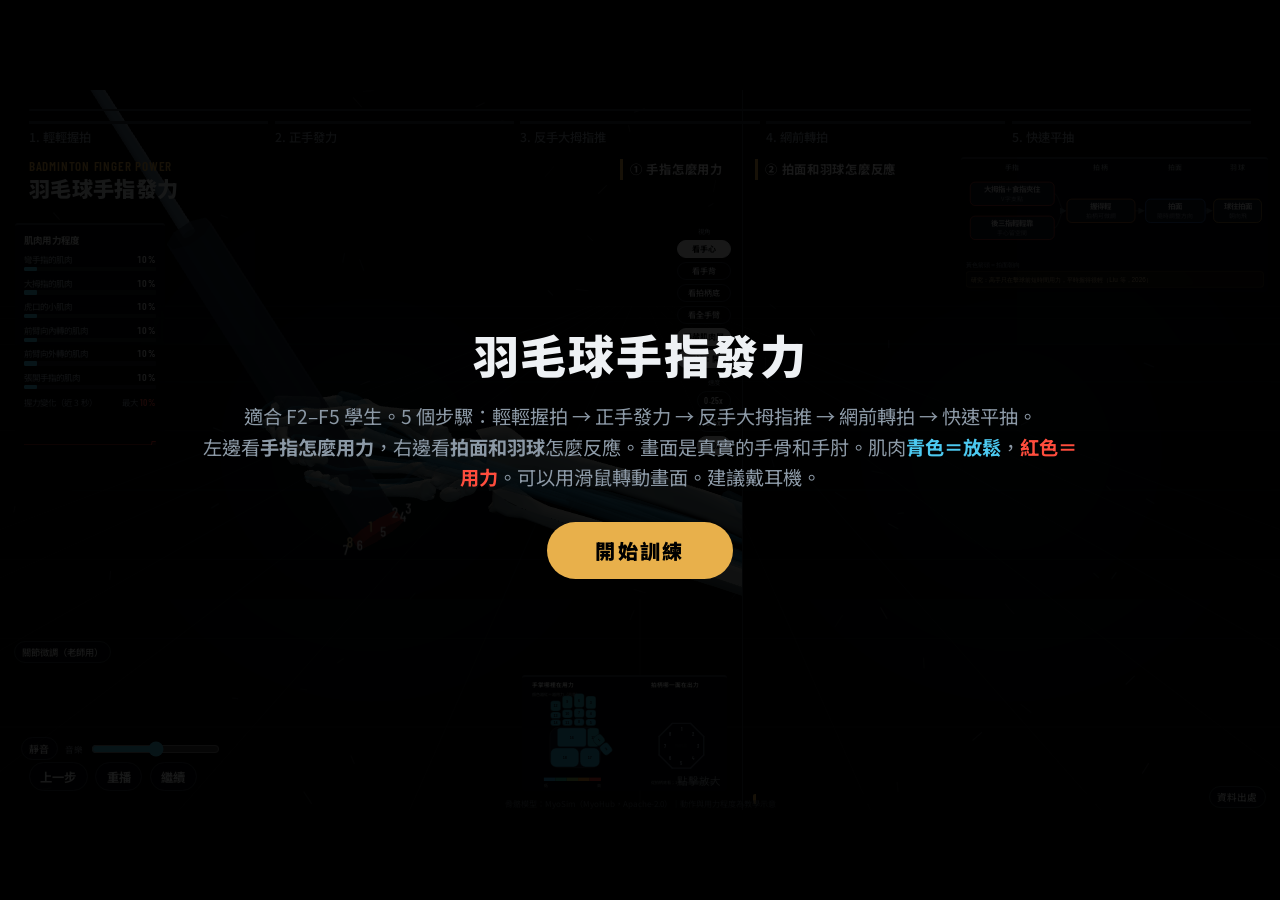
<file: index.html>
<!doctype html>
<html lang="zh-Hant">
<head>
<meta charset="utf-8"><meta name="viewport" content="width=device-width, initial-scale=1, viewport-fit=cover">
<script src="./vendor/p5.min.js"></script>
<title>羽毛球手指發力</title>
<link rel="preconnect" href="https://fonts.googleapis.com"><link rel="preconnect" href="https://fonts.gstatic.com" crossorigin>
<link href="https://fonts.googleapis.com/css2?family=Barlow+Condensed:wght@500;600;700&family=Noto+Sans+TC:wght@400;500;700;900&display=swap" rel="stylesheet">
<link rel="stylesheet" href="style_20261016164540.css">
<script type="importmap">{ "imports": { "three": "./vendor/three.module.js", "three/addons/": "./vendor/addons/" } }</script>
</head>
<body>
<div id="stage">
  <div id="bg"></div>
  <canvas id="gl"></canvas>
  <div id="divider"></div><div class="vlabel" id="vl1">① 手指怎麼用力</div><div class="vlabel" id="vl2">② 拍面和羽球怎麼反應</div>
  <div id="cmp"></div>
  <div id="top"><div id="progress"><i></i></div><div id="dots"></div><div id="title"><small>BADMINTON FINGER POWER</small>羽毛球手指發力</div></div>
  <div id="left"><h4>肌肉用力程度</h4><div id="bars"></div>
    <div id="peakRow"><span>握力變化（近 3 秒）</span><span>最大 <b id="peak">0%</b></span></div><div id="spark"></div></div>
  <div class="cluster" id="views"><span class="label">視角</span><button data-view="palm">看手心</button><button data-view="dorsal">看手背</button><button data-view="butt">看拍柄底</button><button data-view="arm">看全手臂</button><button id="musBtn" class="on">隱藏肌肉層</button><button id="heatBtn">用力熱力圖</button><button id="relBtn" class="on">圖解：開</button></div>
  <div class="cluster" id="speeds"><span class="label">速度</span><button data-speed="0.25">0.25x</button><button data-speed="0.5">0.5x</button><button data-speed="1" class="on">1.0x</button></div>
  <button id="dbgBtn">關節微調（老師用）</button>
  <div id="dbg"><label style="display:flex;gap:.5em"><input type="checkbox" id="dbgOn">啟用手動關節角（覆蓋動畫）</label><div id="dbgList"></div></div>
  <div id="sound"><button id="mute">靜音</button><label for="vol">音樂</label><input id="vol" type="range" min="0" max="1" step="0.05" value="0.5"></div>
  <div id="nav"><button id="btnPrev">上一步</button><button id="btnReplay">重播</button><button id="btnNext">繼續</button></div>
  <div id="subs"></div>
  <div id="panel"></div>
  <div id="finish"><button class="big warm" id="finishBtn">完成訓練</button></div>
  <canvas id="confetti"></canvas>
  <div id="mob">
    <section class="msec" id="msRel"></section>
    <section class="msec" id="msSubs"><p class="hint2">往下捲動：肌肉用力程度、資料出處</p></section>
    <section class="msec" id="msMus"><h3>肌肉用力程度</h3></section>
    <section class="msec" id="msRef"></section>
  </div>
  <div class="overlay" id="refs"><div class="refbox">
    <h2>資料出處</h2>
    <h4>研究</h4>
    <ul>
      <li><a href="https://efsupit.ro/images/stories/septembrie2024/Art%20247.pdf" target="_blank" rel="noopener">Pan, Kao &amp; Tsai（2024）。三種正手過頂擊球的握力與手掌壓力分佈。Journal of Physical Education and Sport, 24(9)</a>：中指末節受力最大；峰值在觸球前約 20–30 ms；手掌 18 區分區</li>
      <li><a href="https://pmc.ncbi.nlm.nih.gov/articles/PMC12876968/" target="_blank" rel="noopener">Liu 等（2026）。以實際擊球情境的握力評估羽球表現。Scientific Reports, 16:5055</a>：高手握力時間較短（殺球 0.41 s vs 1.25 s）；放網握力較小</li>
      <li><a href="http://www.journals.com.tw/jtepd/upload/journal/prog/6%E7%BE%BD%E7%90%83%E6%AE%BA%E7%90%83%E6%89%8B%E8%87%82%E8%82%8C%E7%BE%A4%E8%82%8C%E9%9B%BB%E6%B4%BB%E5%8C%96%E6%83%85%E5%BD%A2%E5%9C%A8%E8%A8%93%E7%B7%B4%E7%9A%84%E5%95%9F%E7%A4%BA.pdf" target="_blank" rel="noopener">王可富、黃連興、廖悅茗（2008）。羽球殺球手臂肌群肌電活化情形在訓練的啟示。師資培育與教師專業發展期刊, 1(2)</a></li>
      <li>Sakurai &amp; Ohtsuki（2000）。Journal of Sports Sciences, 18(11)：熟練者腕部肌肉用力時間較穩定（經 Pan 2024 文獻回顧引用）</li>
      <li>Rossi 等（2010）：殺球時總握力最大（經 Pan 2024 文獻回顧引用）</li>
    </ul>
    <h4>教學資源</h4>
    <ul>
      <li><a href="https://badminton-insight.com/how-to-use-your-wrist-in-badminton/" target="_blank" rel="noopener">Badminton Insight：How To Use Your Wrist In Badminton</a></li>
      <li><a href="https://www.youtube.com/watch?v=LEJrLziPAWw" target="_blank" rel="noopener">安東羽球教練：正反手如何握拍與發力（YouTube）</a></li>
      <li><a href="https://shuttletime.bwfbadminton.com/" target="_blank" rel="noopener">BWF Shuttle Time 官方教材</a></li>
    </ul>
    <h4>模型與工具</h4>
    <ul>
      <li><a href="https://github.com/MyoHub/myo_sim" target="_blank" rel="noopener">MyoSim（MyoHub）肌肉骨骼模型</a>，Apache-2.0：手骨、手肘、肌腱路徑</li>
      <li><a href="https://threejs.org/" target="_blank" rel="noopener">three.js</a>（3D）、<a href="https://p5js.org/" target="_blank" rel="noopener">p5.js</a>（背景）、<a href="https://github.com/rany2/edge-tts" target="_blank" rel="noopener">edge-tts</a>（旁白）</li>
    </ul>
    <p class="note">畫面中的關節角度、肌肉用力、握壓分佈與速度比較為教學示意，不是實測數據。</p>
    <button class="big" id="refsClose">關閉</button>
  </div></div>
  <div class="overlay" id="intro">
    <h1>羽毛球手指發力</h1>
    <p>適合 F2–F5 學生。5 個步驟：輕輕握拍 → 正手發力 → 反手大拇指推 → 網前轉拍 → 快速平抽。<br>左邊看<b>手指怎麼用力</b>，右邊看<b>拍面和羽球</b>怎麼反應。畫面是真實的手骨和手肘。肌肉<b class="c-relax">青色＝放鬆</b>，<b class="c-force">紅色＝用力</b>。可以用滑鼠轉動畫面。建議戴耳機。</p>
    <button class="big" id="btnStart">開始訓練</button>
  </div>
  <button id="refsBtn">資料出處</button>
  <div class="credit">骨骼模型：MyoSim（MyoHub，Apache-2.0）｜動作與用力程度為教學示意</div>
</div>
<script src="./bg_20261016111854.js"></script>
<script type="module" src="./app_20261016161052.js"></script>
</body>
</html>
</file>
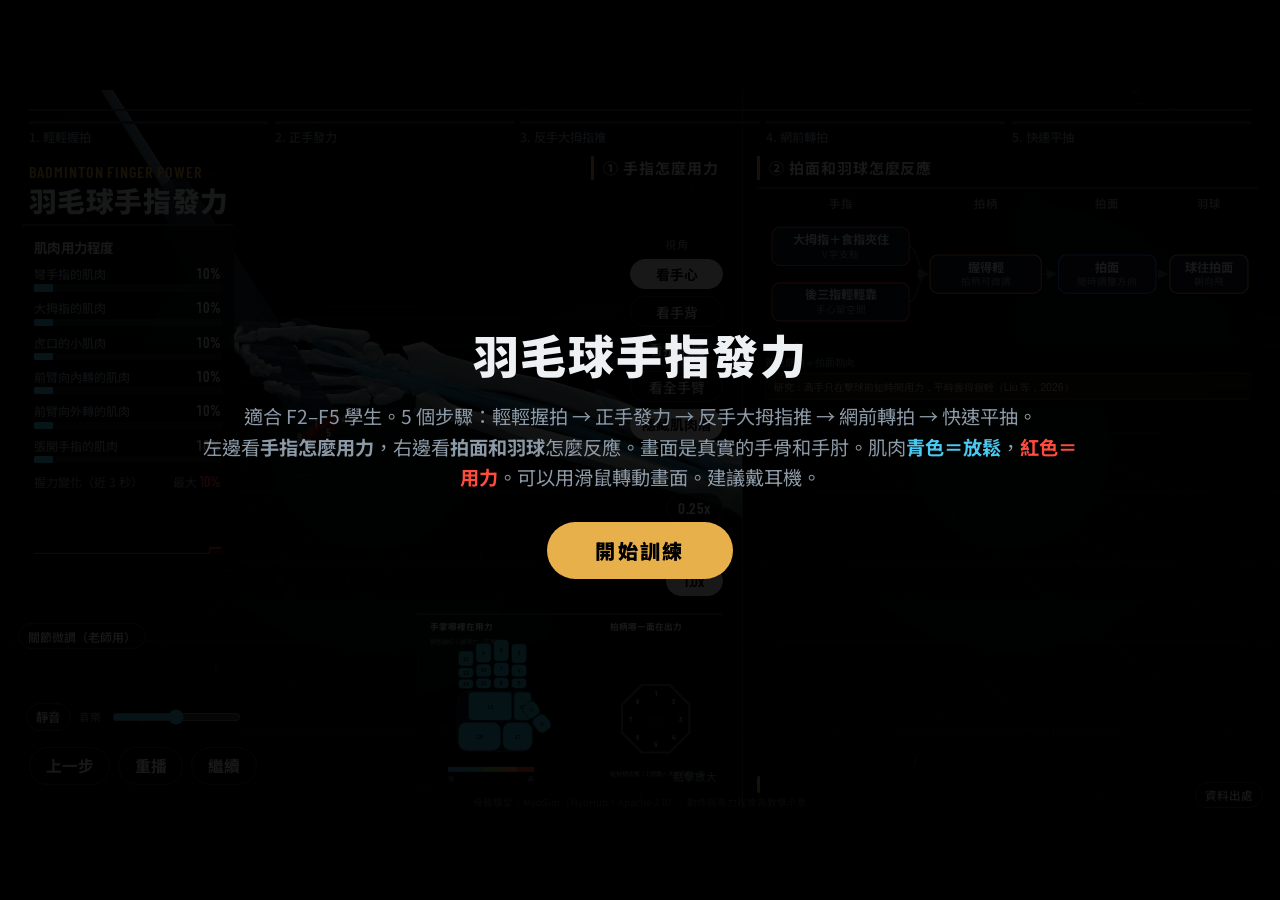
<file: index_20261016111854.html>
<!doctype html>
<html lang="zh-Hant">
<head>
<meta charset="utf-8"><meta name="viewport" content="width=device-width, initial-scale=1, viewport-fit=cover">
<script src="./vendor/p5.min.js"></script>
<title>羽毛球手指發力</title>
<link rel="preconnect" href="https://fonts.googleapis.com"><link rel="preconnect" href="https://fonts.gstatic.com" crossorigin>
<link href="https://fonts.googleapis.com/css2?family=Barlow+Condensed:wght@500;600;700&family=Noto+Sans+TC:wght@400;500;700;900&display=swap" rel="stylesheet">
<link rel="stylesheet" href="style_20261016110948.css">
<script type="importmap">{ "imports": { "three": "./vendor/three.module.js", "three/addons/": "./vendor/addons/" } }</script>
</head>
<body>
<div id="stage">
  <div id="bg"></div>
  <canvas id="gl"></canvas>
  <div id="divider"></div><div class="vlabel" id="vl1">① 手指怎麼用力</div><div class="vlabel" id="vl2">② 拍面和羽球怎麼反應</div>
  <div id="cmp"></div>
  <div id="top"><div id="progress"><i></i></div><div id="dots"></div><div id="title"><small>BADMINTON FINGER POWER</small>羽毛球手指發力</div></div>
  <div id="left"><h4>肌肉用力程度</h4><div id="bars"></div>
    <div id="peakRow"><span>握力變化（近 3 秒）</span><span>最大 <b id="peak">0%</b></span></div><div id="spark"></div></div>
  <div class="cluster" id="views"><span class="label">視角</span><button data-view="palm">看手心</button><button data-view="dorsal">看手背</button><button data-view="butt">看拍柄底</button><button data-view="arm">看全手臂</button><button id="musBtn" class="on">隱藏肌肉層</button><button id="heatBtn">用力熱力圖</button></div>
  <div class="cluster" id="speeds"><span class="label">速度</span><button data-speed="0.25">0.25x</button><button data-speed="0.5">0.5x</button><button data-speed="1" class="on">1.0x</button></div>
  <button id="dbgBtn">關節微調（老師用）</button>
  <div id="dbg"><label style="display:flex;gap:.5em"><input type="checkbox" id="dbgOn">啟用手動關節角（覆蓋動畫）</label><div id="dbgList"></div></div>
  <div id="sound"><button id="mute">靜音</button><label for="vol">音樂</label><input id="vol" type="range" min="0" max="1" step="0.05" value="0.5"></div>
  <div id="nav"><button id="btnPrev">上一步</button><button id="btnReplay">重播</button><button id="btnNext">繼續</button></div>
  <div id="subs"></div>
  <div id="panel"></div>
  <div id="finish"><button class="big warm" id="finishBtn">完成訓練</button></div>
  <canvas id="confetti"></canvas>
  <div class="overlay" id="refs"><div class="refbox">
    <h2>資料出處</h2>
    <h4>研究</h4>
    <ul>
      <li><a href="https://efsupit.ro/images/stories/septembrie2024/Art%20247.pdf" target="_blank" rel="noopener">Pan, Kao &amp; Tsai（2024）。三種正手過頂擊球的握力與手掌壓力分佈。Journal of Physical Education and Sport, 24(9)</a>：中指末節受力最大；峰值在觸球前約 20–30 ms；手掌 18 區分區</li>
      <li><a href="https://pmc.ncbi.nlm.nih.gov/articles/PMC12876968/" target="_blank" rel="noopener">Liu 等（2026）。以實際擊球情境的握力評估羽球表現。Scientific Reports, 16:5055</a>：高手握力時間較短（殺球 0.41 s vs 1.25 s）；放網握力較小</li>
      <li><a href="http://www.journals.com.tw/jtepd/upload/journal/prog/6%E7%BE%BD%E7%90%83%E6%AE%BA%E7%90%83%E6%89%8B%E8%87%82%E8%82%8C%E7%BE%A4%E8%82%8C%E9%9B%BB%E6%B4%BB%E5%8C%96%E6%83%85%E5%BD%A2%E5%9C%A8%E8%A8%93%E7%B7%B4%E7%9A%84%E5%95%9F%E7%A4%BA.pdf" target="_blank" rel="noopener">王可富、黃連興、廖悅茗（2008）。羽球殺球手臂肌群肌電活化情形在訓練的啟示。師資培育與教師專業發展期刊, 1(2)</a></li>
      <li>Sakurai &amp; Ohtsuki（2000）。Journal of Sports Sciences, 18(11)：熟練者腕部肌肉用力時間較穩定（經 Pan 2024 文獻回顧引用）</li>
      <li>Rossi 等（2010）：殺球時總握力最大（經 Pan 2024 文獻回顧引用）</li>
    </ul>
    <h4>教學資源</h4>
    <ul>
      <li><a href="https://badminton-insight.com/how-to-use-your-wrist-in-badminton/" target="_blank" rel="noopener">Badminton Insight：How To Use Your Wrist In Badminton</a></li>
      <li><a href="https://www.youtube.com/watch?v=LEJrLziPAWw" target="_blank" rel="noopener">安東羽球教練：正反手如何握拍與發力（YouTube）</a></li>
      <li><a href="https://shuttletime.bwfbadminton.com/" target="_blank" rel="noopener">BWF Shuttle Time 官方教材</a></li>
    </ul>
    <h4>模型與工具</h4>
    <ul>
      <li><a href="https://github.com/MyoHub/myo_sim" target="_blank" rel="noopener">MyoSim（MyoHub）肌肉骨骼模型</a>，Apache-2.0：手骨、手肘、肌腱路徑</li>
      <li><a href="https://threejs.org/" target="_blank" rel="noopener">three.js</a>（3D）、<a href="https://p5js.org/" target="_blank" rel="noopener">p5.js</a>（背景）、<a href="https://github.com/rany2/edge-tts" target="_blank" rel="noopener">edge-tts</a>（旁白）</li>
    </ul>
    <p class="note">畫面中的關節角度、肌肉用力、握壓分佈與速度比較為教學示意，不是實測數據。</p>
    <button class="big" id="refsClose">關閉</button>
  </div></div>
  <div class="overlay" id="intro">
    <h1>羽毛球手指發力</h1>
    <p>適合 F2–F5 學生。5 個步驟：輕輕握拍 → 正手發力 → 反手大拇指推 → 網前轉拍 → 快速平抽。<br>左邊看<b>手指怎麼用力</b>，右邊看<b>拍面和羽球</b>怎麼反應。畫面是真實的手骨和手肘。肌肉<b class="c-relax">青色＝放鬆</b>，<b class="c-force">紅色＝用力</b>。可以用滑鼠轉動畫面。建議戴耳機。</p>
    <button class="big" id="btnStart">開始訓練</button>
  </div>
  <button id="refsBtn">資料出處</button>
  <div class="credit">骨骼模型：MyoSim（MyoHub，Apache-2.0）｜動作與用力程度為教學示意</div>
</div>
<script src="./bg_20261016111854.js"></script>
<script type="module" src="./app_20261016110948.js"></script>
</body>
</html>
</file>
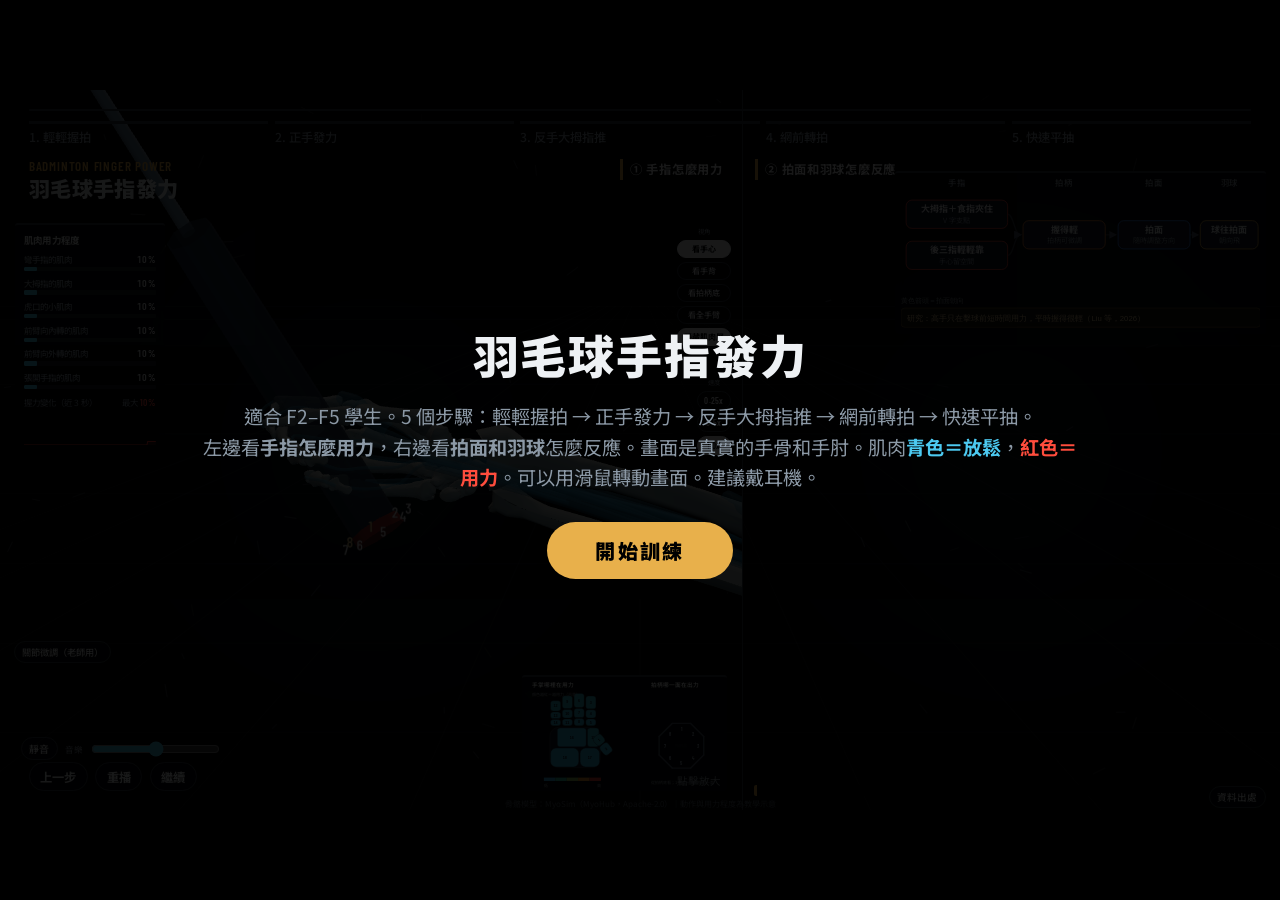
<file: index_20261016113110.html>
<!doctype html>
<html lang="zh-Hant">
<head>
<meta charset="utf-8"><meta name="viewport" content="width=device-width, initial-scale=1, viewport-fit=cover">
<script src="./vendor/p5.min.js"></script>
<title>羽毛球手指發力</title>
<link rel="preconnect" href="https://fonts.googleapis.com"><link rel="preconnect" href="https://fonts.gstatic.com" crossorigin>
<link href="https://fonts.googleapis.com/css2?family=Barlow+Condensed:wght@500;600;700&family=Noto+Sans+TC:wght@400;500;700;900&display=swap" rel="stylesheet">
<link rel="stylesheet" href="style_20261016113110.css">
<script type="importmap">{ "imports": { "three": "./vendor/three.module.js", "three/addons/": "./vendor/addons/" } }</script>
</head>
<body>
<div id="stage">
  <div id="bg"></div>
  <canvas id="gl"></canvas>
  <div id="divider"></div><div class="vlabel" id="vl1">① 手指怎麼用力</div><div class="vlabel" id="vl2">② 拍面和羽球怎麼反應</div>
  <div id="cmp"></div>
  <div id="top"><div id="progress"><i></i></div><div id="dots"></div><div id="title"><small>BADMINTON FINGER POWER</small>羽毛球手指發力</div></div>
  <div id="left"><h4>肌肉用力程度</h4><div id="bars"></div>
    <div id="peakRow"><span>握力變化（近 3 秒）</span><span>最大 <b id="peak">0%</b></span></div><div id="spark"></div></div>
  <div class="cluster" id="views"><span class="label">視角</span><button data-view="palm">看手心</button><button data-view="dorsal">看手背</button><button data-view="butt">看拍柄底</button><button data-view="arm">看全手臂</button><button id="musBtn" class="on">隱藏肌肉層</button><button id="heatBtn">用力熱力圖</button></div>
  <div class="cluster" id="speeds"><span class="label">速度</span><button data-speed="0.25">0.25x</button><button data-speed="0.5">0.5x</button><button data-speed="1" class="on">1.0x</button></div>
  <button id="dbgBtn">關節微調（老師用）</button>
  <div id="dbg"><label style="display:flex;gap:.5em"><input type="checkbox" id="dbgOn">啟用手動關節角（覆蓋動畫）</label><div id="dbgList"></div></div>
  <div id="sound"><button id="mute">靜音</button><label for="vol">音樂</label><input id="vol" type="range" min="0" max="1" step="0.05" value="0.5"></div>
  <div id="nav"><button id="btnPrev">上一步</button><button id="btnReplay">重播</button><button id="btnNext">繼續</button></div>
  <div id="subs"></div>
  <div id="panel"></div>
  <div id="finish"><button class="big warm" id="finishBtn">完成訓練</button></div>
  <canvas id="confetti"></canvas>
  <div class="overlay" id="refs"><div class="refbox">
    <h2>資料出處</h2>
    <h4>研究</h4>
    <ul>
      <li><a href="https://efsupit.ro/images/stories/septembrie2024/Art%20247.pdf" target="_blank" rel="noopener">Pan, Kao &amp; Tsai（2024）。三種正手過頂擊球的握力與手掌壓力分佈。Journal of Physical Education and Sport, 24(9)</a>：中指末節受力最大；峰值在觸球前約 20–30 ms；手掌 18 區分區</li>
      <li><a href="https://pmc.ncbi.nlm.nih.gov/articles/PMC12876968/" target="_blank" rel="noopener">Liu 等（2026）。以實際擊球情境的握力評估羽球表現。Scientific Reports, 16:5055</a>：高手握力時間較短（殺球 0.41 s vs 1.25 s）；放網握力較小</li>
      <li><a href="http://www.journals.com.tw/jtepd/upload/journal/prog/6%E7%BE%BD%E7%90%83%E6%AE%BA%E7%90%83%E6%89%8B%E8%87%82%E8%82%8C%E7%BE%A4%E8%82%8C%E9%9B%BB%E6%B4%BB%E5%8C%96%E6%83%85%E5%BD%A2%E5%9C%A8%E8%A8%93%E7%B7%B4%E7%9A%84%E5%95%9F%E7%A4%BA.pdf" target="_blank" rel="noopener">王可富、黃連興、廖悅茗（2008）。羽球殺球手臂肌群肌電活化情形在訓練的啟示。師資培育與教師專業發展期刊, 1(2)</a></li>
      <li>Sakurai &amp; Ohtsuki（2000）。Journal of Sports Sciences, 18(11)：熟練者腕部肌肉用力時間較穩定（經 Pan 2024 文獻回顧引用）</li>
      <li>Rossi 等（2010）：殺球時總握力最大（經 Pan 2024 文獻回顧引用）</li>
    </ul>
    <h4>教學資源</h4>
    <ul>
      <li><a href="https://badminton-insight.com/how-to-use-your-wrist-in-badminton/" target="_blank" rel="noopener">Badminton Insight：How To Use Your Wrist In Badminton</a></li>
      <li><a href="https://www.youtube.com/watch?v=LEJrLziPAWw" target="_blank" rel="noopener">安東羽球教練：正反手如何握拍與發力（YouTube）</a></li>
      <li><a href="https://shuttletime.bwfbadminton.com/" target="_blank" rel="noopener">BWF Shuttle Time 官方教材</a></li>
    </ul>
    <h4>模型與工具</h4>
    <ul>
      <li><a href="https://github.com/MyoHub/myo_sim" target="_blank" rel="noopener">MyoSim（MyoHub）肌肉骨骼模型</a>，Apache-2.0：手骨、手肘、肌腱路徑</li>
      <li><a href="https://threejs.org/" target="_blank" rel="noopener">three.js</a>（3D）、<a href="https://p5js.org/" target="_blank" rel="noopener">p5.js</a>（背景）、<a href="https://github.com/rany2/edge-tts" target="_blank" rel="noopener">edge-tts</a>（旁白）</li>
    </ul>
    <p class="note">畫面中的關節角度、肌肉用力、握壓分佈與速度比較為教學示意，不是實測數據。</p>
    <button class="big" id="refsClose">關閉</button>
  </div></div>
  <div class="overlay" id="intro">
    <h1>羽毛球手指發力</h1>
    <p>適合 F2–F5 學生。5 個步驟：輕輕握拍 → 正手發力 → 反手大拇指推 → 網前轉拍 → 快速平抽。<br>左邊看<b>手指怎麼用力</b>，右邊看<b>拍面和羽球</b>怎麼反應。畫面是真實的手骨和手肘。肌肉<b class="c-relax">青色＝放鬆</b>，<b class="c-force">紅色＝用力</b>。可以用滑鼠轉動畫面。建議戴耳機。</p>
    <button class="big" id="btnStart">開始訓練</button>
  </div>
  <button id="refsBtn">資料出處</button>
  <div class="credit">骨骼模型：MyoSim（MyoHub，Apache-2.0）｜動作與用力程度為教學示意</div>
</div>
<script src="./bg_20261016111854.js"></script>
<script type="module" src="./app_20261016112600.js"></script>
</body>
</html>
</file>
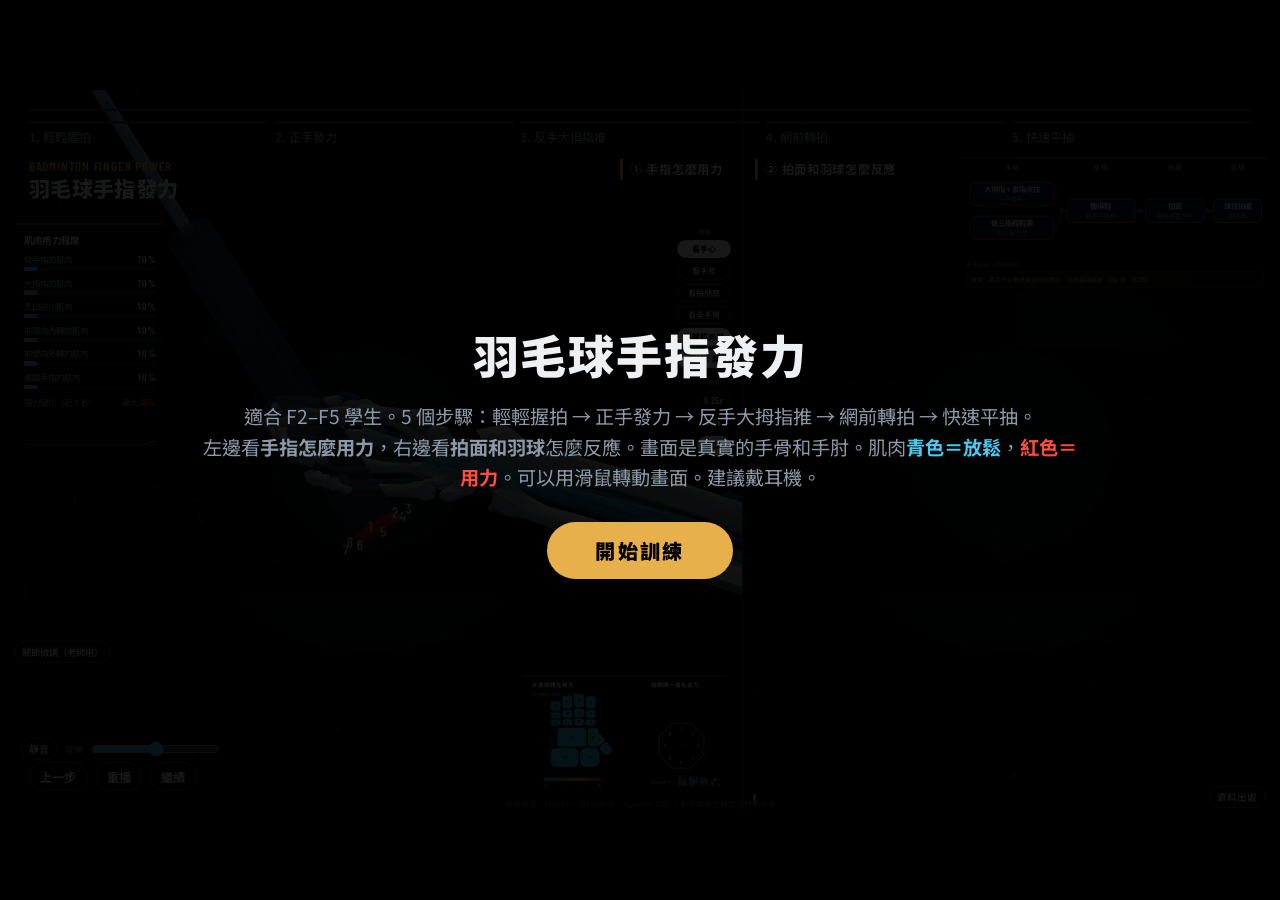
<file: index_20261016122409.html>
<!doctype html>
<html lang="zh-Hant">
<head>
<meta charset="utf-8"><meta name="viewport" content="width=device-width, initial-scale=1, viewport-fit=cover">
<script src="./vendor/p5.min.js"></script>
<title>羽毛球手指發力</title>
<link rel="preconnect" href="https://fonts.googleapis.com"><link rel="preconnect" href="https://fonts.gstatic.com" crossorigin>
<link href="https://fonts.googleapis.com/css2?family=Barlow+Condensed:wght@500;600;700&family=Noto+Sans+TC:wght@400;500;700;900&display=swap" rel="stylesheet">
<link rel="stylesheet" href="style_20261016122409.css">
<script type="importmap">{ "imports": { "three": "./vendor/three.module.js", "three/addons/": "./vendor/addons/" } }</script>
</head>
<body>
<div id="stage">
  <div id="bg"></div>
  <canvas id="gl"></canvas>
  <div id="divider"></div><div class="vlabel" id="vl1">① 手指怎麼用力</div><div class="vlabel" id="vl2">② 拍面和羽球怎麼反應</div>
  <div id="cmp"></div>
  <div id="top"><div id="progress"><i></i></div><div id="dots"></div><div id="title"><small>BADMINTON FINGER POWER</small>羽毛球手指發力</div></div>
  <div id="left"><h4>肌肉用力程度</h4><div id="bars"></div>
    <div id="peakRow"><span>握力變化（近 3 秒）</span><span>最大 <b id="peak">0%</b></span></div><div id="spark"></div></div>
  <div class="cluster" id="views"><span class="label">視角</span><button data-view="palm">看手心</button><button data-view="dorsal">看手背</button><button data-view="butt">看拍柄底</button><button data-view="arm">看全手臂</button><button id="musBtn" class="on">隱藏肌肉層</button><button id="heatBtn">用力熱力圖</button><button id="relBtn" class="on">圖解：開</button></div>
  <div class="cluster" id="speeds"><span class="label">速度</span><button data-speed="0.25">0.25x</button><button data-speed="0.5">0.5x</button><button data-speed="1" class="on">1.0x</button></div>
  <button id="dbgBtn">關節微調（老師用）</button>
  <div id="dbg"><label style="display:flex;gap:.5em"><input type="checkbox" id="dbgOn">啟用手動關節角（覆蓋動畫）</label><div id="dbgList"></div></div>
  <div id="sound"><button id="mute">靜音</button><label for="vol">音樂</label><input id="vol" type="range" min="0" max="1" step="0.05" value="0.5"></div>
  <div id="nav"><button id="btnPrev">上一步</button><button id="btnReplay">重播</button><button id="btnNext">繼續</button></div>
  <div id="subs"></div>
  <div id="panel"></div>
  <div id="finish"><button class="big warm" id="finishBtn">完成訓練</button></div>
  <canvas id="confetti"></canvas>
  <div class="overlay" id="refs"><div class="refbox">
    <h2>資料出處</h2>
    <h4>研究</h4>
    <ul>
      <li><a href="https://efsupit.ro/images/stories/septembrie2024/Art%20247.pdf" target="_blank" rel="noopener">Pan, Kao &amp; Tsai（2024）。三種正手過頂擊球的握力與手掌壓力分佈。Journal of Physical Education and Sport, 24(9)</a>：中指末節受力最大；峰值在觸球前約 20–30 ms；手掌 18 區分區</li>
      <li><a href="https://pmc.ncbi.nlm.nih.gov/articles/PMC12876968/" target="_blank" rel="noopener">Liu 等（2026）。以實際擊球情境的握力評估羽球表現。Scientific Reports, 16:5055</a>：高手握力時間較短（殺球 0.41 s vs 1.25 s）；放網握力較小</li>
      <li><a href="http://www.journals.com.tw/jtepd/upload/journal/prog/6%E7%BE%BD%E7%90%83%E6%AE%BA%E7%90%83%E6%89%8B%E8%87%82%E8%82%8C%E7%BE%A4%E8%82%8C%E9%9B%BB%E6%B4%BB%E5%8C%96%E6%83%85%E5%BD%A2%E5%9C%A8%E8%A8%93%E7%B7%B4%E7%9A%84%E5%95%9F%E7%A4%BA.pdf" target="_blank" rel="noopener">王可富、黃連興、廖悅茗（2008）。羽球殺球手臂肌群肌電活化情形在訓練的啟示。師資培育與教師專業發展期刊, 1(2)</a></li>
      <li>Sakurai &amp; Ohtsuki（2000）。Journal of Sports Sciences, 18(11)：熟練者腕部肌肉用力時間較穩定（經 Pan 2024 文獻回顧引用）</li>
      <li>Rossi 等（2010）：殺球時總握力最大（經 Pan 2024 文獻回顧引用）</li>
    </ul>
    <h4>教學資源</h4>
    <ul>
      <li><a href="https://badminton-insight.com/how-to-use-your-wrist-in-badminton/" target="_blank" rel="noopener">Badminton Insight：How To Use Your Wrist In Badminton</a></li>
      <li><a href="https://www.youtube.com/watch?v=LEJrLziPAWw" target="_blank" rel="noopener">安東羽球教練：正反手如何握拍與發力（YouTube）</a></li>
      <li><a href="https://shuttletime.bwfbadminton.com/" target="_blank" rel="noopener">BWF Shuttle Time 官方教材</a></li>
    </ul>
    <h4>模型與工具</h4>
    <ul>
      <li><a href="https://github.com/MyoHub/myo_sim" target="_blank" rel="noopener">MyoSim（MyoHub）肌肉骨骼模型</a>，Apache-2.0：手骨、手肘、肌腱路徑</li>
      <li><a href="https://threejs.org/" target="_blank" rel="noopener">three.js</a>（3D）、<a href="https://p5js.org/" target="_blank" rel="noopener">p5.js</a>（背景）、<a href="https://github.com/rany2/edge-tts" target="_blank" rel="noopener">edge-tts</a>（旁白）</li>
    </ul>
    <p class="note">畫面中的關節角度、肌肉用力、握壓分佈與速度比較為教學示意，不是實測數據。</p>
    <button class="big" id="refsClose">關閉</button>
  </div></div>
  <div class="overlay" id="intro">
    <h1>羽毛球手指發力</h1>
    <p>適合 F2–F5 學生。5 個步驟：輕輕握拍 → 正手發力 → 反手大拇指推 → 網前轉拍 → 快速平抽。<br>左邊看<b>手指怎麼用力</b>，右邊看<b>拍面和羽球</b>怎麼反應。畫面是真實的手骨和手肘。肌肉<b class="c-relax">青色＝放鬆</b>，<b class="c-force">紅色＝用力</b>。可以用滑鼠轉動畫面。建議戴耳機。</p>
    <button class="big" id="btnStart">開始訓練</button>
  </div>
  <button id="refsBtn">資料出處</button>
  <div class="credit">骨骼模型：MyoSim（MyoHub，Apache-2.0）｜動作與用力程度為教學示意</div>
</div>
<script src="./bg_20261016111854.js"></script>
<script type="module" src="./app_20261016122409.js"></script>
</body>
</html>
</file>
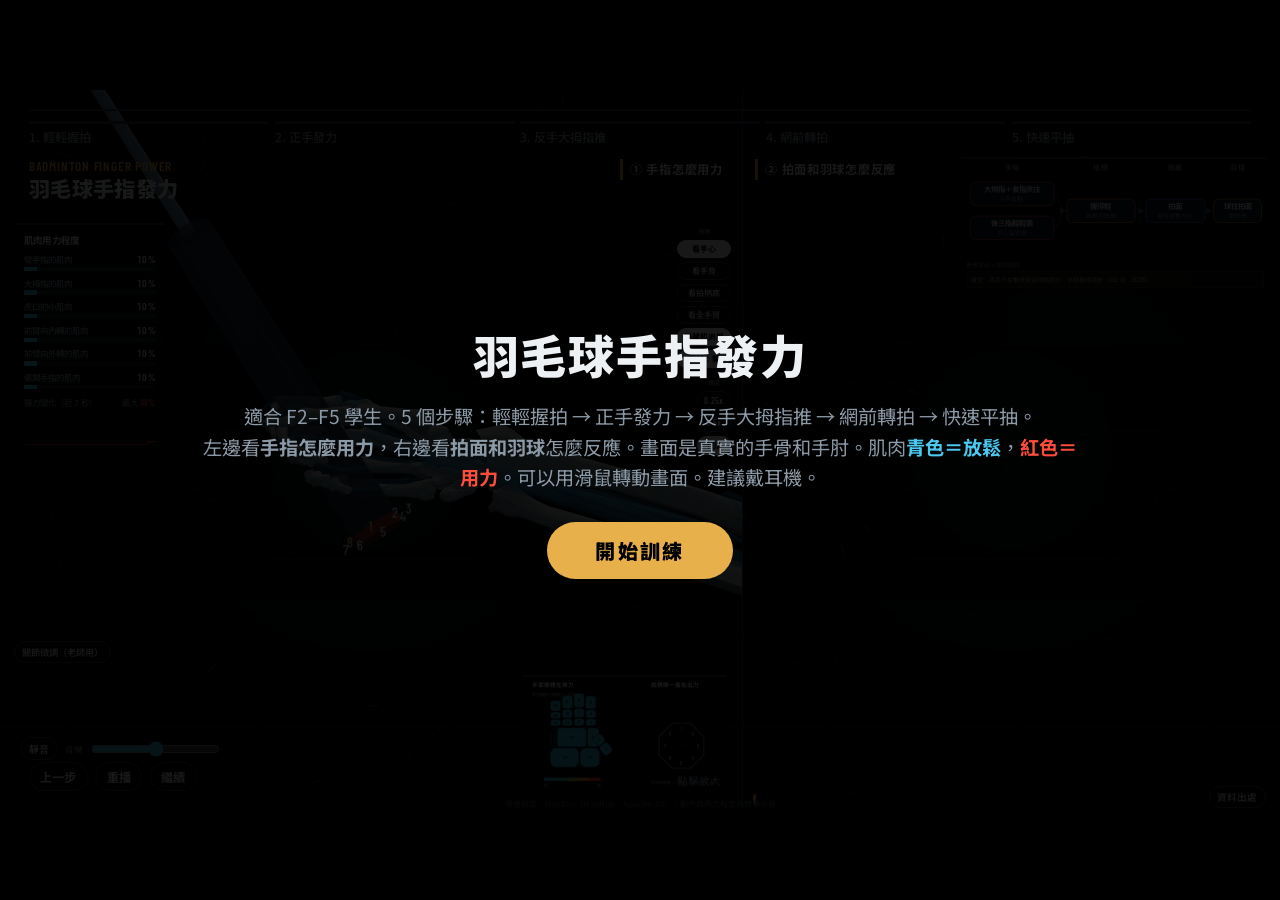
<file: index_20261016160016.html>
<!doctype html>
<html lang="zh-Hant">
<head>
<meta charset="utf-8"><meta name="viewport" content="width=device-width, initial-scale=1, viewport-fit=cover">
<script src="./vendor/p5.min.js"></script>
<title>羽毛球手指發力</title>
<link rel="preconnect" href="https://fonts.googleapis.com"><link rel="preconnect" href="https://fonts.gstatic.com" crossorigin>
<link href="https://fonts.googleapis.com/css2?family=Barlow+Condensed:wght@500;600;700&family=Noto+Sans+TC:wght@400;500;700;900&display=swap" rel="stylesheet">
<link rel="stylesheet" href="style_20261016160016.css">
<script type="importmap">{ "imports": { "three": "./vendor/three.module.js", "three/addons/": "./vendor/addons/" } }</script>
</head>
<body>
<div id="stage">
  <div id="bg"></div>
  <canvas id="gl"></canvas>
  <div id="divider"></div><div class="vlabel" id="vl1">① 手指怎麼用力</div><div class="vlabel" id="vl2">② 拍面和羽球怎麼反應</div>
  <div id="cmp"></div>
  <div id="top"><div id="progress"><i></i></div><div id="dots"></div><div id="title"><small>BADMINTON FINGER POWER</small>羽毛球手指發力</div></div>
  <div id="left"><h4>肌肉用力程度</h4><div id="bars"></div>
    <div id="peakRow"><span>握力變化（近 3 秒）</span><span>最大 <b id="peak">0%</b></span></div><div id="spark"></div></div>
  <div class="cluster" id="views"><span class="label">視角</span><button data-view="palm">看手心</button><button data-view="dorsal">看手背</button><button data-view="butt">看拍柄底</button><button data-view="arm">看全手臂</button><button id="musBtn" class="on">隱藏肌肉層</button><button id="heatBtn">用力熱力圖</button><button id="relBtn" class="on">圖解：開</button></div>
  <div class="cluster" id="speeds"><span class="label">速度</span><button data-speed="0.25">0.25x</button><button data-speed="0.5">0.5x</button><button data-speed="1" class="on">1.0x</button></div>
  <button id="dbgBtn">關節微調（老師用）</button>
  <div id="dbg"><label style="display:flex;gap:.5em"><input type="checkbox" id="dbgOn">啟用手動關節角（覆蓋動畫）</label><div id="dbgList"></div></div>
  <div id="sound"><button id="mute">靜音</button><label for="vol">音樂</label><input id="vol" type="range" min="0" max="1" step="0.05" value="0.5"></div>
  <div id="nav"><button id="btnPrev">上一步</button><button id="btnReplay">重播</button><button id="btnNext">繼續</button></div>
  <div id="subs"></div>
  <div id="panel"></div>
  <div id="finish"><button class="big warm" id="finishBtn">完成訓練</button></div>
  <canvas id="confetti"></canvas>
  <div id="mob">
    <section class="msec" id="msSubs"><p class="hint2">往下捲動：因果圖解、肌肉數據、手掌熱力圖</p></section>
    <section class="msec" id="msRel"><h3>因果關係：手指 → 拍柄 → 拍頭 → 羽球</h3></section>
    <section class="msec" id="msMus"><h3>肌肉用力程度</h3></section>
    <section class="msec" id="msHeat"><h3>手掌哪裡在用力・拍柄哪一面出力</h3><p class="hint3">點圖可放大</p></section>
    <section class="msec" id="msRef"></section>
  </div>
  <div class="overlay" id="refs"><div class="refbox">
    <h2>資料出處</h2>
    <h4>研究</h4>
    <ul>
      <li><a href="https://efsupit.ro/images/stories/septembrie2024/Art%20247.pdf" target="_blank" rel="noopener">Pan, Kao &amp; Tsai（2024）。三種正手過頂擊球的握力與手掌壓力分佈。Journal of Physical Education and Sport, 24(9)</a>：中指末節受力最大；峰值在觸球前約 20–30 ms；手掌 18 區分區</li>
      <li><a href="https://pmc.ncbi.nlm.nih.gov/articles/PMC12876968/" target="_blank" rel="noopener">Liu 等（2026）。以實際擊球情境的握力評估羽球表現。Scientific Reports, 16:5055</a>：高手握力時間較短（殺球 0.41 s vs 1.25 s）；放網握力較小</li>
      <li><a href="http://www.journals.com.tw/jtepd/upload/journal/prog/6%E7%BE%BD%E7%90%83%E6%AE%BA%E7%90%83%E6%89%8B%E8%87%82%E8%82%8C%E7%BE%A4%E8%82%8C%E9%9B%BB%E6%B4%BB%E5%8C%96%E6%83%85%E5%BD%A2%E5%9C%A8%E8%A8%93%E7%B7%B4%E7%9A%84%E5%95%9F%E7%A4%BA.pdf" target="_blank" rel="noopener">王可富、黃連興、廖悅茗（2008）。羽球殺球手臂肌群肌電活化情形在訓練的啟示。師資培育與教師專業發展期刊, 1(2)</a></li>
      <li>Sakurai &amp; Ohtsuki（2000）。Journal of Sports Sciences, 18(11)：熟練者腕部肌肉用力時間較穩定（經 Pan 2024 文獻回顧引用）</li>
      <li>Rossi 等（2010）：殺球時總握力最大（經 Pan 2024 文獻回顧引用）</li>
    </ul>
    <h4>教學資源</h4>
    <ul>
      <li><a href="https://badminton-insight.com/how-to-use-your-wrist-in-badminton/" target="_blank" rel="noopener">Badminton Insight：How To Use Your Wrist In Badminton</a></li>
      <li><a href="https://www.youtube.com/watch?v=LEJrLziPAWw" target="_blank" rel="noopener">安東羽球教練：正反手如何握拍與發力（YouTube）</a></li>
      <li><a href="https://shuttletime.bwfbadminton.com/" target="_blank" rel="noopener">BWF Shuttle Time 官方教材</a></li>
    </ul>
    <h4>模型與工具</h4>
    <ul>
      <li><a href="https://github.com/MyoHub/myo_sim" target="_blank" rel="noopener">MyoSim（MyoHub）肌肉骨骼模型</a>，Apache-2.0：手骨、手肘、肌腱路徑</li>
      <li><a href="https://threejs.org/" target="_blank" rel="noopener">three.js</a>（3D）、<a href="https://p5js.org/" target="_blank" rel="noopener">p5.js</a>（背景）、<a href="https://github.com/rany2/edge-tts" target="_blank" rel="noopener">edge-tts</a>（旁白）</li>
    </ul>
    <p class="note">畫面中的關節角度、肌肉用力、握壓分佈與速度比較為教學示意，不是實測數據。</p>
    <button class="big" id="refsClose">關閉</button>
  </div></div>
  <div class="overlay" id="intro">
    <h1>羽毛球手指發力</h1>
    <p>適合 F2–F5 學生。5 個步驟：輕輕握拍 → 正手發力 → 反手大拇指推 → 網前轉拍 → 快速平抽。<br>左邊看<b>手指怎麼用力</b>，右邊看<b>拍面和羽球</b>怎麼反應。畫面是真實的手骨和手肘。肌肉<b class="c-relax">青色＝放鬆</b>，<b class="c-force">紅色＝用力</b>。可以用滑鼠轉動畫面。建議戴耳機。</p>
    <button class="big" id="btnStart">開始訓練</button>
  </div>
  <button id="refsBtn">資料出處</button>
  <div class="credit">骨骼模型：MyoSim（MyoHub，Apache-2.0）｜動作與用力程度為教學示意</div>
</div>
<script src="./bg_20261016111854.js"></script>
<script type="module" src="./app_20261016160016.js"></script>
</body>
</html>
</file>
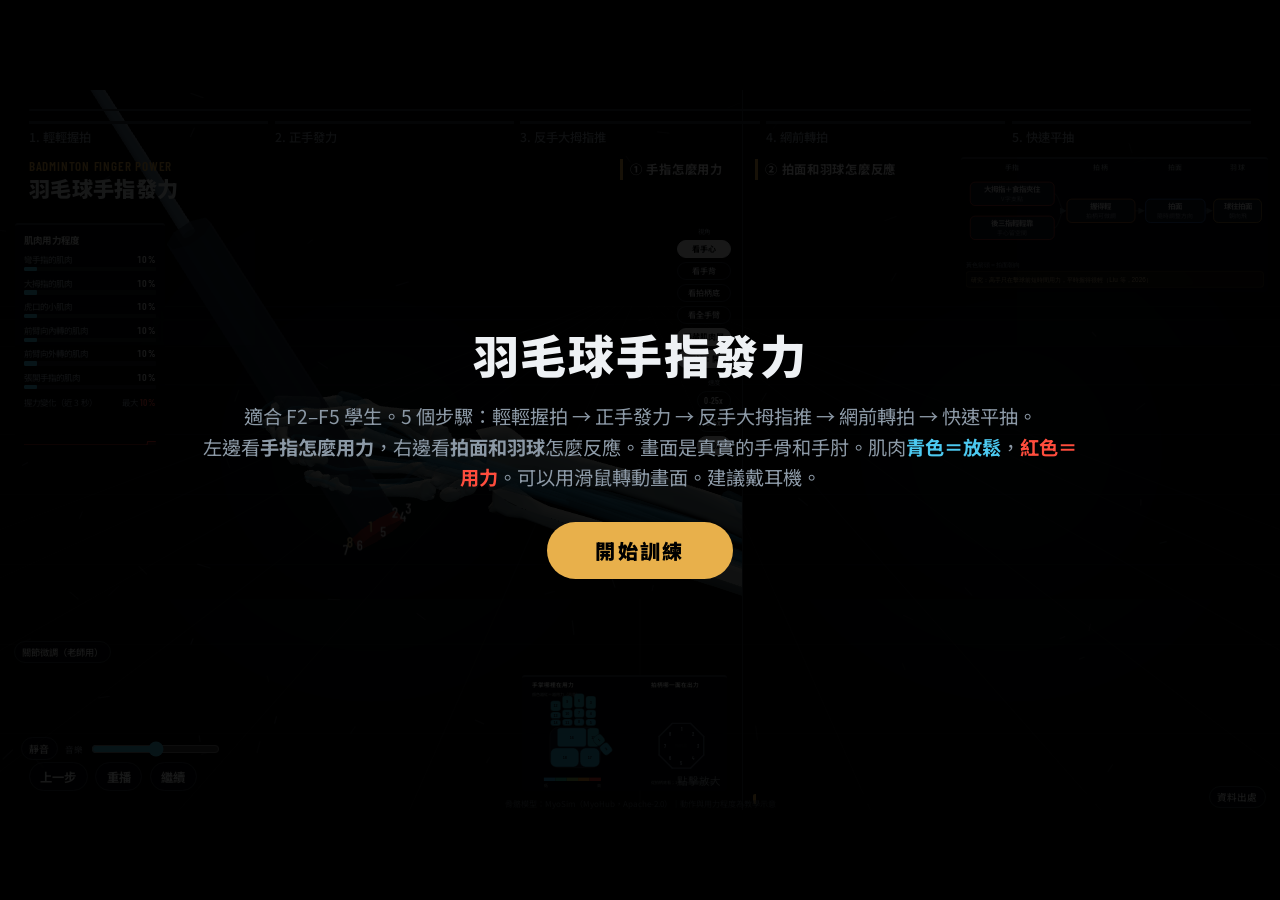
<file: index_20261016161052.html>
<!doctype html>
<html lang="zh-Hant">
<head>
<meta charset="utf-8"><meta name="viewport" content="width=device-width, initial-scale=1, viewport-fit=cover">
<script src="./vendor/p5.min.js"></script>
<title>羽毛球手指發力</title>
<link rel="preconnect" href="https://fonts.googleapis.com"><link rel="preconnect" href="https://fonts.gstatic.com" crossorigin>
<link href="https://fonts.googleapis.com/css2?family=Barlow+Condensed:wght@500;600;700&family=Noto+Sans+TC:wght@400;500;700;900&display=swap" rel="stylesheet">
<link rel="stylesheet" href="style_20261016161052.css">
<script type="importmap">{ "imports": { "three": "./vendor/three.module.js", "three/addons/": "./vendor/addons/" } }</script>
</head>
<body>
<div id="stage">
  <div id="bg"></div>
  <canvas id="gl"></canvas>
  <div id="divider"></div><div class="vlabel" id="vl1">① 手指怎麼用力</div><div class="vlabel" id="vl2">② 拍面和羽球怎麼反應</div>
  <div id="cmp"></div>
  <div id="top"><div id="progress"><i></i></div><div id="dots"></div><div id="title"><small>BADMINTON FINGER POWER</small>羽毛球手指發力</div></div>
  <div id="left"><h4>肌肉用力程度</h4><div id="bars"></div>
    <div id="peakRow"><span>握力變化（近 3 秒）</span><span>最大 <b id="peak">0%</b></span></div><div id="spark"></div></div>
  <div class="cluster" id="views"><span class="label">視角</span><button data-view="palm">看手心</button><button data-view="dorsal">看手背</button><button data-view="butt">看拍柄底</button><button data-view="arm">看全手臂</button><button id="musBtn" class="on">隱藏肌肉層</button><button id="heatBtn">用力熱力圖</button><button id="relBtn" class="on">圖解：開</button></div>
  <div class="cluster" id="speeds"><span class="label">速度</span><button data-speed="0.25">0.25x</button><button data-speed="0.5">0.5x</button><button data-speed="1" class="on">1.0x</button></div>
  <button id="dbgBtn">關節微調（老師用）</button>
  <div id="dbg"><label style="display:flex;gap:.5em"><input type="checkbox" id="dbgOn">啟用手動關節角（覆蓋動畫）</label><div id="dbgList"></div></div>
  <div id="sound"><button id="mute">靜音</button><label for="vol">音樂</label><input id="vol" type="range" min="0" max="1" step="0.05" value="0.5"></div>
  <div id="nav"><button id="btnPrev">上一步</button><button id="btnReplay">重播</button><button id="btnNext">繼續</button></div>
  <div id="subs"></div>
  <div id="panel"></div>
  <div id="finish"><button class="big warm" id="finishBtn">完成訓練</button></div>
  <canvas id="confetti"></canvas>
  <div id="mob">
    <section class="msec" id="msRel"></section>
    <section class="msec" id="msSubs"><p class="hint2">往下捲動：肌肉用力程度、資料出處</p></section>
    <section class="msec" id="msMus"><h3>肌肉用力程度</h3></section>
    <section class="msec" id="msRef"></section>
  </div>
  <div class="overlay" id="refs"><div class="refbox">
    <h2>資料出處</h2>
    <h4>研究</h4>
    <ul>
      <li><a href="https://efsupit.ro/images/stories/septembrie2024/Art%20247.pdf" target="_blank" rel="noopener">Pan, Kao &amp; Tsai（2024）。三種正手過頂擊球的握力與手掌壓力分佈。Journal of Physical Education and Sport, 24(9)</a>：中指末節受力最大；峰值在觸球前約 20–30 ms；手掌 18 區分區</li>
      <li><a href="https://pmc.ncbi.nlm.nih.gov/articles/PMC12876968/" target="_blank" rel="noopener">Liu 等（2026）。以實際擊球情境的握力評估羽球表現。Scientific Reports, 16:5055</a>：高手握力時間較短（殺球 0.41 s vs 1.25 s）；放網握力較小</li>
      <li><a href="http://www.journals.com.tw/jtepd/upload/journal/prog/6%E7%BE%BD%E7%90%83%E6%AE%BA%E7%90%83%E6%89%8B%E8%87%82%E8%82%8C%E7%BE%A4%E8%82%8C%E9%9B%BB%E6%B4%BB%E5%8C%96%E6%83%85%E5%BD%A2%E5%9C%A8%E8%A8%93%E7%B7%B4%E7%9A%84%E5%95%9F%E7%A4%BA.pdf" target="_blank" rel="noopener">王可富、黃連興、廖悅茗（2008）。羽球殺球手臂肌群肌電活化情形在訓練的啟示。師資培育與教師專業發展期刊, 1(2)</a></li>
      <li>Sakurai &amp; Ohtsuki（2000）。Journal of Sports Sciences, 18(11)：熟練者腕部肌肉用力時間較穩定（經 Pan 2024 文獻回顧引用）</li>
      <li>Rossi 等（2010）：殺球時總握力最大（經 Pan 2024 文獻回顧引用）</li>
    </ul>
    <h4>教學資源</h4>
    <ul>
      <li><a href="https://badminton-insight.com/how-to-use-your-wrist-in-badminton/" target="_blank" rel="noopener">Badminton Insight：How To Use Your Wrist In Badminton</a></li>
      <li><a href="https://www.youtube.com/watch?v=LEJrLziPAWw" target="_blank" rel="noopener">安東羽球教練：正反手如何握拍與發力（YouTube）</a></li>
      <li><a href="https://shuttletime.bwfbadminton.com/" target="_blank" rel="noopener">BWF Shuttle Time 官方教材</a></li>
    </ul>
    <h4>模型與工具</h4>
    <ul>
      <li><a href="https://github.com/MyoHub/myo_sim" target="_blank" rel="noopener">MyoSim（MyoHub）肌肉骨骼模型</a>，Apache-2.0：手骨、手肘、肌腱路徑</li>
      <li><a href="https://threejs.org/" target="_blank" rel="noopener">three.js</a>（3D）、<a href="https://p5js.org/" target="_blank" rel="noopener">p5.js</a>（背景）、<a href="https://github.com/rany2/edge-tts" target="_blank" rel="noopener">edge-tts</a>（旁白）</li>
    </ul>
    <p class="note">畫面中的關節角度、肌肉用力、握壓分佈與速度比較為教學示意，不是實測數據。</p>
    <button class="big" id="refsClose">關閉</button>
  </div></div>
  <div class="overlay" id="intro">
    <h1>羽毛球手指發力</h1>
    <p>適合 F2–F5 學生。5 個步驟：輕輕握拍 → 正手發力 → 反手大拇指推 → 網前轉拍 → 快速平抽。<br>左邊看<b>手指怎麼用力</b>，右邊看<b>拍面和羽球</b>怎麼反應。畫面是真實的手骨和手肘。肌肉<b class="c-relax">青色＝放鬆</b>，<b class="c-force">紅色＝用力</b>。可以用滑鼠轉動畫面。建議戴耳機。</p>
    <button class="big" id="btnStart">開始訓練</button>
  </div>
  <button id="refsBtn">資料出處</button>
  <div class="credit">骨骼模型：MyoSim（MyoHub，Apache-2.0）｜動作與用力程度為教學示意</div>
</div>
<script src="./bg_20261016111854.js"></script>
<script type="module" src="./app_20261016161052.js"></script>
</body>
</html>
</file>
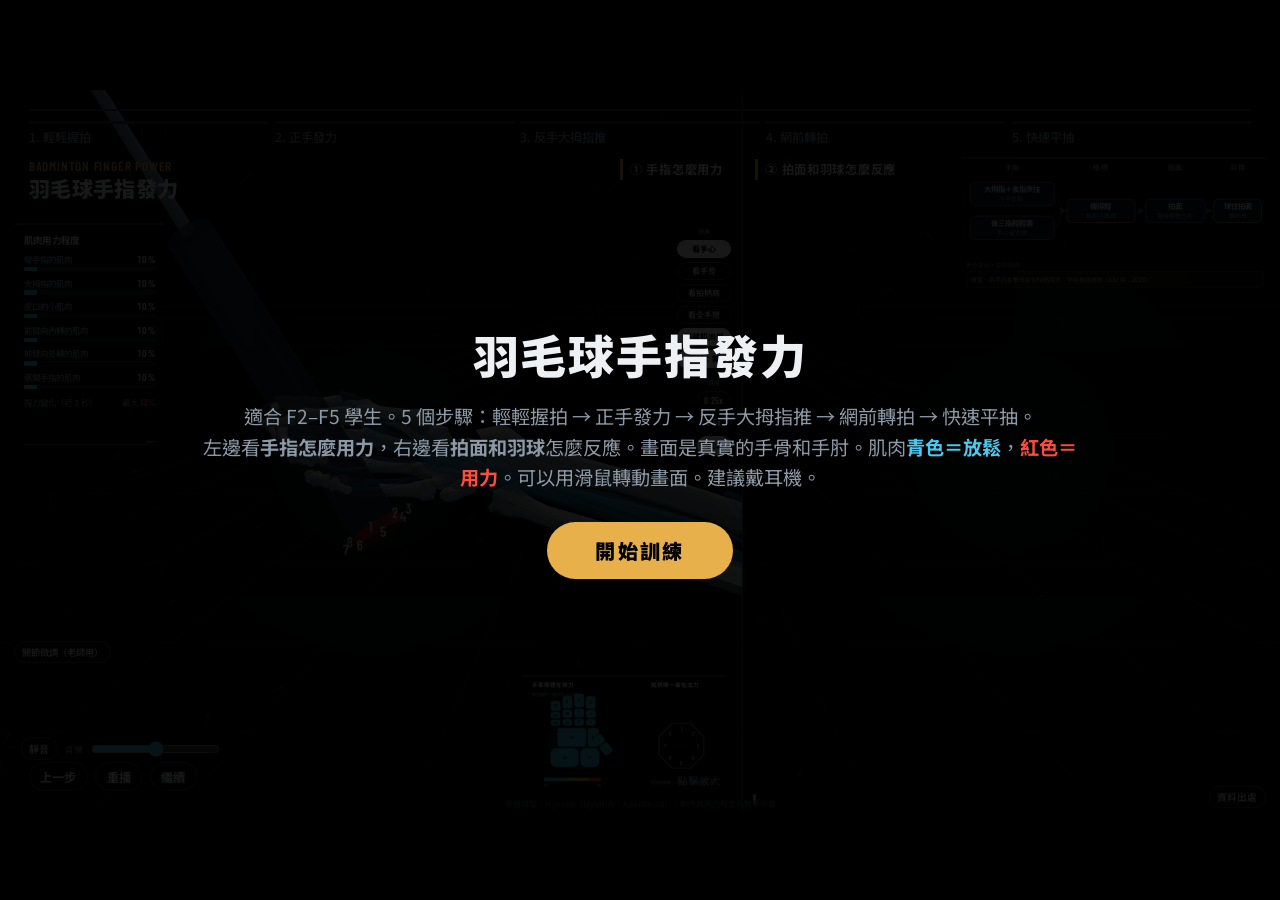
<file: index_20261016162122.html>
<!doctype html>
<html lang="zh-Hant">
<head>
<meta charset="utf-8"><meta name="viewport" content="width=device-width, initial-scale=1, viewport-fit=cover">
<script src="./vendor/p5.min.js"></script>
<title>羽毛球手指發力</title>
<link rel="preconnect" href="https://fonts.googleapis.com"><link rel="preconnect" href="https://fonts.gstatic.com" crossorigin>
<link href="https://fonts.googleapis.com/css2?family=Barlow+Condensed:wght@500;600;700&family=Noto+Sans+TC:wght@400;500;700;900&display=swap" rel="stylesheet">
<link rel="stylesheet" href="style_20261016162122.css">
<script type="importmap">{ "imports": { "three": "./vendor/three.module.js", "three/addons/": "./vendor/addons/" } }</script>
</head>
<body>
<div id="stage">
  <div id="bg"></div>
  <canvas id="gl"></canvas>
  <div id="divider"></div><div class="vlabel" id="vl1">① 手指怎麼用力</div><div class="vlabel" id="vl2">② 拍面和羽球怎麼反應</div>
  <div id="cmp"></div>
  <div id="top"><div id="progress"><i></i></div><div id="dots"></div><div id="title"><small>BADMINTON FINGER POWER</small>羽毛球手指發力</div></div>
  <div id="left"><h4>肌肉用力程度</h4><div id="bars"></div>
    <div id="peakRow"><span>握力變化（近 3 秒）</span><span>最大 <b id="peak">0%</b></span></div><div id="spark"></div></div>
  <div class="cluster" id="views"><span class="label">視角</span><button data-view="palm">看手心</button><button data-view="dorsal">看手背</button><button data-view="butt">看拍柄底</button><button data-view="arm">看全手臂</button><button id="musBtn" class="on">隱藏肌肉層</button><button id="heatBtn">用力熱力圖</button><button id="relBtn" class="on">圖解：開</button></div>
  <div class="cluster" id="speeds"><span class="label">速度</span><button data-speed="0.25">0.25x</button><button data-speed="0.5">0.5x</button><button data-speed="1" class="on">1.0x</button></div>
  <button id="dbgBtn">關節微調（老師用）</button>
  <div id="dbg"><label style="display:flex;gap:.5em"><input type="checkbox" id="dbgOn">啟用手動關節角（覆蓋動畫）</label><div id="dbgList"></div></div>
  <div id="sound"><button id="mute">靜音</button><label for="vol">音樂</label><input id="vol" type="range" min="0" max="1" step="0.05" value="0.5"></div>
  <div id="nav"><button id="btnPrev">上一步</button><button id="btnReplay">重播</button><button id="btnNext">繼續</button></div>
  <div id="subs"></div>
  <div id="panel"></div>
  <div id="finish"><button class="big warm" id="finishBtn">完成訓練</button></div>
  <canvas id="confetti"></canvas>
  <div id="mob">
    <section class="msec" id="msRel"></section>
    <section class="msec" id="msSubs"><p class="hint2">往下捲動：肌肉用力程度、資料出處</p></section>
    <section class="msec" id="msMus"><h3>肌肉用力程度</h3></section>
    <section class="msec" id="msRef"></section>
  </div>
  <div class="overlay" id="refs"><div class="refbox">
    <h2>資料出處</h2>
    <h4>研究</h4>
    <ul>
      <li><a href="https://efsupit.ro/images/stories/septembrie2024/Art%20247.pdf" target="_blank" rel="noopener">Pan, Kao &amp; Tsai（2024）。三種正手過頂擊球的握力與手掌壓力分佈。Journal of Physical Education and Sport, 24(9)</a>：中指末節受力最大；峰值在觸球前約 20–30 ms；手掌 18 區分區</li>
      <li><a href="https://pmc.ncbi.nlm.nih.gov/articles/PMC12876968/" target="_blank" rel="noopener">Liu 等（2026）。以實際擊球情境的握力評估羽球表現。Scientific Reports, 16:5055</a>：高手握力時間較短（殺球 0.41 s vs 1.25 s）；放網握力較小</li>
      <li><a href="http://www.journals.com.tw/jtepd/upload/journal/prog/6%E7%BE%BD%E7%90%83%E6%AE%BA%E7%90%83%E6%89%8B%E8%87%82%E8%82%8C%E7%BE%A4%E8%82%8C%E9%9B%BB%E6%B4%BB%E5%8C%96%E6%83%85%E5%BD%A2%E5%9C%A8%E8%A8%93%E7%B7%B4%E7%9A%84%E5%95%9F%E7%A4%BA.pdf" target="_blank" rel="noopener">王可富、黃連興、廖悅茗（2008）。羽球殺球手臂肌群肌電活化情形在訓練的啟示。師資培育與教師專業發展期刊, 1(2)</a></li>
      <li>Sakurai &amp; Ohtsuki（2000）。Journal of Sports Sciences, 18(11)：熟練者腕部肌肉用力時間較穩定（經 Pan 2024 文獻回顧引用）</li>
      <li>Rossi 等（2010）：殺球時總握力最大（經 Pan 2024 文獻回顧引用）</li>
    </ul>
    <h4>教學資源</h4>
    <ul>
      <li><a href="https://badminton-insight.com/how-to-use-your-wrist-in-badminton/" target="_blank" rel="noopener">Badminton Insight：How To Use Your Wrist In Badminton</a></li>
      <li><a href="https://www.youtube.com/watch?v=LEJrLziPAWw" target="_blank" rel="noopener">安東羽球教練：正反手如何握拍與發力（YouTube）</a></li>
      <li><a href="https://shuttletime.bwfbadminton.com/" target="_blank" rel="noopener">BWF Shuttle Time 官方教材</a></li>
    </ul>
    <h4>模型與工具</h4>
    <ul>
      <li><a href="https://github.com/MyoHub/myo_sim" target="_blank" rel="noopener">MyoSim（MyoHub）肌肉骨骼模型</a>，Apache-2.0：手骨、手肘、肌腱路徑</li>
      <li><a href="https://threejs.org/" target="_blank" rel="noopener">three.js</a>（3D）、<a href="https://p5js.org/" target="_blank" rel="noopener">p5.js</a>（背景）、<a href="https://github.com/rany2/edge-tts" target="_blank" rel="noopener">edge-tts</a>（旁白）</li>
    </ul>
    <p class="note">畫面中的關節角度、肌肉用力、握壓分佈與速度比較為教學示意，不是實測數據。</p>
    <button class="big" id="refsClose">關閉</button>
  </div></div>
  <div class="overlay" id="intro">
    <h1>羽毛球手指發力</h1>
    <p>適合 F2–F5 學生。5 個步驟：輕輕握拍 → 正手發力 → 反手大拇指推 → 網前轉拍 → 快速平抽。<br>左邊看<b>手指怎麼用力</b>，右邊看<b>拍面和羽球</b>怎麼反應。畫面是真實的手骨和手肘。肌肉<b class="c-relax">青色＝放鬆</b>，<b class="c-force">紅色＝用力</b>。可以用滑鼠轉動畫面。建議戴耳機。</p>
    <button class="big" id="btnStart">開始訓練</button>
  </div>
  <button id="refsBtn">資料出處</button>
  <div class="credit">骨骼模型：MyoSim（MyoHub，Apache-2.0）｜動作與用力程度為教學示意</div>
</div>
<script src="./bg_20261016111854.js"></script>
<script type="module" src="./app_20261016161052.js"></script>
</body>
</html>
</file>
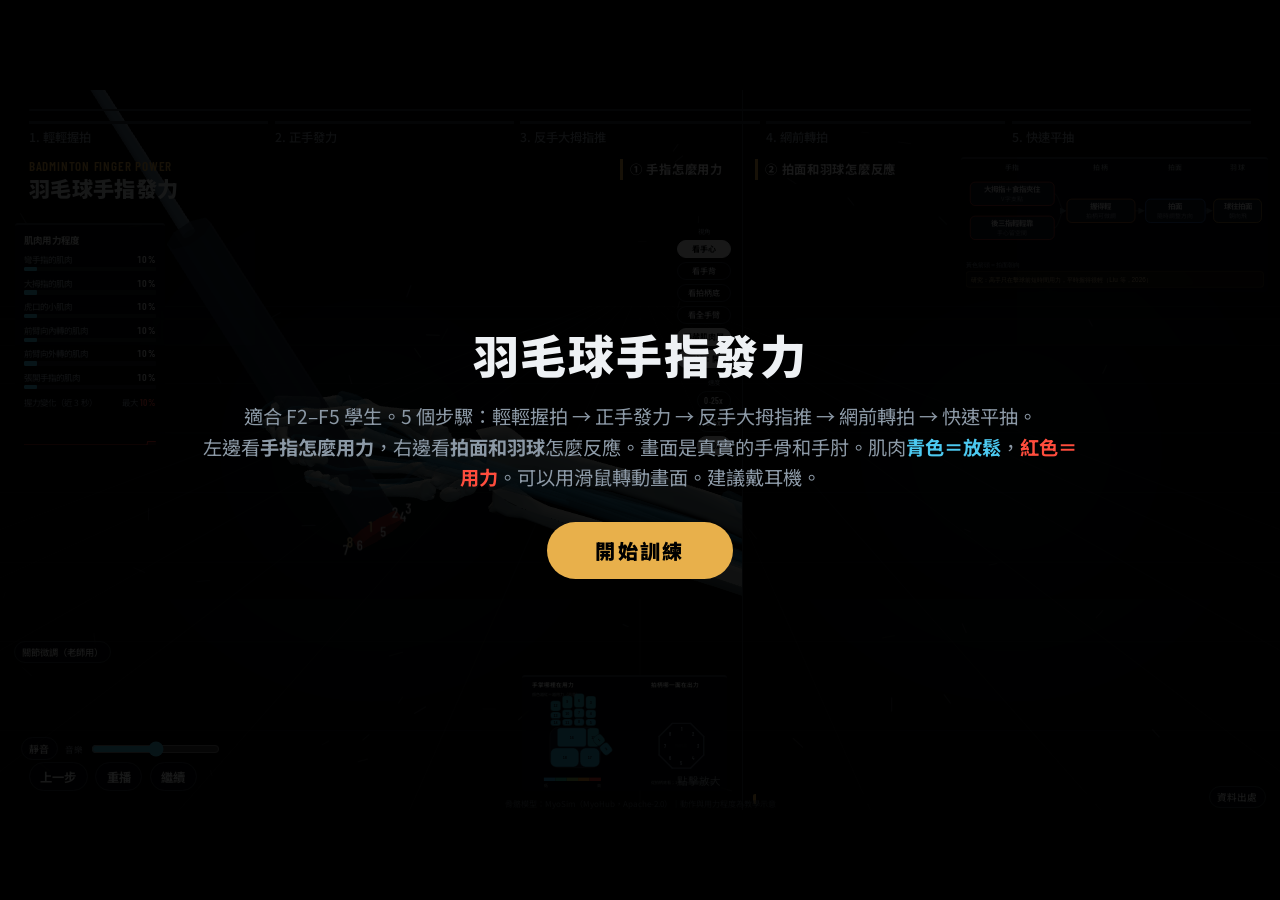
<file: index_20261016163919.html>
<!doctype html>
<html lang="zh-Hant">
<head>
<meta charset="utf-8"><meta name="viewport" content="width=device-width, initial-scale=1, viewport-fit=cover">
<script src="./vendor/p5.min.js"></script>
<title>羽毛球手指發力</title>
<link rel="preconnect" href="https://fonts.googleapis.com"><link rel="preconnect" href="https://fonts.gstatic.com" crossorigin>
<link href="https://fonts.googleapis.com/css2?family=Barlow+Condensed:wght@500;600;700&family=Noto+Sans+TC:wght@400;500;700;900&display=swap" rel="stylesheet">
<link rel="stylesheet" href="style_20261016163919.css">
<script type="importmap">{ "imports": { "three": "./vendor/three.module.js", "three/addons/": "./vendor/addons/" } }</script>
</head>
<body>
<div id="stage">
  <div id="bg"></div>
  <canvas id="gl"></canvas>
  <div id="divider"></div><div class="vlabel" id="vl1">① 手指怎麼用力</div><div class="vlabel" id="vl2">② 拍面和羽球怎麼反應</div>
  <div id="cmp"></div>
  <div id="top"><div id="progress"><i></i></div><div id="dots"></div><div id="title"><small>BADMINTON FINGER POWER</small>羽毛球手指發力</div></div>
  <div id="left"><h4>肌肉用力程度</h4><div id="bars"></div>
    <div id="peakRow"><span>握力變化（近 3 秒）</span><span>最大 <b id="peak">0%</b></span></div><div id="spark"></div></div>
  <div class="cluster" id="views"><span class="label">視角</span><button data-view="palm">看手心</button><button data-view="dorsal">看手背</button><button data-view="butt">看拍柄底</button><button data-view="arm">看全手臂</button><button id="musBtn" class="on">隱藏肌肉層</button><button id="heatBtn">用力熱力圖</button><button id="relBtn" class="on">圖解：開</button></div>
  <div class="cluster" id="speeds"><span class="label">速度</span><button data-speed="0.25">0.25x</button><button data-speed="0.5">0.5x</button><button data-speed="1" class="on">1.0x</button></div>
  <button id="dbgBtn">關節微調（老師用）</button>
  <div id="dbg"><label style="display:flex;gap:.5em"><input type="checkbox" id="dbgOn">啟用手動關節角（覆蓋動畫）</label><div id="dbgList"></div></div>
  <div id="sound"><button id="mute">靜音</button><label for="vol">音樂</label><input id="vol" type="range" min="0" max="1" step="0.05" value="0.5"></div>
  <div id="nav"><button id="btnPrev">上一步</button><button id="btnReplay">重播</button><button id="btnNext">繼續</button></div>
  <div id="subs"></div>
  <div id="panel"></div>
  <div id="finish"><button class="big warm" id="finishBtn">完成訓練</button></div>
  <canvas id="confetti"></canvas>
  <div id="mob">
    <section class="msec" id="msRel"></section>
    <section class="msec" id="msSubs"><p class="hint2">往下捲動：肌肉用力程度、資料出處</p></section>
    <section class="msec" id="msMus"><h3>肌肉用力程度</h3></section>
    <section class="msec" id="msRef"></section>
  </div>
  <div class="overlay" id="refs"><div class="refbox">
    <h2>資料出處</h2>
    <h4>研究</h4>
    <ul>
      <li><a href="https://efsupit.ro/images/stories/septembrie2024/Art%20247.pdf" target="_blank" rel="noopener">Pan, Kao &amp; Tsai（2024）。三種正手過頂擊球的握力與手掌壓力分佈。Journal of Physical Education and Sport, 24(9)</a>：中指末節受力最大；峰值在觸球前約 20–30 ms；手掌 18 區分區</li>
      <li><a href="https://pmc.ncbi.nlm.nih.gov/articles/PMC12876968/" target="_blank" rel="noopener">Liu 等（2026）。以實際擊球情境的握力評估羽球表現。Scientific Reports, 16:5055</a>：高手握力時間較短（殺球 0.41 s vs 1.25 s）；放網握力較小</li>
      <li><a href="http://www.journals.com.tw/jtepd/upload/journal/prog/6%E7%BE%BD%E7%90%83%E6%AE%BA%E7%90%83%E6%89%8B%E8%87%82%E8%82%8C%E7%BE%A4%E8%82%8C%E9%9B%BB%E6%B4%BB%E5%8C%96%E6%83%85%E5%BD%A2%E5%9C%A8%E8%A8%93%E7%B7%B4%E7%9A%84%E5%95%9F%E7%A4%BA.pdf" target="_blank" rel="noopener">王可富、黃連興、廖悅茗（2008）。羽球殺球手臂肌群肌電活化情形在訓練的啟示。師資培育與教師專業發展期刊, 1(2)</a></li>
      <li>Sakurai &amp; Ohtsuki（2000）。Journal of Sports Sciences, 18(11)：熟練者腕部肌肉用力時間較穩定（經 Pan 2024 文獻回顧引用）</li>
      <li>Rossi 等（2010）：殺球時總握力最大（經 Pan 2024 文獻回顧引用）</li>
    </ul>
    <h4>教學資源</h4>
    <ul>
      <li><a href="https://badminton-insight.com/how-to-use-your-wrist-in-badminton/" target="_blank" rel="noopener">Badminton Insight：How To Use Your Wrist In Badminton</a></li>
      <li><a href="https://www.youtube.com/watch?v=LEJrLziPAWw" target="_blank" rel="noopener">安東羽球教練：正反手如何握拍與發力（YouTube）</a></li>
      <li><a href="https://shuttletime.bwfbadminton.com/" target="_blank" rel="noopener">BWF Shuttle Time 官方教材</a></li>
    </ul>
    <h4>模型與工具</h4>
    <ul>
      <li><a href="https://github.com/MyoHub/myo_sim" target="_blank" rel="noopener">MyoSim（MyoHub）肌肉骨骼模型</a>，Apache-2.0：手骨、手肘、肌腱路徑</li>
      <li><a href="https://threejs.org/" target="_blank" rel="noopener">three.js</a>（3D）、<a href="https://p5js.org/" target="_blank" rel="noopener">p5.js</a>（背景）、<a href="https://github.com/rany2/edge-tts" target="_blank" rel="noopener">edge-tts</a>（旁白）</li>
    </ul>
    <p class="note">畫面中的關節角度、肌肉用力、握壓分佈與速度比較為教學示意，不是實測數據。</p>
    <button class="big" id="refsClose">關閉</button>
  </div></div>
  <div class="overlay" id="intro">
    <h1>羽毛球手指發力</h1>
    <p>適合 F2–F5 學生。5 個步驟：輕輕握拍 → 正手發力 → 反手大拇指推 → 網前轉拍 → 快速平抽。<br>左邊看<b>手指怎麼用力</b>，右邊看<b>拍面和羽球</b>怎麼反應。畫面是真實的手骨和手肘。肌肉<b class="c-relax">青色＝放鬆</b>，<b class="c-force">紅色＝用力</b>。可以用滑鼠轉動畫面。建議戴耳機。</p>
    <button class="big" id="btnStart">開始訓練</button>
  </div>
  <button id="refsBtn">資料出處</button>
  <div class="credit">骨骼模型：MyoSim（MyoHub，Apache-2.0）｜動作與用力程度為教學示意</div>
</div>
<script src="./bg_20261016111854.js"></script>
<script type="module" src="./app_20261016161052.js"></script>
</body>
</html>
</file>
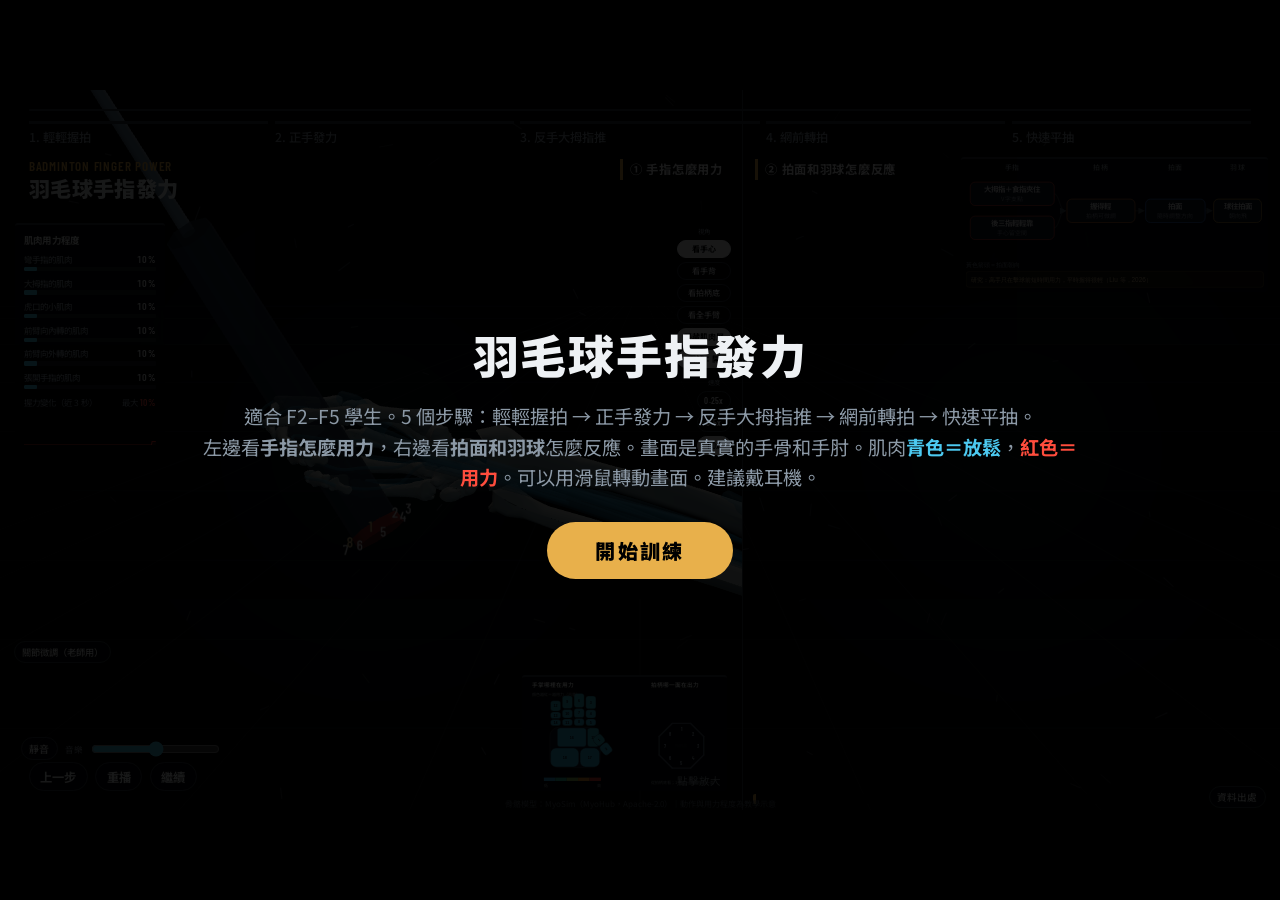
<file: index_20261016164241.html>
<!doctype html>
<html lang="zh-Hant">
<head>
<meta charset="utf-8"><meta name="viewport" content="width=device-width, initial-scale=1, viewport-fit=cover">
<script src="./vendor/p5.min.js"></script>
<title>羽毛球手指發力</title>
<link rel="preconnect" href="https://fonts.googleapis.com"><link rel="preconnect" href="https://fonts.gstatic.com" crossorigin>
<link href="https://fonts.googleapis.com/css2?family=Barlow+Condensed:wght@500;600;700&family=Noto+Sans+TC:wght@400;500;700;900&display=swap" rel="stylesheet">
<link rel="stylesheet" href="style_20261016164241.css">
<script type="importmap">{ "imports": { "three": "./vendor/three.module.js", "three/addons/": "./vendor/addons/" } }</script>
</head>
<body>
<div id="stage">
  <div id="bg"></div>
  <canvas id="gl"></canvas>
  <div id="divider"></div><div class="vlabel" id="vl1">① 手指怎麼用力</div><div class="vlabel" id="vl2">② 拍面和羽球怎麼反應</div>
  <div id="cmp"></div>
  <div id="top"><div id="progress"><i></i></div><div id="dots"></div><div id="title"><small>BADMINTON FINGER POWER</small>羽毛球手指發力</div></div>
  <div id="left"><h4>肌肉用力程度</h4><div id="bars"></div>
    <div id="peakRow"><span>握力變化（近 3 秒）</span><span>最大 <b id="peak">0%</b></span></div><div id="spark"></div></div>
  <div class="cluster" id="views"><span class="label">視角</span><button data-view="palm">看手心</button><button data-view="dorsal">看手背</button><button data-view="butt">看拍柄底</button><button data-view="arm">看全手臂</button><button id="musBtn" class="on">隱藏肌肉層</button><button id="heatBtn">用力熱力圖</button><button id="relBtn" class="on">圖解：開</button></div>
  <div class="cluster" id="speeds"><span class="label">速度</span><button data-speed="0.25">0.25x</button><button data-speed="0.5">0.5x</button><button data-speed="1" class="on">1.0x</button></div>
  <button id="dbgBtn">關節微調（老師用）</button>
  <div id="dbg"><label style="display:flex;gap:.5em"><input type="checkbox" id="dbgOn">啟用手動關節角（覆蓋動畫）</label><div id="dbgList"></div></div>
  <div id="sound"><button id="mute">靜音</button><label for="vol">音樂</label><input id="vol" type="range" min="0" max="1" step="0.05" value="0.5"></div>
  <div id="nav"><button id="btnPrev">上一步</button><button id="btnReplay">重播</button><button id="btnNext">繼續</button></div>
  <div id="subs"></div>
  <div id="panel"></div>
  <div id="finish"><button class="big warm" id="finishBtn">完成訓練</button></div>
  <canvas id="confetti"></canvas>
  <div id="mob">
    <section class="msec" id="msRel"></section>
    <section class="msec" id="msSubs"><p class="hint2">往下捲動：肌肉用力程度、資料出處</p></section>
    <section class="msec" id="msMus"><h3>肌肉用力程度</h3></section>
    <section class="msec" id="msRef"></section>
  </div>
  <div class="overlay" id="refs"><div class="refbox">
    <h2>資料出處</h2>
    <h4>研究</h4>
    <ul>
      <li><a href="https://efsupit.ro/images/stories/septembrie2024/Art%20247.pdf" target="_blank" rel="noopener">Pan, Kao &amp; Tsai（2024）。三種正手過頂擊球的握力與手掌壓力分佈。Journal of Physical Education and Sport, 24(9)</a>：中指末節受力最大；峰值在觸球前約 20–30 ms；手掌 18 區分區</li>
      <li><a href="https://pmc.ncbi.nlm.nih.gov/articles/PMC12876968/" target="_blank" rel="noopener">Liu 等（2026）。以實際擊球情境的握力評估羽球表現。Scientific Reports, 16:5055</a>：高手握力時間較短（殺球 0.41 s vs 1.25 s）；放網握力較小</li>
      <li><a href="http://www.journals.com.tw/jtepd/upload/journal/prog/6%E7%BE%BD%E7%90%83%E6%AE%BA%E7%90%83%E6%89%8B%E8%87%82%E8%82%8C%E7%BE%A4%E8%82%8C%E9%9B%BB%E6%B4%BB%E5%8C%96%E6%83%85%E5%BD%A2%E5%9C%A8%E8%A8%93%E7%B7%B4%E7%9A%84%E5%95%9F%E7%A4%BA.pdf" target="_blank" rel="noopener">王可富、黃連興、廖悅茗（2008）。羽球殺球手臂肌群肌電活化情形在訓練的啟示。師資培育與教師專業發展期刊, 1(2)</a></li>
      <li>Sakurai &amp; Ohtsuki（2000）。Journal of Sports Sciences, 18(11)：熟練者腕部肌肉用力時間較穩定（經 Pan 2024 文獻回顧引用）</li>
      <li>Rossi 等（2010）：殺球時總握力最大（經 Pan 2024 文獻回顧引用）</li>
    </ul>
    <h4>教學資源</h4>
    <ul>
      <li><a href="https://badminton-insight.com/how-to-use-your-wrist-in-badminton/" target="_blank" rel="noopener">Badminton Insight：How To Use Your Wrist In Badminton</a></li>
      <li><a href="https://www.youtube.com/watch?v=LEJrLziPAWw" target="_blank" rel="noopener">安東羽球教練：正反手如何握拍與發力（YouTube）</a></li>
      <li><a href="https://shuttletime.bwfbadminton.com/" target="_blank" rel="noopener">BWF Shuttle Time 官方教材</a></li>
    </ul>
    <h4>模型與工具</h4>
    <ul>
      <li><a href="https://github.com/MyoHub/myo_sim" target="_blank" rel="noopener">MyoSim（MyoHub）肌肉骨骼模型</a>，Apache-2.0：手骨、手肘、肌腱路徑</li>
      <li><a href="https://threejs.org/" target="_blank" rel="noopener">three.js</a>（3D）、<a href="https://p5js.org/" target="_blank" rel="noopener">p5.js</a>（背景）、<a href="https://github.com/rany2/edge-tts" target="_blank" rel="noopener">edge-tts</a>（旁白）</li>
    </ul>
    <p class="note">畫面中的關節角度、肌肉用力、握壓分佈與速度比較為教學示意，不是實測數據。</p>
    <button class="big" id="refsClose">關閉</button>
  </div></div>
  <div class="overlay" id="intro">
    <h1>羽毛球手指發力</h1>
    <p>適合 F2–F5 學生。5 個步驟：輕輕握拍 → 正手發力 → 反手大拇指推 → 網前轉拍 → 快速平抽。<br>左邊看<b>手指怎麼用力</b>，右邊看<b>拍面和羽球</b>怎麼反應。畫面是真實的手骨和手肘。肌肉<b class="c-relax">青色＝放鬆</b>，<b class="c-force">紅色＝用力</b>。可以用滑鼠轉動畫面。建議戴耳機。</p>
    <button class="big" id="btnStart">開始訓練</button>
  </div>
  <button id="refsBtn">資料出處</button>
  <div class="credit">骨骼模型：MyoSim（MyoHub，Apache-2.0）｜動作與用力程度為教學示意</div>
</div>
<script src="./bg_20261016111854.js"></script>
<script type="module" src="./app_20261016161052.js"></script>
</body>
</html>
</file>
<file: style_20261016164540.css>
:root{--bg:#000;--panel:rgba(18,22,30,.86);--line:rgba(148,163,184,.2);--text:#e2e8f0;--muted:#94a3b8;--cool:#38bdf8;--hot:#ff2d2d;--warm:#ff7a1a;--amber:#fbbf24}
*{box-sizing:border-box}html,body{margin:0;height:100%;background:#000;color:var(--text);font-family:"PingFang TC","Noto Sans TC",sans-serif;overflow:hidden}
body{display:flex;align-items:center;justify-content:center}
#stage{position:relative;width:min(100vw,177.78vh);height:min(56.25vw,100vh);background:#000;overflow:hidden;font-size:min(1.5vw,2.67vh);user-select:none}
#gl{position:absolute;inset:0;width:100%;height:100%}
#top{position:absolute;left:0;right:0;top:0;padding:1em 1.5em 0;pointer-events:none}
#progress{height:.35em;background:var(--line);border-radius:1em;overflow:hidden}#progress>i{display:block;height:100%;width:0;background:linear-gradient(90deg,var(--cool),var(--hot));transition:width .5s}
#dots{display:flex;gap:.5em;margin-top:.5em}#dots span{flex:1;font-size:.62em;color:var(--muted);border-top:2px solid var(--line);padding-top:.3em;white-space:nowrap;overflow:hidden;text-overflow:ellipsis}
#dots span.done{color:var(--text);border-color:var(--cool)}#dots span.now{color:#fff;border-color:var(--hot)}
#title{margin-top:.6em;font-size:1.3em;font-weight:700}#title small{display:block;font-size:.5em;color:var(--muted);letter-spacing:.08em;font-weight:400;margin-bottom:.2em}
#left{position:absolute;left:1.5em;top:9.4em;width:15em;font-size:.74em;background:var(--panel);border:1px solid var(--line);border-radius:.7em;padding:.8em .9em}
#left h4{margin:0 0 .6em;font-size:.9em;color:var(--cool);letter-spacing:.08em}
.mrow{margin-bottom:.55em}.mrow b{display:flex;justify-content:space-between;font-weight:400;color:var(--muted);font-size:.85em;margin-bottom:.2em}
.mrow em{font-style:normal;color:var(--text);font-weight:700;font-variant-numeric:tabular-nums}.bar{height:.55em;background:rgba(148,163,184,.15);border-radius:1em;overflow:hidden}.bar>i{display:block;height:100%;width:0}
#spark{height:4.2em;margin-top:.3em}#spark svg{width:100%;height:100%}#peakRow{display:flex;justify-content:space-between;margin-top:.8em;color:var(--muted);font-size:.85em}#peak{color:#ff6b5e;font-weight:700}
.cluster{position:absolute;display:flex;flex-direction:column;gap:.35em}.cluster .label{font-size:.58em;color:var(--muted);text-align:center;letter-spacing:.1em}
#views{right:calc(42% + 1em);top:7.6em}#speeds{right:calc(42% + 1em);top:19.8em}
button{font:inherit;color:var(--text);background:var(--panel);border:1px solid var(--line);border-radius:.5em;padding:.32em .75em;font-size:.72em;cursor:pointer}
button:hover{border-color:var(--cool)}button.on{background:var(--cool);color:#04121f;border-color:var(--cool);font-weight:700}
#sound{position:absolute;left:1.5em;bottom:5.4em;display:flex;gap:.5em;align-items:center;font-size:.9em}#sound label{font-size:.62em;color:var(--muted)}input[type=range]{accent-color:var(--cool)}
#nav{position:absolute;left:1.5em;bottom:1.3em;display:flex;gap:.4em}#nav button{font-size:.82em;padding:.42em 1em}
#btnNext.pulse{border-color:var(--hot);animation:pulse 1.6s infinite}@keyframes pulse{70%{box-shadow:0 0 0 .6em rgba(255,45,45,0)}0%{box-shadow:0 0 0 0 rgba(255,45,45,.55)}}
#subs{position:absolute;left:50%;bottom:1.2em;transform:translateX(-50%);width:44%;font-size:.95em;line-height:1.55;padding:.55em .9em;border-radius:.6em;background:var(--panel);border:1px solid var(--line);color:#64748b}
#subs .sp{color:var(--text)}#subs .kw{color:#ff8a65;font-weight:700}#subs .sp.kw{color:#ff3b30}
#panel{position:absolute;right:1.5em;bottom:1.2em;width:25%;aspect-ratio:600/340;background:var(--panel);border:1px solid var(--line);border-radius:.7em;cursor:zoom-in;overflow:hidden;transition:all .35s cubic-bezier(.2,.8,.2,1);z-index:5}
#panel.full{right:0;bottom:0;width:100%;height:100%;aspect-ratio:auto;border-radius:0;cursor:zoom-out;background:rgba(0,0,0,.97);z-index:20}
#panel svg{width:100%;height:100%;display:block}#panel .hint{position:absolute;right:.6em;bottom:.3em;font-size:.55em;color:var(--muted)}
#panel .pt{font:700 17px "PingFang TC",sans-serif;fill:#e2e8f0}#panel .sm{font:12px "PingFang TC",sans-serif;fill:#94a3b8}#panel .rn{font:11px sans-serif;fill:#0b1220;text-anchor:middle;font-weight:700}#panel .bn{font:700 15px sans-serif;text-anchor:middle}
#dbgBtn{position:absolute;right:calc(42% + 1.6em);top:42.6em;font-size:.62em}
#dbg{position:absolute;right:calc(42% + 1em);top:7.6em;width:17em;max-height:44%;overflow:auto;background:var(--panel);border:1px solid var(--line);border-radius:.6em;padding:.6em;font-size:.6em;display:none;z-index:6}
#dbg.show{display:block}#dbg label{display:grid;grid-template-columns:8.6em 1fr 2.6em;align-items:center;gap:.3em;margin:.15em 0;color:var(--muted)}#dbg em{font-style:normal;color:var(--text);text-align:right}
.overlay{position:absolute;inset:0;display:flex;flex-direction:column;align-items:center;justify-content:center;background:rgba(0,0,0,.86);z-index:30;text-align:center}
.overlay h1{font-size:2.1em;margin:0 0 .3em;letter-spacing:.06em}.overlay p{color:var(--muted);margin:0 0 1.5em;max-width:46em;line-height:1.6}
.big{font-size:1.05em;padding:.7em 2.4em;border-radius:3em;background:linear-gradient(90deg,var(--cool),#22d3ee);color:#04121f;font-weight:800;border:0;letter-spacing:.1em}
.big.warm{background:linear-gradient(90deg,var(--hot),var(--amber));color:#fff}
#finish{position:absolute;left:50%;top:50%;transform:translate(-50%,-50%);z-index:25;display:none}
#confetti{position:absolute;inset:0;pointer-events:none;z-index:40}#err{position:absolute;left:1em;top:1em;color:#fca5a5;z-index:50}
.credit{position:absolute;left:50%;bottom:.15em;transform:translateX(-50%);font-size:.5em;color:#475569;white-space:nowrap}

#divider{position:absolute;left:58%;top:0;bottom:0;width:1px;background:rgba(148,163,184,.25)}
.vlabel{position:absolute;top:5.6em;font-size:.78em;font-weight:700;letter-spacing:.06em;padding:.25em .7em;border-radius:.4em;background:rgba(255,255,255,.06);color:#e2e8f0}
#vl1{left:auto;right:calc(42% + 1em);top:4.4em}#vl2{left:calc(58% + 1em);top:4.4em}
#cmp{position:absolute;left:calc(58% + 1em);right:1.5em;top:7em;font-size:.72em;background:var(--panel);border:1px solid var(--line);border-radius:.7em;padding:.7em .9em}
#cmp h5{margin:0 0 .5em;font-size:1.05em;color:#fbbf24}#cmp p{margin:.3em 0;line-height:1.5}#cmp .note{color:var(--muted);font-size:.88em}
.crow{display:grid;grid-template-columns:9.5em 1fr 2.6em;align-items:center;gap:.5em;margin:.35em 0}.cbar{height:.75em;background:rgba(148,163,184,.15);border-radius:1em;overflow:hidden}.cbar i{display:block;height:100%;transition:width .4s}
.crow em{font-style:normal;font-weight:700;text-align:right}
#subs{left:calc(58% + 1em);right:1.5em;width:auto;transform:none;bottom:1.2em}
#panel{right:calc(42% + 1em);width:24%}#panel.full{right:0;width:100%}
#sound{bottom:4.6em}
#dbgBtn{right:auto;left:1.5em;top:auto;bottom:7.6em}

/* p5.js 背景 */
#bg{position:absolute;inset:0;z-index:0}#bg canvas{display:block}#gl{z-index:0}
#cmp .research{margin-top:.6em;padding:.45em .6em;border-left:3px solid #fbbf24;background:rgba(251,191,36,.08);color:#fde68a;font-size:.88em}
#refsBtn{position:absolute;right:1.5em;bottom:.2em;font-size:.6em;z-index:3}#heatBtn{display:none}
#refs{display:none;z-index:45;overflow:auto}#refs.show{display:flex}
.refbox{max-width:48em;width:92%;text-align:left;background:rgba(10,12,18,.96);border:1px solid var(--line);border-radius:.8em;padding:1.2em 1.5em;font-size:.8em;max-height:92%;overflow:auto}
.refbox h2{margin:0 0 .4em}.refbox h4{margin:1em 0 .3em;color:#fbbf24}.refbox ul{margin:0;padding-left:1.2em;line-height:1.65}.refbox a{color:#7dd3fc}.refbox .note{color:var(--muted);margin-top:1em}.refbox .big{margin-top:1em}
/* 手機直向：上下分割 */
body.portrait #stage{width:100vw;height:100dvh;font-size:3.3vw}
body.portrait #top{padding:.6em .8em 0}body.portrait #dots span{font-size:.55em}body.portrait #title{font-size:1.05em;margin-top:.3em}
body.portrait #divider{left:0;right:0;top:55%;bottom:auto;width:auto;height:1px}
body.portrait #vl1{right:.6em;top:5.2em;font-size:.62em}body.portrait #vl2{left:.6em;top:calc(55% + .5em);font-size:.62em}
body.portrait #left{left:.5em;top:8.4em;width:40vw;font-size:.52em;padding:.5em .6em}body.portrait #spark,body.portrait #peakRow{display:none}
body.portrait #views{top:auto;bottom:3.4em;left:.5em;right:.5em;flex-direction:row;flex-wrap:wrap;justify-content:center;gap:.3em}
body.portrait #speeds{top:8.4em;right:.5em;flex-direction:row}body.portrait .cluster .label{display:none}
body.portrait #heatBtn{display:inline-block}body.portrait #panel{display:none}body.portrait #panel.full{display:block;right:0;width:100%}
body.portrait #dbgBtn,body.portrait #dbg,body.portrait #sound label,body.portrait #vol{display:none}
body.portrait #sound{left:auto;right:.5em;bottom:.6em}body.portrait #nav{left:.5em;bottom:.6em}body.portrait #nav button{font-size:.75em;padding:.4em .8em}
body.portrait #cmp{left:.5em;right:.5em;top:calc(55% + 2.3em);font-size:.56em;padding:.5em .7em}
body.portrait #subs{left:.5em;right:.5em;bottom:6.6em;font-size:.72em;padding:.45em .7em}
body.portrait #refsBtn{right:auto;left:50%;transform:translateX(-50%);bottom:.9em}body.portrait .credit{display:none}
body.portrait .overlay p{font-size:.85em;padding:0 1em}body.portrait .overlay h1{font-size:1.6em}
#dbgBtn{bottom:13.5em}

/* 關聯圖 */
#cmp{padding:.5em .6em .3em}#cmp svg.rel{width:100%;display:block}
.rel .col{font:700 12px "PingFang TC",sans-serif;fill:#64748b;text-anchor:middle;letter-spacing:.1em}
.rel .nl{font:700 14px "PingFang TC",sans-serif;fill:#cbd5e1;text-anchor:middle}.rel .ns{font:11px "PingFang TC",sans-serif;fill:#64748b;text-anchor:middle}
.rel .nl.on{fill:#0b0f17}.rel .ns.on{fill:#1f2937;font-weight:700}
.rel .node.on rect{filter:drop-shadow(0 0 6px rgba(251,191,36,.7))}
.rel .edge{fill:none;stroke:#334155;stroke-width:2}.rel .edge.on{stroke:#fbbf24;stroke-width:3;stroke-dasharray:7 5;animation:flow .6s linear infinite}
@keyframes flow{to{stroke-dashoffset:-12}}
.rel .elab{font:11px "PingFang TC",sans-serif;fill:#fbbf24}.rel .leg{font:11px "PingFang TC",sans-serif;fill:#94a3b8}
.rel .res{fill:rgba(251,191,36,.1);stroke:rgba(251,191,36,.5)}.rel .rest{font:12px "PingFang TC",sans-serif;fill:#fde68a}
/* 字幕縮小 */
#subs{font-size:.76em;line-height:1.5}
body.portrait #subs{font-size:.6em}

/* ===== 設計優化：羽球場與羽毛球的配色＋記分牌數字 ===== */
:root{
  --ink:#000;              /* 背景：純黑 */
  --feather:#EEF1F4;       /* 羽毛白：主要文字 */
  --line:#2C3640;          /* 球場線：結構線 */
  --mute:#8C99A6;          /* 次要文字 */
  --relax:#4CC9F0;         /* 放鬆（語意色） */
  --force:#FF4D3D;         /* 用力（語意色） */
  --cork:#E8B04B;          /* 軟木塞琥珀：介面強調 */
  --racket:#3D8BFF;        /* 球拍藍 */
  --panel:rgba(6,8,11,.74);
  --text:var(--feather);--muted:var(--mute);--cool:var(--relax);--hot:var(--force);--warm:#FF8A3D;--amber:var(--cork);
  --sans:"Noto Sans TC","PingFang TC","Microsoft JhengHei",sans-serif;
  --num:"Barlow Condensed","Noto Sans TC",sans-serif;
}
html,body{font-family:var(--sans);color:var(--feather);background:var(--ink)}
#stage{background:var(--ink)}
.c-relax{color:var(--relax)}.c-force{color:var(--force)}
:focus-visible{outline:2px solid var(--cork);outline-offset:2px}

/* 頂部：進度＝球場邊線 */
#progress{height:2px;background:var(--line)}#progress>i{background:var(--cork)}
#dots{gap:.35em}#dots span{font-size:.64em;color:var(--mute);border-top:3px solid var(--line);padding-top:.35em;font-weight:500}
#dots span.done{color:var(--feather);border-color:var(--feather)}#dots span.now{color:var(--cork);border-color:var(--cork);font-weight:700}
#title{font-weight:900;font-size:1.45em;letter-spacing:.02em;line-height:1.15}
#title small{font-family:var(--num);font-weight:600;font-size:.58em;letter-spacing:.06em;color:var(--cork);margin-bottom:.15em}

/* 面板：半透明黑＋上緣一道球場線，不用粗框卡片 */
#left,#cmp,#panel,#dbg{background:var(--panel);border:0;border-top:2px solid var(--line);border-radius:3px;backdrop-filter:blur(6px)}
#left h4{color:var(--feather);font-weight:700;letter-spacing:.02em;font-size:.95em}
.mrow b{color:var(--mute);font-weight:500}.mrow em,.crow em,#peak{font-family:var(--num);font-weight:600;font-size:1.15em;letter-spacing:.02em;color:var(--feather)}
.bar{height:.5em;background:#151b21;border-radius:1px}.bar>i{border-radius:1px}
#peakRow{color:var(--mute)}#peak{color:var(--force)}

/* 畫面標籤：左緣琥珀線 */
.vlabel{background:none;border-radius:0;border-left:3px solid var(--cork);padding:.1em .6em;font-weight:700;color:var(--feather)}
#divider{background:var(--line)}

/* 按鈕：膠囊形；選取＝白底黑字（青色只代表放鬆） */
button{font-family:var(--sans);border-radius:999px;background:rgba(6,8,11,.7);border:1px solid var(--line);color:var(--feather);font-weight:500}
button:hover{border-color:var(--mute)}
button.on{background:var(--feather);color:#000;border-color:var(--feather);font-weight:700}
#speeds button{font-family:var(--num);font-weight:600;font-size:.8em;letter-spacing:.03em}
.cluster .label{color:var(--mute);letter-spacing:.04em}
#btnNext.pulse{border-color:var(--cork);color:var(--cork);animation:pulse2 1.6s infinite}
@keyframes pulse2{0%{box-shadow:0 0 0 0 rgba(232,176,75,.55)}70%{box-shadow:0 0 0 .6em rgba(232,176,75,0)}100%{box-shadow:0 0 0 0 rgba(232,176,75,0)}}
#nav button{font-weight:700}

/* 字幕：未唸＝灰、已唸＝白、關鍵字＝琥珀 */
#subs{background:rgba(0,0,0,.7);border:0;border-left:3px solid var(--cork);border-radius:2px;color:#56626e;font-weight:500}
#subs .sp{color:var(--feather)}#subs .kw{color:#9a7a3a;font-weight:700}#subs .sp.kw{color:var(--cork)}

/* 關聯圖與熱力圖用字 */
.rel .col{font-family:var(--num);font-size:13px;font-weight:600;fill:var(--mute);letter-spacing:.08em}
.rel .nl{font-family:var(--sans);fill:var(--feather)}.rel .ns{font-family:var(--sans);fill:var(--mute)}
.rel .nl.on{fill:#000}.rel .ns.on{fill:#1a1a1a}
.rel .node.on rect{filter:drop-shadow(0 0 5px rgba(232,176,75,.55))}
.rel .edge{stroke:var(--line)}.rel .edge.on{stroke:var(--cork)}.rel .elab{fill:var(--cork)}.rel .leg{fill:var(--mute)}
.rel .res{fill:rgba(232,176,75,.08);stroke:rgba(232,176,75,.45)}.rel .rest{fill:#F1D49A}
#panel .pt{font-family:var(--sans);fill:var(--feather)}#panel .sm{font-family:var(--sans);fill:var(--mute)}#panel .bn{font-family:var(--num)}
#panel .hint{color:var(--mute)}

/* 開始畫面與資料出處 */
.overlay{background:rgba(0,0,0,.9)}
.overlay h1{font-weight:900;font-size:2.4em;letter-spacing:.04em}
.overlay p{color:var(--mute)}
.big{background:var(--cork);color:#000;border-radius:999px;font-weight:900;letter-spacing:.12em}
.big.warm{background:var(--force);color:#fff}
.refbox{background:rgba(8,10,13,.97);border:0;border-top:2px solid var(--cork);border-radius:3px}
.refbox h2{font-weight:900}.refbox h4{color:var(--cork)}.refbox a{color:var(--feather);text-decoration-color:var(--cork);text-underline-offset:3px}
.credit{color:#4a5560}#refsBtn{border-color:var(--line)}

@media (prefers-reduced-motion:reduce){.rel .edge.on,#btnNext.pulse{animation:none}}
/* 版面比例：讓 3D 圖成為主角 */
#left{font-size:.52em;width:15em}             /* 肌肉用力程度：約 0.7 倍 */
#left .bar{height:.45em}#spark{height:3.4em}
#subs{font-size:.62em;line-height:1.5;padding:.45em .8em}  /* 字幕再縮小 */
body.portrait #left{font-size:.4em}
body.portrait #subs{font-size:.52em}
/* 位置改用百分比，縮小字級時不會位移 */
#left{top:18.5%}
#views,#speeds{font-size:.7em}                 /* 視角、速度按鈕：約 0.7 倍 */
#views{top:20%}#speeds{top:47%}
#vl1,#vl2{top:9.6%}
body.portrait #left{top:12%}
body.portrait #views{top:auto;font-size:.62em}body.portrait #speeds{top:12%;font-size:.62em}
/* 2 張 3D 圖為主軸：其他介面再縮小、往邊緣靠 */
#views,#speeds{font-size:.58em}
#views{top:19%}#speeds{top:40%}
#title{font-size:1.1em}#title small{font-size:.62em}
.vlabel{font-size:.64em}
#cmp{font-size:.6em;left:auto;right:1.2em;width:29%;padding:.4em .5em .2em}
#panel{width:16%;right:calc(42% + .8em);bottom:1em}
#nav button{font-size:.64em;padding:.35em .85em}#nav{bottom:1em}
#sound{font-size:.72em;bottom:3.6em}#dbgBtn{font-size:.48em;bottom:16em}
#refsBtn{font-size:.5em}.credit{font-size:.42em}
body.portrait #cmp{width:auto;left:.5em;right:.5em;font-size:.5em}
body.portrait #views,body.portrait #speeds{font-size:.55em}
/* 手機直向：底部三排（字幕 → 視角 → 導覽）不重疊 */
body.portrait #views{font-size:.82em;top:auto;bottom:6.2%;left:.5em;right:.5em;flex-direction:row;flex-wrap:nowrap;justify-content:center;gap:.3em;overflow-x:auto}
body.portrait #views button{padding:.3em .6em;white-space:nowrap}
body.portrait #speeds{font-size:.7em}
body.portrait #nav{bottom:1.2%}body.portrait #nav button{font-size:.62em}
body.portrait #sound{bottom:1.2%;font-size:.7em}
body.portrait #refsBtn{bottom:1.6%;font-size:.48em}
body.portrait #subs{bottom:11.5%;font-size:.5em}
body.portrait #cmp{left:auto;right:.5em;width:64%;top:calc(55% + 1.8em);font-size:.42em}

/* 關聯圖縮小並可關閉，避免遮住 3D */
#cmp{width:24%;font-size:.5em;opacity:.92}#cmp.hide{display:none}
#cmp .research,.rel .res{opacity:.9}
#subs{right:1.2em;left:calc(58% + 1em);bottom:.6em;font-size:.56em}
#vrBtn{position:absolute;left:calc(58% + 1em);bottom:8.2em;padding:.35em 1em;border-radius:999px;border:1px solid var(--cork);background:rgba(0,0,0,.6);color:var(--cork);font:700 .62em var(--sans);cursor:pointer;z-index:3}
body.portrait #cmp{width:auto;left:.5em;right:.5em;font-size:.42em}
body.portrait #vrBtn{left:auto;right:.5em;bottom:auto;top:calc(55% + .4em)}

/* ===== 手機直向：上方 3D（72dvh）＋下方捲動的完整資訊 ===== */
#mob{display:none}
body.portrait{overflow:auto;display:block;height:auto}
body.portrait #stage{width:100vw;height:auto;min-height:100dvh;overflow:visible;font-size:3.4vw;padding-bottom:4.6em}
body.portrait #gl,body.portrait #bg{position:absolute;inset:auto;top:0;left:0;width:100%;height:72dvh}
body.portrait #divider{top:39.6dvh}
body.portrait #vl1{top:5.4em;right:.5em}body.portrait #vl2{top:calc(39.6dvh + .4em)}
body.portrait #speeds{top:7.4em;right:.5em;font-size:.62em}
body.portrait #views{top:calc(72dvh - 2.6em);bottom:auto;font-size:.7em}
body.portrait #vrBtn{top:calc(39.6dvh + .4em);right:.5em;left:auto;bottom:auto}
body.portrait #heatBtn,body.portrait #relBtn,body.portrait #dbgBtn,body.portrait #dbg{display:none}
body.portrait #nav{position:fixed;left:0;right:0;bottom:0;justify-content:center;gap:.6em;padding:.55em .5em calc(.55em + env(safe-area-inset-bottom));background:rgba(0,0,0,.9);border-top:1px solid var(--line);z-index:20}
body.portrait #nav button{font-size:.8em;padding:.45em 1.1em}
body.portrait #sound{position:fixed;right:.6em;bottom:calc(.75em + env(safe-area-inset-bottom));z-index:21;font-size:.7em}
body.portrait #mob{display:block;position:relative;margin-top:0;padding-top:72dvh}body.portrait #stage{display:flow-root}
body.portrait .msec{padding:.75em .8em;border-top:1px solid var(--line)}
body.portrait .msec h3{margin:0 0 .55em;font-size:.86em;font-weight:700;color:var(--feather)}
body.portrait .hint2{margin:.5em 0 0;font-size:.62em;color:var(--mute);text-align:center}
body.portrait .hint3{margin:.3em 0 0;font-size:.6em;color:var(--mute)}
body.portrait #mob #subs,body.portrait #mob #cmp,body.portrait #mob #left,body.portrait #mob #panel,body.portrait #mob #refsBtn{position:static;inset:auto;transform:none;width:auto;opacity:1}
body.portrait #mob #subs{font-size:.8em;margin:0;padding:.6em .8em}
body.portrait #mob #cmp{font-size:.8em;display:block;padding:.3em}
body.portrait #mob #left{font-size:.78em;padding:.6em .7em}
body.portrait #mob #left h4{display:none}
body.portrait #mob #bars{display:grid;grid-template-columns:1fr 1fr;gap:0 1.1em}
body.portrait #mob #spark,body.portrait #mob #peakRow{display:flex}body.portrait #mob #spark{display:block;height:3.2em}
body.portrait #mob #panel{display:block;aspect-ratio:600/340}
body.portrait #mob #panel.full{position:fixed;inset:0;z-index:30;aspect-ratio:auto}
body.portrait #mob #refsBtn{font-size:.8em;margin:0 auto;display:block}

/* 手機：3D 縮為 60dvh；因果圖在字幕上方；熱力圖留在主畫面（手指畫面角落） */
body.portrait #gl,body.portrait #bg{height:60dvh}
body.portrait #mob{padding-top:60dvh}
body.portrait #divider{top:33dvh}
body.portrait #vl2,body.portrait #vrBtn{top:calc(33dvh + .4em)}
body.portrait #views{top:calc(60dvh - 2.5em)}
body.portrait #msRel{padding:.4em .5em .2em;border-top:0}body.portrait #msSubs{padding:.3em .5em .6em;border-top:0}
body.portrait #mob #cmp{font-size:.72em;padding:.2em .3em}
body.portrait #mob #subs{font-size:.74em}
body.portrait #panel{display:block;position:absolute;left:.5em;right:auto;bottom:auto;top:calc(33dvh - 25vw);width:44vw;aspect-ratio:600/340;z-index:4}
body.portrait #panel.full{position:fixed;inset:0;width:100%;height:100%;top:0;left:0;aspect-ratio:auto;z-index:30}
/* 手機：捲動區的上方留白是透明的，不可擋住 3D 的拖曳旋轉 */
body.portrait #mob{pointer-events:none}
body.portrait #mob .msec{pointer-events:auto}
body.portrait #gl{touch-action:none}
/* 手機：「完成訓練」放進底部導覽列（取代「繼續」的位置），不遮住因果圖 */
body.portrait #finish{position:fixed;top:auto;left:50%;bottom:calc(.5em + env(safe-area-inset-bottom));transform:translateX(18%);z-index:22}
body.portrait #finishBtn{font-size:.62em;padding:.55em 1.3em;letter-spacing:.06em}
/* 「完成訓練」放在「重播」與「靜音」之間 */
body.portrait #finish{left:auto;right:3.7em;transform:none}
body.portrait #nav{justify-content:flex-start;padding-left:.8em}
body.portrait #nav{background:#000}
</file>
<file: style_20261016110948.css>
:root{--bg:#000;--panel:rgba(18,22,30,.86);--line:rgba(148,163,184,.2);--text:#e2e8f0;--muted:#94a3b8;--cool:#38bdf8;--hot:#ff2d2d;--warm:#ff7a1a;--amber:#fbbf24}
*{box-sizing:border-box}html,body{margin:0;height:100%;background:#000;color:var(--text);font-family:"PingFang TC","Noto Sans TC",sans-serif;overflow:hidden}
body{display:flex;align-items:center;justify-content:center}
#stage{position:relative;width:min(100vw,177.78vh);height:min(56.25vw,100vh);background:#000;overflow:hidden;font-size:min(1.5vw,2.67vh);user-select:none}
#gl{position:absolute;inset:0;width:100%;height:100%}
#top{position:absolute;left:0;right:0;top:0;padding:1em 1.5em 0;pointer-events:none}
#progress{height:.35em;background:var(--line);border-radius:1em;overflow:hidden}#progress>i{display:block;height:100%;width:0;background:linear-gradient(90deg,var(--cool),var(--hot));transition:width .5s}
#dots{display:flex;gap:.5em;margin-top:.5em}#dots span{flex:1;font-size:.62em;color:var(--muted);border-top:2px solid var(--line);padding-top:.3em;white-space:nowrap;overflow:hidden;text-overflow:ellipsis}
#dots span.done{color:var(--text);border-color:var(--cool)}#dots span.now{color:#fff;border-color:var(--hot)}
#title{margin-top:.6em;font-size:1.3em;font-weight:700}#title small{display:block;font-size:.5em;color:var(--muted);letter-spacing:.08em;font-weight:400;margin-bottom:.2em}
#left{position:absolute;left:1.5em;top:9.4em;width:15em;font-size:.74em;background:var(--panel);border:1px solid var(--line);border-radius:.7em;padding:.8em .9em}
#left h4{margin:0 0 .6em;font-size:.9em;color:var(--cool);letter-spacing:.08em}
.mrow{margin-bottom:.55em}.mrow b{display:flex;justify-content:space-between;font-weight:400;color:var(--muted);font-size:.85em;margin-bottom:.2em}
.mrow em{font-style:normal;color:var(--text);font-weight:700;font-variant-numeric:tabular-nums}.bar{height:.55em;background:rgba(148,163,184,.15);border-radius:1em;overflow:hidden}.bar>i{display:block;height:100%;width:0}
#spark{height:4.2em;margin-top:.3em}#spark svg{width:100%;height:100%}#peakRow{display:flex;justify-content:space-between;margin-top:.8em;color:var(--muted);font-size:.85em}#peak{color:#ff6b5e;font-weight:700}
.cluster{position:absolute;display:flex;flex-direction:column;gap:.35em}.cluster .label{font-size:.58em;color:var(--muted);text-align:center;letter-spacing:.1em}
#views{right:calc(42% + 1em);top:7.6em}#speeds{right:calc(42% + 1em);top:19.8em}
button{font:inherit;color:var(--text);background:var(--panel);border:1px solid var(--line);border-radius:.5em;padding:.32em .75em;font-size:.72em;cursor:pointer}
button:hover{border-color:var(--cool)}button.on{background:var(--cool);color:#04121f;border-color:var(--cool);font-weight:700}
#sound{position:absolute;left:1.5em;bottom:5.4em;display:flex;gap:.5em;align-items:center;font-size:.9em}#sound label{font-size:.62em;color:var(--muted)}input[type=range]{accent-color:var(--cool)}
#nav{position:absolute;left:1.5em;bottom:1.3em;display:flex;gap:.4em}#nav button{font-size:.82em;padding:.42em 1em}
#btnNext.pulse{border-color:var(--hot);animation:pulse 1.6s infinite}@keyframes pulse{70%{box-shadow:0 0 0 .6em rgba(255,45,45,0)}0%{box-shadow:0 0 0 0 rgba(255,45,45,.55)}}
#subs{position:absolute;left:50%;bottom:1.2em;transform:translateX(-50%);width:44%;font-size:.95em;line-height:1.55;padding:.55em .9em;border-radius:.6em;background:var(--panel);border:1px solid var(--line);color:#64748b}
#subs .sp{color:var(--text)}#subs .kw{color:#ff8a65;font-weight:700}#subs .sp.kw{color:#ff3b30}
#panel{position:absolute;right:1.5em;bottom:1.2em;width:25%;aspect-ratio:600/340;background:var(--panel);border:1px solid var(--line);border-radius:.7em;cursor:zoom-in;overflow:hidden;transition:all .35s cubic-bezier(.2,.8,.2,1);z-index:5}
#panel.full{right:0;bottom:0;width:100%;height:100%;aspect-ratio:auto;border-radius:0;cursor:zoom-out;background:rgba(0,0,0,.97);z-index:20}
#panel svg{width:100%;height:100%;display:block}#panel .hint{position:absolute;right:.6em;bottom:.3em;font-size:.55em;color:var(--muted)}
#panel .pt{font:700 17px "PingFang TC",sans-serif;fill:#e2e8f0}#panel .sm{font:12px "PingFang TC",sans-serif;fill:#94a3b8}#panel .rn{font:11px sans-serif;fill:#0b1220;text-anchor:middle;font-weight:700}#panel .bn{font:700 15px sans-serif;text-anchor:middle}
#dbgBtn{position:absolute;right:calc(42% + 1.6em);top:42.6em;font-size:.62em}
#dbg{position:absolute;right:calc(42% + 1em);top:7.6em;width:17em;max-height:44%;overflow:auto;background:var(--panel);border:1px solid var(--line);border-radius:.6em;padding:.6em;font-size:.6em;display:none;z-index:6}
#dbg.show{display:block}#dbg label{display:grid;grid-template-columns:8.6em 1fr 2.6em;align-items:center;gap:.3em;margin:.15em 0;color:var(--muted)}#dbg em{font-style:normal;color:var(--text);text-align:right}
.overlay{position:absolute;inset:0;display:flex;flex-direction:column;align-items:center;justify-content:center;background:rgba(0,0,0,.86);z-index:30;text-align:center}
.overlay h1{font-size:2.1em;margin:0 0 .3em;letter-spacing:.06em}.overlay p{color:var(--muted);margin:0 0 1.5em;max-width:46em;line-height:1.6}
.big{font-size:1.05em;padding:.7em 2.4em;border-radius:3em;background:linear-gradient(90deg,var(--cool),#22d3ee);color:#04121f;font-weight:800;border:0;letter-spacing:.1em}
.big.warm{background:linear-gradient(90deg,var(--hot),var(--amber));color:#fff}
#finish{position:absolute;left:50%;top:50%;transform:translate(-50%,-50%);z-index:25;display:none}
#confetti{position:absolute;inset:0;pointer-events:none;z-index:40}#err{position:absolute;left:1em;top:1em;color:#fca5a5;z-index:50}
.credit{position:absolute;left:50%;bottom:.15em;transform:translateX(-50%);font-size:.5em;color:#475569;white-space:nowrap}

#divider{position:absolute;left:58%;top:0;bottom:0;width:1px;background:rgba(148,163,184,.25)}
.vlabel{position:absolute;top:5.6em;font-size:.78em;font-weight:700;letter-spacing:.06em;padding:.25em .7em;border-radius:.4em;background:rgba(255,255,255,.06);color:#e2e8f0}
#vl1{left:auto;right:calc(42% + 1em);top:4.4em}#vl2{left:calc(58% + 1em);top:4.4em}
#cmp{position:absolute;left:calc(58% + 1em);right:1.5em;top:7em;font-size:.72em;background:var(--panel);border:1px solid var(--line);border-radius:.7em;padding:.7em .9em}
#cmp h5{margin:0 0 .5em;font-size:1.05em;color:#fbbf24}#cmp p{margin:.3em 0;line-height:1.5}#cmp .note{color:var(--muted);font-size:.88em}
.crow{display:grid;grid-template-columns:9.5em 1fr 2.6em;align-items:center;gap:.5em;margin:.35em 0}.cbar{height:.75em;background:rgba(148,163,184,.15);border-radius:1em;overflow:hidden}.cbar i{display:block;height:100%;transition:width .4s}
.crow em{font-style:normal;font-weight:700;text-align:right}
#subs{left:calc(58% + 1em);right:1.5em;width:auto;transform:none;bottom:1.2em}
#panel{right:calc(42% + 1em);width:24%}#panel.full{right:0;width:100%}
#sound{bottom:4.6em}
#dbgBtn{right:auto;left:1.5em;top:auto;bottom:7.6em}

/* p5.js 背景 */
#bg{position:absolute;inset:0;z-index:0}#bg canvas{display:block}#gl{z-index:0}
#cmp .research{margin-top:.6em;padding:.45em .6em;border-left:3px solid #fbbf24;background:rgba(251,191,36,.08);color:#fde68a;font-size:.88em}
#refsBtn{position:absolute;right:1.5em;bottom:.2em;font-size:.6em;z-index:3}#heatBtn{display:none}
#refs{display:none;z-index:45;overflow:auto}#refs.show{display:flex}
.refbox{max-width:48em;width:92%;text-align:left;background:rgba(10,12,18,.96);border:1px solid var(--line);border-radius:.8em;padding:1.2em 1.5em;font-size:.8em;max-height:92%;overflow:auto}
.refbox h2{margin:0 0 .4em}.refbox h4{margin:1em 0 .3em;color:#fbbf24}.refbox ul{margin:0;padding-left:1.2em;line-height:1.65}.refbox a{color:#7dd3fc}.refbox .note{color:var(--muted);margin-top:1em}.refbox .big{margin-top:1em}
/* 手機直向：上下分割 */
body.portrait #stage{width:100vw;height:100dvh;font-size:3.3vw}
body.portrait #top{padding:.6em .8em 0}body.portrait #dots span{font-size:.55em}body.portrait #title{font-size:1.05em;margin-top:.3em}
body.portrait #divider{left:0;right:0;top:55%;bottom:auto;width:auto;height:1px}
body.portrait #vl1{right:.6em;top:5.2em;font-size:.62em}body.portrait #vl2{left:.6em;top:calc(55% + .5em);font-size:.62em}
body.portrait #left{left:.5em;top:8.4em;width:40vw;font-size:.52em;padding:.5em .6em}body.portrait #spark,body.portrait #peakRow{display:none}
body.portrait #views{top:auto;bottom:3.4em;left:.5em;right:.5em;flex-direction:row;flex-wrap:wrap;justify-content:center;gap:.3em}
body.portrait #speeds{top:8.4em;right:.5em;flex-direction:row}body.portrait .cluster .label{display:none}
body.portrait #heatBtn{display:inline-block}body.portrait #panel{display:none}body.portrait #panel.full{display:block;right:0;width:100%}
body.portrait #dbgBtn,body.portrait #dbg,body.portrait #sound label,body.portrait #vol{display:none}
body.portrait #sound{left:auto;right:.5em;bottom:.6em}body.portrait #nav{left:.5em;bottom:.6em}body.portrait #nav button{font-size:.75em;padding:.4em .8em}
body.portrait #cmp{left:.5em;right:.5em;top:calc(55% + 2.3em);font-size:.56em;padding:.5em .7em}
body.portrait #subs{left:.5em;right:.5em;bottom:6.6em;font-size:.72em;padding:.45em .7em}
body.portrait #refsBtn{right:auto;left:50%;transform:translateX(-50%);bottom:.9em}body.portrait .credit{display:none}
body.portrait .overlay p{font-size:.85em;padding:0 1em}body.portrait .overlay h1{font-size:1.6em}
#dbgBtn{bottom:13.5em}

/* 關聯圖 */
#cmp{padding:.5em .6em .3em}#cmp svg.rel{width:100%;display:block}
.rel .col{font:700 12px "PingFang TC",sans-serif;fill:#64748b;text-anchor:middle;letter-spacing:.1em}
.rel .nl{font:700 14px "PingFang TC",sans-serif;fill:#cbd5e1;text-anchor:middle}.rel .ns{font:11px "PingFang TC",sans-serif;fill:#64748b;text-anchor:middle}
.rel .nl.on{fill:#0b0f17}.rel .ns.on{fill:#1f2937;font-weight:700}
.rel .node.on rect{filter:drop-shadow(0 0 6px rgba(251,191,36,.7))}
.rel .edge{fill:none;stroke:#334155;stroke-width:2}.rel .edge.on{stroke:#fbbf24;stroke-width:3;stroke-dasharray:7 5;animation:flow .6s linear infinite}
@keyframes flow{to{stroke-dashoffset:-12}}
.rel .elab{font:11px "PingFang TC",sans-serif;fill:#fbbf24}.rel .leg{font:11px "PingFang TC",sans-serif;fill:#94a3b8}
.rel .res{fill:rgba(251,191,36,.1);stroke:rgba(251,191,36,.5)}.rel .rest{font:12px "PingFang TC",sans-serif;fill:#fde68a}
/* 字幕縮小 */
#subs{font-size:.76em;line-height:1.5}
body.portrait #subs{font-size:.6em}

/* ===== 設計優化：羽球場與羽毛球的配色＋記分牌數字 ===== */
:root{
  --ink:#000;              /* 背景：純黑 */
  --feather:#EEF1F4;       /* 羽毛白：主要文字 */
  --line:#2C3640;          /* 球場線：結構線 */
  --mute:#8C99A6;          /* 次要文字 */
  --relax:#4CC9F0;         /* 放鬆（語意色） */
  --force:#FF4D3D;         /* 用力（語意色） */
  --cork:#E8B04B;          /* 軟木塞琥珀：介面強調 */
  --racket:#3D8BFF;        /* 球拍藍 */
  --panel:rgba(6,8,11,.74);
  --text:var(--feather);--muted:var(--mute);--cool:var(--relax);--hot:var(--force);--warm:#FF8A3D;--amber:var(--cork);
  --sans:"Noto Sans TC","PingFang TC","Microsoft JhengHei",sans-serif;
  --num:"Barlow Condensed","Noto Sans TC",sans-serif;
}
html,body{font-family:var(--sans);color:var(--feather);background:var(--ink)}
#stage{background:var(--ink)}
.c-relax{color:var(--relax)}.c-force{color:var(--force)}
:focus-visible{outline:2px solid var(--cork);outline-offset:2px}

/* 頂部：進度＝球場邊線 */
#progress{height:2px;background:var(--line)}#progress>i{background:var(--cork)}
#dots{gap:.35em}#dots span{font-size:.64em;color:var(--mute);border-top:3px solid var(--line);padding-top:.35em;font-weight:500}
#dots span.done{color:var(--feather);border-color:var(--feather)}#dots span.now{color:var(--cork);border-color:var(--cork);font-weight:700}
#title{font-weight:900;font-size:1.45em;letter-spacing:.02em;line-height:1.15}
#title small{font-family:var(--num);font-weight:600;font-size:.58em;letter-spacing:.06em;color:var(--cork);margin-bottom:.15em}

/* 面板：半透明黑＋上緣一道球場線，不用粗框卡片 */
#left,#cmp,#panel,#dbg{background:var(--panel);border:0;border-top:2px solid var(--line);border-radius:3px;backdrop-filter:blur(6px)}
#left h4{color:var(--feather);font-weight:700;letter-spacing:.02em;font-size:.95em}
.mrow b{color:var(--mute);font-weight:500}.mrow em,.crow em,#peak{font-family:var(--num);font-weight:600;font-size:1.15em;letter-spacing:.02em;color:var(--feather)}
.bar{height:.5em;background:#151b21;border-radius:1px}.bar>i{border-radius:1px}
#peakRow{color:var(--mute)}#peak{color:var(--force)}

/* 畫面標籤：左緣琥珀線 */
.vlabel{background:none;border-radius:0;border-left:3px solid var(--cork);padding:.1em .6em;font-weight:700;color:var(--feather)}
#divider{background:var(--line)}

/* 按鈕：膠囊形；選取＝白底黑字（青色只代表放鬆） */
button{font-family:var(--sans);border-radius:999px;background:rgba(6,8,11,.7);border:1px solid var(--line);color:var(--feather);font-weight:500}
button:hover{border-color:var(--mute)}
button.on{background:var(--feather);color:#000;border-color:var(--feather);font-weight:700}
#speeds button{font-family:var(--num);font-weight:600;font-size:.8em;letter-spacing:.03em}
.cluster .label{color:var(--mute);letter-spacing:.04em}
#btnNext.pulse{border-color:var(--cork);color:var(--cork);animation:pulse2 1.6s infinite}
@keyframes pulse2{0%{box-shadow:0 0 0 0 rgba(232,176,75,.55)}70%{box-shadow:0 0 0 .6em rgba(232,176,75,0)}100%{box-shadow:0 0 0 0 rgba(232,176,75,0)}}
#nav button{font-weight:700}

/* 字幕：未唸＝灰、已唸＝白、關鍵字＝琥珀 */
#subs{background:rgba(0,0,0,.7);border:0;border-left:3px solid var(--cork);border-radius:2px;color:#56626e;font-weight:500}
#subs .sp{color:var(--feather)}#subs .kw{color:#9a7a3a;font-weight:700}#subs .sp.kw{color:var(--cork)}

/* 關聯圖與熱力圖用字 */
.rel .col{font-family:var(--num);font-size:13px;font-weight:600;fill:var(--mute);letter-spacing:.08em}
.rel .nl{font-family:var(--sans);fill:var(--feather)}.rel .ns{font-family:var(--sans);fill:var(--mute)}
.rel .nl.on{fill:#000}.rel .ns.on{fill:#1a1a1a}
.rel .node.on rect{filter:drop-shadow(0 0 5px rgba(232,176,75,.55))}
.rel .edge{stroke:var(--line)}.rel .edge.on{stroke:var(--cork)}.rel .elab{fill:var(--cork)}.rel .leg{fill:var(--mute)}
.rel .res{fill:rgba(232,176,75,.08);stroke:rgba(232,176,75,.45)}.rel .rest{fill:#F1D49A}
#panel .pt{font-family:var(--sans);fill:var(--feather)}#panel .sm{font-family:var(--sans);fill:var(--mute)}#panel .bn{font-family:var(--num)}
#panel .hint{color:var(--mute)}

/* 開始畫面與資料出處 */
.overlay{background:rgba(0,0,0,.9)}
.overlay h1{font-weight:900;font-size:2.4em;letter-spacing:.04em}
.overlay p{color:var(--mute)}
.big{background:var(--cork);color:#000;border-radius:999px;font-weight:900;letter-spacing:.12em}
.big.warm{background:var(--force);color:#fff}
.refbox{background:rgba(8,10,13,.97);border:0;border-top:2px solid var(--cork);border-radius:3px}
.refbox h2{font-weight:900}.refbox h4{color:var(--cork)}.refbox a{color:var(--feather);text-decoration-color:var(--cork);text-underline-offset:3px}
.credit{color:#4a5560}#refsBtn{border-color:var(--line)}

@media (prefers-reduced-motion:reduce){.rel .edge.on,#btnNext.pulse{animation:none}}
</file>
<file: style_20261016113110.css>
:root{--bg:#000;--panel:rgba(18,22,30,.86);--line:rgba(148,163,184,.2);--text:#e2e8f0;--muted:#94a3b8;--cool:#38bdf8;--hot:#ff2d2d;--warm:#ff7a1a;--amber:#fbbf24}
*{box-sizing:border-box}html,body{margin:0;height:100%;background:#000;color:var(--text);font-family:"PingFang TC","Noto Sans TC",sans-serif;overflow:hidden}
body{display:flex;align-items:center;justify-content:center}
#stage{position:relative;width:min(100vw,177.78vh);height:min(56.25vw,100vh);background:#000;overflow:hidden;font-size:min(1.5vw,2.67vh);user-select:none}
#gl{position:absolute;inset:0;width:100%;height:100%}
#top{position:absolute;left:0;right:0;top:0;padding:1em 1.5em 0;pointer-events:none}
#progress{height:.35em;background:var(--line);border-radius:1em;overflow:hidden}#progress>i{display:block;height:100%;width:0;background:linear-gradient(90deg,var(--cool),var(--hot));transition:width .5s}
#dots{display:flex;gap:.5em;margin-top:.5em}#dots span{flex:1;font-size:.62em;color:var(--muted);border-top:2px solid var(--line);padding-top:.3em;white-space:nowrap;overflow:hidden;text-overflow:ellipsis}
#dots span.done{color:var(--text);border-color:var(--cool)}#dots span.now{color:#fff;border-color:var(--hot)}
#title{margin-top:.6em;font-size:1.3em;font-weight:700}#title small{display:block;font-size:.5em;color:var(--muted);letter-spacing:.08em;font-weight:400;margin-bottom:.2em}
#left{position:absolute;left:1.5em;top:9.4em;width:15em;font-size:.74em;background:var(--panel);border:1px solid var(--line);border-radius:.7em;padding:.8em .9em}
#left h4{margin:0 0 .6em;font-size:.9em;color:var(--cool);letter-spacing:.08em}
.mrow{margin-bottom:.55em}.mrow b{display:flex;justify-content:space-between;font-weight:400;color:var(--muted);font-size:.85em;margin-bottom:.2em}
.mrow em{font-style:normal;color:var(--text);font-weight:700;font-variant-numeric:tabular-nums}.bar{height:.55em;background:rgba(148,163,184,.15);border-radius:1em;overflow:hidden}.bar>i{display:block;height:100%;width:0}
#spark{height:4.2em;margin-top:.3em}#spark svg{width:100%;height:100%}#peakRow{display:flex;justify-content:space-between;margin-top:.8em;color:var(--muted);font-size:.85em}#peak{color:#ff6b5e;font-weight:700}
.cluster{position:absolute;display:flex;flex-direction:column;gap:.35em}.cluster .label{font-size:.58em;color:var(--muted);text-align:center;letter-spacing:.1em}
#views{right:calc(42% + 1em);top:7.6em}#speeds{right:calc(42% + 1em);top:19.8em}
button{font:inherit;color:var(--text);background:var(--panel);border:1px solid var(--line);border-radius:.5em;padding:.32em .75em;font-size:.72em;cursor:pointer}
button:hover{border-color:var(--cool)}button.on{background:var(--cool);color:#04121f;border-color:var(--cool);font-weight:700}
#sound{position:absolute;left:1.5em;bottom:5.4em;display:flex;gap:.5em;align-items:center;font-size:.9em}#sound label{font-size:.62em;color:var(--muted)}input[type=range]{accent-color:var(--cool)}
#nav{position:absolute;left:1.5em;bottom:1.3em;display:flex;gap:.4em}#nav button{font-size:.82em;padding:.42em 1em}
#btnNext.pulse{border-color:var(--hot);animation:pulse 1.6s infinite}@keyframes pulse{70%{box-shadow:0 0 0 .6em rgba(255,45,45,0)}0%{box-shadow:0 0 0 0 rgba(255,45,45,.55)}}
#subs{position:absolute;left:50%;bottom:1.2em;transform:translateX(-50%);width:44%;font-size:.95em;line-height:1.55;padding:.55em .9em;border-radius:.6em;background:var(--panel);border:1px solid var(--line);color:#64748b}
#subs .sp{color:var(--text)}#subs .kw{color:#ff8a65;font-weight:700}#subs .sp.kw{color:#ff3b30}
#panel{position:absolute;right:1.5em;bottom:1.2em;width:25%;aspect-ratio:600/340;background:var(--panel);border:1px solid var(--line);border-radius:.7em;cursor:zoom-in;overflow:hidden;transition:all .35s cubic-bezier(.2,.8,.2,1);z-index:5}
#panel.full{right:0;bottom:0;width:100%;height:100%;aspect-ratio:auto;border-radius:0;cursor:zoom-out;background:rgba(0,0,0,.97);z-index:20}
#panel svg{width:100%;height:100%;display:block}#panel .hint{position:absolute;right:.6em;bottom:.3em;font-size:.55em;color:var(--muted)}
#panel .pt{font:700 17px "PingFang TC",sans-serif;fill:#e2e8f0}#panel .sm{font:12px "PingFang TC",sans-serif;fill:#94a3b8}#panel .rn{font:11px sans-serif;fill:#0b1220;text-anchor:middle;font-weight:700}#panel .bn{font:700 15px sans-serif;text-anchor:middle}
#dbgBtn{position:absolute;right:calc(42% + 1.6em);top:42.6em;font-size:.62em}
#dbg{position:absolute;right:calc(42% + 1em);top:7.6em;width:17em;max-height:44%;overflow:auto;background:var(--panel);border:1px solid var(--line);border-radius:.6em;padding:.6em;font-size:.6em;display:none;z-index:6}
#dbg.show{display:block}#dbg label{display:grid;grid-template-columns:8.6em 1fr 2.6em;align-items:center;gap:.3em;margin:.15em 0;color:var(--muted)}#dbg em{font-style:normal;color:var(--text);text-align:right}
.overlay{position:absolute;inset:0;display:flex;flex-direction:column;align-items:center;justify-content:center;background:rgba(0,0,0,.86);z-index:30;text-align:center}
.overlay h1{font-size:2.1em;margin:0 0 .3em;letter-spacing:.06em}.overlay p{color:var(--muted);margin:0 0 1.5em;max-width:46em;line-height:1.6}
.big{font-size:1.05em;padding:.7em 2.4em;border-radius:3em;background:linear-gradient(90deg,var(--cool),#22d3ee);color:#04121f;font-weight:800;border:0;letter-spacing:.1em}
.big.warm{background:linear-gradient(90deg,var(--hot),var(--amber));color:#fff}
#finish{position:absolute;left:50%;top:50%;transform:translate(-50%,-50%);z-index:25;display:none}
#confetti{position:absolute;inset:0;pointer-events:none;z-index:40}#err{position:absolute;left:1em;top:1em;color:#fca5a5;z-index:50}
.credit{position:absolute;left:50%;bottom:.15em;transform:translateX(-50%);font-size:.5em;color:#475569;white-space:nowrap}

#divider{position:absolute;left:58%;top:0;bottom:0;width:1px;background:rgba(148,163,184,.25)}
.vlabel{position:absolute;top:5.6em;font-size:.78em;font-weight:700;letter-spacing:.06em;padding:.25em .7em;border-radius:.4em;background:rgba(255,255,255,.06);color:#e2e8f0}
#vl1{left:auto;right:calc(42% + 1em);top:4.4em}#vl2{left:calc(58% + 1em);top:4.4em}
#cmp{position:absolute;left:calc(58% + 1em);right:1.5em;top:7em;font-size:.72em;background:var(--panel);border:1px solid var(--line);border-radius:.7em;padding:.7em .9em}
#cmp h5{margin:0 0 .5em;font-size:1.05em;color:#fbbf24}#cmp p{margin:.3em 0;line-height:1.5}#cmp .note{color:var(--muted);font-size:.88em}
.crow{display:grid;grid-template-columns:9.5em 1fr 2.6em;align-items:center;gap:.5em;margin:.35em 0}.cbar{height:.75em;background:rgba(148,163,184,.15);border-radius:1em;overflow:hidden}.cbar i{display:block;height:100%;transition:width .4s}
.crow em{font-style:normal;font-weight:700;text-align:right}
#subs{left:calc(58% + 1em);right:1.5em;width:auto;transform:none;bottom:1.2em}
#panel{right:calc(42% + 1em);width:24%}#panel.full{right:0;width:100%}
#sound{bottom:4.6em}
#dbgBtn{right:auto;left:1.5em;top:auto;bottom:7.6em}

/* p5.js 背景 */
#bg{position:absolute;inset:0;z-index:0}#bg canvas{display:block}#gl{z-index:0}
#cmp .research{margin-top:.6em;padding:.45em .6em;border-left:3px solid #fbbf24;background:rgba(251,191,36,.08);color:#fde68a;font-size:.88em}
#refsBtn{position:absolute;right:1.5em;bottom:.2em;font-size:.6em;z-index:3}#heatBtn{display:none}
#refs{display:none;z-index:45;overflow:auto}#refs.show{display:flex}
.refbox{max-width:48em;width:92%;text-align:left;background:rgba(10,12,18,.96);border:1px solid var(--line);border-radius:.8em;padding:1.2em 1.5em;font-size:.8em;max-height:92%;overflow:auto}
.refbox h2{margin:0 0 .4em}.refbox h4{margin:1em 0 .3em;color:#fbbf24}.refbox ul{margin:0;padding-left:1.2em;line-height:1.65}.refbox a{color:#7dd3fc}.refbox .note{color:var(--muted);margin-top:1em}.refbox .big{margin-top:1em}
/* 手機直向：上下分割 */
body.portrait #stage{width:100vw;height:100dvh;font-size:3.3vw}
body.portrait #top{padding:.6em .8em 0}body.portrait #dots span{font-size:.55em}body.portrait #title{font-size:1.05em;margin-top:.3em}
body.portrait #divider{left:0;right:0;top:55%;bottom:auto;width:auto;height:1px}
body.portrait #vl1{right:.6em;top:5.2em;font-size:.62em}body.portrait #vl2{left:.6em;top:calc(55% + .5em);font-size:.62em}
body.portrait #left{left:.5em;top:8.4em;width:40vw;font-size:.52em;padding:.5em .6em}body.portrait #spark,body.portrait #peakRow{display:none}
body.portrait #views{top:auto;bottom:3.4em;left:.5em;right:.5em;flex-direction:row;flex-wrap:wrap;justify-content:center;gap:.3em}
body.portrait #speeds{top:8.4em;right:.5em;flex-direction:row}body.portrait .cluster .label{display:none}
body.portrait #heatBtn{display:inline-block}body.portrait #panel{display:none}body.portrait #panel.full{display:block;right:0;width:100%}
body.portrait #dbgBtn,body.portrait #dbg,body.portrait #sound label,body.portrait #vol{display:none}
body.portrait #sound{left:auto;right:.5em;bottom:.6em}body.portrait #nav{left:.5em;bottom:.6em}body.portrait #nav button{font-size:.75em;padding:.4em .8em}
body.portrait #cmp{left:.5em;right:.5em;top:calc(55% + 2.3em);font-size:.56em;padding:.5em .7em}
body.portrait #subs{left:.5em;right:.5em;bottom:6.6em;font-size:.72em;padding:.45em .7em}
body.portrait #refsBtn{right:auto;left:50%;transform:translateX(-50%);bottom:.9em}body.portrait .credit{display:none}
body.portrait .overlay p{font-size:.85em;padding:0 1em}body.portrait .overlay h1{font-size:1.6em}
#dbgBtn{bottom:13.5em}

/* 關聯圖 */
#cmp{padding:.5em .6em .3em}#cmp svg.rel{width:100%;display:block}
.rel .col{font:700 12px "PingFang TC",sans-serif;fill:#64748b;text-anchor:middle;letter-spacing:.1em}
.rel .nl{font:700 14px "PingFang TC",sans-serif;fill:#cbd5e1;text-anchor:middle}.rel .ns{font:11px "PingFang TC",sans-serif;fill:#64748b;text-anchor:middle}
.rel .nl.on{fill:#0b0f17}.rel .ns.on{fill:#1f2937;font-weight:700}
.rel .node.on rect{filter:drop-shadow(0 0 6px rgba(251,191,36,.7))}
.rel .edge{fill:none;stroke:#334155;stroke-width:2}.rel .edge.on{stroke:#fbbf24;stroke-width:3;stroke-dasharray:7 5;animation:flow .6s linear infinite}
@keyframes flow{to{stroke-dashoffset:-12}}
.rel .elab{font:11px "PingFang TC",sans-serif;fill:#fbbf24}.rel .leg{font:11px "PingFang TC",sans-serif;fill:#94a3b8}
.rel .res{fill:rgba(251,191,36,.1);stroke:rgba(251,191,36,.5)}.rel .rest{font:12px "PingFang TC",sans-serif;fill:#fde68a}
/* 字幕縮小 */
#subs{font-size:.76em;line-height:1.5}
body.portrait #subs{font-size:.6em}

/* ===== 設計優化：羽球場與羽毛球的配色＋記分牌數字 ===== */
:root{
  --ink:#000;              /* 背景：純黑 */
  --feather:#EEF1F4;       /* 羽毛白：主要文字 */
  --line:#2C3640;          /* 球場線：結構線 */
  --mute:#8C99A6;          /* 次要文字 */
  --relax:#4CC9F0;         /* 放鬆（語意色） */
  --force:#FF4D3D;         /* 用力（語意色） */
  --cork:#E8B04B;          /* 軟木塞琥珀：介面強調 */
  --racket:#3D8BFF;        /* 球拍藍 */
  --panel:rgba(6,8,11,.74);
  --text:var(--feather);--muted:var(--mute);--cool:var(--relax);--hot:var(--force);--warm:#FF8A3D;--amber:var(--cork);
  --sans:"Noto Sans TC","PingFang TC","Microsoft JhengHei",sans-serif;
  --num:"Barlow Condensed","Noto Sans TC",sans-serif;
}
html,body{font-family:var(--sans);color:var(--feather);background:var(--ink)}
#stage{background:var(--ink)}
.c-relax{color:var(--relax)}.c-force{color:var(--force)}
:focus-visible{outline:2px solid var(--cork);outline-offset:2px}

/* 頂部：進度＝球場邊線 */
#progress{height:2px;background:var(--line)}#progress>i{background:var(--cork)}
#dots{gap:.35em}#dots span{font-size:.64em;color:var(--mute);border-top:3px solid var(--line);padding-top:.35em;font-weight:500}
#dots span.done{color:var(--feather);border-color:var(--feather)}#dots span.now{color:var(--cork);border-color:var(--cork);font-weight:700}
#title{font-weight:900;font-size:1.45em;letter-spacing:.02em;line-height:1.15}
#title small{font-family:var(--num);font-weight:600;font-size:.58em;letter-spacing:.06em;color:var(--cork);margin-bottom:.15em}

/* 面板：半透明黑＋上緣一道球場線，不用粗框卡片 */
#left,#cmp,#panel,#dbg{background:var(--panel);border:0;border-top:2px solid var(--line);border-radius:3px;backdrop-filter:blur(6px)}
#left h4{color:var(--feather);font-weight:700;letter-spacing:.02em;font-size:.95em}
.mrow b{color:var(--mute);font-weight:500}.mrow em,.crow em,#peak{font-family:var(--num);font-weight:600;font-size:1.15em;letter-spacing:.02em;color:var(--feather)}
.bar{height:.5em;background:#151b21;border-radius:1px}.bar>i{border-radius:1px}
#peakRow{color:var(--mute)}#peak{color:var(--force)}

/* 畫面標籤：左緣琥珀線 */
.vlabel{background:none;border-radius:0;border-left:3px solid var(--cork);padding:.1em .6em;font-weight:700;color:var(--feather)}
#divider{background:var(--line)}

/* 按鈕：膠囊形；選取＝白底黑字（青色只代表放鬆） */
button{font-family:var(--sans);border-radius:999px;background:rgba(6,8,11,.7);border:1px solid var(--line);color:var(--feather);font-weight:500}
button:hover{border-color:var(--mute)}
button.on{background:var(--feather);color:#000;border-color:var(--feather);font-weight:700}
#speeds button{font-family:var(--num);font-weight:600;font-size:.8em;letter-spacing:.03em}
.cluster .label{color:var(--mute);letter-spacing:.04em}
#btnNext.pulse{border-color:var(--cork);color:var(--cork);animation:pulse2 1.6s infinite}
@keyframes pulse2{0%{box-shadow:0 0 0 0 rgba(232,176,75,.55)}70%{box-shadow:0 0 0 .6em rgba(232,176,75,0)}100%{box-shadow:0 0 0 0 rgba(232,176,75,0)}}
#nav button{font-weight:700}

/* 字幕：未唸＝灰、已唸＝白、關鍵字＝琥珀 */
#subs{background:rgba(0,0,0,.7);border:0;border-left:3px solid var(--cork);border-radius:2px;color:#56626e;font-weight:500}
#subs .sp{color:var(--feather)}#subs .kw{color:#9a7a3a;font-weight:700}#subs .sp.kw{color:var(--cork)}

/* 關聯圖與熱力圖用字 */
.rel .col{font-family:var(--num);font-size:13px;font-weight:600;fill:var(--mute);letter-spacing:.08em}
.rel .nl{font-family:var(--sans);fill:var(--feather)}.rel .ns{font-family:var(--sans);fill:var(--mute)}
.rel .nl.on{fill:#000}.rel .ns.on{fill:#1a1a1a}
.rel .node.on rect{filter:drop-shadow(0 0 5px rgba(232,176,75,.55))}
.rel .edge{stroke:var(--line)}.rel .edge.on{stroke:var(--cork)}.rel .elab{fill:var(--cork)}.rel .leg{fill:var(--mute)}
.rel .res{fill:rgba(232,176,75,.08);stroke:rgba(232,176,75,.45)}.rel .rest{fill:#F1D49A}
#panel .pt{font-family:var(--sans);fill:var(--feather)}#panel .sm{font-family:var(--sans);fill:var(--mute)}#panel .bn{font-family:var(--num)}
#panel .hint{color:var(--mute)}

/* 開始畫面與資料出處 */
.overlay{background:rgba(0,0,0,.9)}
.overlay h1{font-weight:900;font-size:2.4em;letter-spacing:.04em}
.overlay p{color:var(--mute)}
.big{background:var(--cork);color:#000;border-radius:999px;font-weight:900;letter-spacing:.12em}
.big.warm{background:var(--force);color:#fff}
.refbox{background:rgba(8,10,13,.97);border:0;border-top:2px solid var(--cork);border-radius:3px}
.refbox h2{font-weight:900}.refbox h4{color:var(--cork)}.refbox a{color:var(--feather);text-decoration-color:var(--cork);text-underline-offset:3px}
.credit{color:#4a5560}#refsBtn{border-color:var(--line)}

@media (prefers-reduced-motion:reduce){.rel .edge.on,#btnNext.pulse{animation:none}}
/* 版面比例：讓 3D 圖成為主角 */
#left{font-size:.52em;width:15em}             /* 肌肉用力程度：約 0.7 倍 */
#left .bar{height:.45em}#spark{height:3.4em}
#subs{font-size:.62em;line-height:1.5;padding:.45em .8em}  /* 字幕再縮小 */
body.portrait #left{font-size:.4em}
body.portrait #subs{font-size:.52em}
/* 位置改用百分比，縮小字級時不會位移 */
#left{top:18.5%}
#views,#speeds{font-size:.7em}                 /* 視角、速度按鈕：約 0.7 倍 */
#views{top:20%}#speeds{top:47%}
#vl1,#vl2{top:9.6%}
body.portrait #left{top:12%}
body.portrait #views{top:auto;font-size:.62em}body.portrait #speeds{top:12%;font-size:.62em}
/* 2 張 3D 圖為主軸：其他介面再縮小、往邊緣靠 */
#views,#speeds{font-size:.58em}
#views{top:19%}#speeds{top:40%}
#title{font-size:1.1em}#title small{font-size:.62em}
.vlabel{font-size:.64em}
#cmp{font-size:.6em;left:auto;right:1.2em;width:29%;padding:.4em .5em .2em}
#panel{width:16%;right:calc(42% + .8em);bottom:1em}
#nav button{font-size:.64em;padding:.35em .85em}#nav{bottom:1em}
#sound{font-size:.72em;bottom:3.6em}#dbgBtn{font-size:.48em;bottom:16em}
#refsBtn{font-size:.5em}.credit{font-size:.42em}
body.portrait #cmp{width:auto;left:.5em;right:.5em;font-size:.5em}
body.portrait #views,body.portrait #speeds{font-size:.55em}
/* 手機直向：底部三排（字幕 → 視角 → 導覽）不重疊 */
body.portrait #views{font-size:.82em;top:auto;bottom:6.2%;left:.5em;right:.5em;flex-direction:row;flex-wrap:nowrap;justify-content:center;gap:.3em;overflow-x:auto}
body.portrait #views button{padding:.3em .6em;white-space:nowrap}
body.portrait #speeds{font-size:.7em}
body.portrait #nav{bottom:1.2%}body.portrait #nav button{font-size:.62em}
body.portrait #sound{bottom:1.2%;font-size:.7em}
body.portrait #refsBtn{bottom:1.6%;font-size:.48em}
body.portrait #subs{bottom:11.5%;font-size:.5em}
body.portrait #cmp{left:auto;right:.5em;width:64%;top:calc(55% + 1.8em);font-size:.42em}
</file>
<file: style_20261016122409.css>
:root{--bg:#000;--panel:rgba(18,22,30,.86);--line:rgba(148,163,184,.2);--text:#e2e8f0;--muted:#94a3b8;--cool:#38bdf8;--hot:#ff2d2d;--warm:#ff7a1a;--amber:#fbbf24}
*{box-sizing:border-box}html,body{margin:0;height:100%;background:#000;color:var(--text);font-family:"PingFang TC","Noto Sans TC",sans-serif;overflow:hidden}
body{display:flex;align-items:center;justify-content:center}
#stage{position:relative;width:min(100vw,177.78vh);height:min(56.25vw,100vh);background:#000;overflow:hidden;font-size:min(1.5vw,2.67vh);user-select:none}
#gl{position:absolute;inset:0;width:100%;height:100%}
#top{position:absolute;left:0;right:0;top:0;padding:1em 1.5em 0;pointer-events:none}
#progress{height:.35em;background:var(--line);border-radius:1em;overflow:hidden}#progress>i{display:block;height:100%;width:0;background:linear-gradient(90deg,var(--cool),var(--hot));transition:width .5s}
#dots{display:flex;gap:.5em;margin-top:.5em}#dots span{flex:1;font-size:.62em;color:var(--muted);border-top:2px solid var(--line);padding-top:.3em;white-space:nowrap;overflow:hidden;text-overflow:ellipsis}
#dots span.done{color:var(--text);border-color:var(--cool)}#dots span.now{color:#fff;border-color:var(--hot)}
#title{margin-top:.6em;font-size:1.3em;font-weight:700}#title small{display:block;font-size:.5em;color:var(--muted);letter-spacing:.08em;font-weight:400;margin-bottom:.2em}
#left{position:absolute;left:1.5em;top:9.4em;width:15em;font-size:.74em;background:var(--panel);border:1px solid var(--line);border-radius:.7em;padding:.8em .9em}
#left h4{margin:0 0 .6em;font-size:.9em;color:var(--cool);letter-spacing:.08em}
.mrow{margin-bottom:.55em}.mrow b{display:flex;justify-content:space-between;font-weight:400;color:var(--muted);font-size:.85em;margin-bottom:.2em}
.mrow em{font-style:normal;color:var(--text);font-weight:700;font-variant-numeric:tabular-nums}.bar{height:.55em;background:rgba(148,163,184,.15);border-radius:1em;overflow:hidden}.bar>i{display:block;height:100%;width:0}
#spark{height:4.2em;margin-top:.3em}#spark svg{width:100%;height:100%}#peakRow{display:flex;justify-content:space-between;margin-top:.8em;color:var(--muted);font-size:.85em}#peak{color:#ff6b5e;font-weight:700}
.cluster{position:absolute;display:flex;flex-direction:column;gap:.35em}.cluster .label{font-size:.58em;color:var(--muted);text-align:center;letter-spacing:.1em}
#views{right:calc(42% + 1em);top:7.6em}#speeds{right:calc(42% + 1em);top:19.8em}
button{font:inherit;color:var(--text);background:var(--panel);border:1px solid var(--line);border-radius:.5em;padding:.32em .75em;font-size:.72em;cursor:pointer}
button:hover{border-color:var(--cool)}button.on{background:var(--cool);color:#04121f;border-color:var(--cool);font-weight:700}
#sound{position:absolute;left:1.5em;bottom:5.4em;display:flex;gap:.5em;align-items:center;font-size:.9em}#sound label{font-size:.62em;color:var(--muted)}input[type=range]{accent-color:var(--cool)}
#nav{position:absolute;left:1.5em;bottom:1.3em;display:flex;gap:.4em}#nav button{font-size:.82em;padding:.42em 1em}
#btnNext.pulse{border-color:var(--hot);animation:pulse 1.6s infinite}@keyframes pulse{70%{box-shadow:0 0 0 .6em rgba(255,45,45,0)}0%{box-shadow:0 0 0 0 rgba(255,45,45,.55)}}
#subs{position:absolute;left:50%;bottom:1.2em;transform:translateX(-50%);width:44%;font-size:.95em;line-height:1.55;padding:.55em .9em;border-radius:.6em;background:var(--panel);border:1px solid var(--line);color:#64748b}
#subs .sp{color:var(--text)}#subs .kw{color:#ff8a65;font-weight:700}#subs .sp.kw{color:#ff3b30}
#panel{position:absolute;right:1.5em;bottom:1.2em;width:25%;aspect-ratio:600/340;background:var(--panel);border:1px solid var(--line);border-radius:.7em;cursor:zoom-in;overflow:hidden;transition:all .35s cubic-bezier(.2,.8,.2,1);z-index:5}
#panel.full{right:0;bottom:0;width:100%;height:100%;aspect-ratio:auto;border-radius:0;cursor:zoom-out;background:rgba(0,0,0,.97);z-index:20}
#panel svg{width:100%;height:100%;display:block}#panel .hint{position:absolute;right:.6em;bottom:.3em;font-size:.55em;color:var(--muted)}
#panel .pt{font:700 17px "PingFang TC",sans-serif;fill:#e2e8f0}#panel .sm{font:12px "PingFang TC",sans-serif;fill:#94a3b8}#panel .rn{font:11px sans-serif;fill:#0b1220;text-anchor:middle;font-weight:700}#panel .bn{font:700 15px sans-serif;text-anchor:middle}
#dbgBtn{position:absolute;right:calc(42% + 1.6em);top:42.6em;font-size:.62em}
#dbg{position:absolute;right:calc(42% + 1em);top:7.6em;width:17em;max-height:44%;overflow:auto;background:var(--panel);border:1px solid var(--line);border-radius:.6em;padding:.6em;font-size:.6em;display:none;z-index:6}
#dbg.show{display:block}#dbg label{display:grid;grid-template-columns:8.6em 1fr 2.6em;align-items:center;gap:.3em;margin:.15em 0;color:var(--muted)}#dbg em{font-style:normal;color:var(--text);text-align:right}
.overlay{position:absolute;inset:0;display:flex;flex-direction:column;align-items:center;justify-content:center;background:rgba(0,0,0,.86);z-index:30;text-align:center}
.overlay h1{font-size:2.1em;margin:0 0 .3em;letter-spacing:.06em}.overlay p{color:var(--muted);margin:0 0 1.5em;max-width:46em;line-height:1.6}
.big{font-size:1.05em;padding:.7em 2.4em;border-radius:3em;background:linear-gradient(90deg,var(--cool),#22d3ee);color:#04121f;font-weight:800;border:0;letter-spacing:.1em}
.big.warm{background:linear-gradient(90deg,var(--hot),var(--amber));color:#fff}
#finish{position:absolute;left:50%;top:50%;transform:translate(-50%,-50%);z-index:25;display:none}
#confetti{position:absolute;inset:0;pointer-events:none;z-index:40}#err{position:absolute;left:1em;top:1em;color:#fca5a5;z-index:50}
.credit{position:absolute;left:50%;bottom:.15em;transform:translateX(-50%);font-size:.5em;color:#475569;white-space:nowrap}

#divider{position:absolute;left:58%;top:0;bottom:0;width:1px;background:rgba(148,163,184,.25)}
.vlabel{position:absolute;top:5.6em;font-size:.78em;font-weight:700;letter-spacing:.06em;padding:.25em .7em;border-radius:.4em;background:rgba(255,255,255,.06);color:#e2e8f0}
#vl1{left:auto;right:calc(42% + 1em);top:4.4em}#vl2{left:calc(58% + 1em);top:4.4em}
#cmp{position:absolute;left:calc(58% + 1em);right:1.5em;top:7em;font-size:.72em;background:var(--panel);border:1px solid var(--line);border-radius:.7em;padding:.7em .9em}
#cmp h5{margin:0 0 .5em;font-size:1.05em;color:#fbbf24}#cmp p{margin:.3em 0;line-height:1.5}#cmp .note{color:var(--muted);font-size:.88em}
.crow{display:grid;grid-template-columns:9.5em 1fr 2.6em;align-items:center;gap:.5em;margin:.35em 0}.cbar{height:.75em;background:rgba(148,163,184,.15);border-radius:1em;overflow:hidden}.cbar i{display:block;height:100%;transition:width .4s}
.crow em{font-style:normal;font-weight:700;text-align:right}
#subs{left:calc(58% + 1em);right:1.5em;width:auto;transform:none;bottom:1.2em}
#panel{right:calc(42% + 1em);width:24%}#panel.full{right:0;width:100%}
#sound{bottom:4.6em}
#dbgBtn{right:auto;left:1.5em;top:auto;bottom:7.6em}

/* p5.js 背景 */
#bg{position:absolute;inset:0;z-index:0}#bg canvas{display:block}#gl{z-index:0}
#cmp .research{margin-top:.6em;padding:.45em .6em;border-left:3px solid #fbbf24;background:rgba(251,191,36,.08);color:#fde68a;font-size:.88em}
#refsBtn{position:absolute;right:1.5em;bottom:.2em;font-size:.6em;z-index:3}#heatBtn{display:none}
#refs{display:none;z-index:45;overflow:auto}#refs.show{display:flex}
.refbox{max-width:48em;width:92%;text-align:left;background:rgba(10,12,18,.96);border:1px solid var(--line);border-radius:.8em;padding:1.2em 1.5em;font-size:.8em;max-height:92%;overflow:auto}
.refbox h2{margin:0 0 .4em}.refbox h4{margin:1em 0 .3em;color:#fbbf24}.refbox ul{margin:0;padding-left:1.2em;line-height:1.65}.refbox a{color:#7dd3fc}.refbox .note{color:var(--muted);margin-top:1em}.refbox .big{margin-top:1em}
/* 手機直向：上下分割 */
body.portrait #stage{width:100vw;height:100dvh;font-size:3.3vw}
body.portrait #top{padding:.6em .8em 0}body.portrait #dots span{font-size:.55em}body.portrait #title{font-size:1.05em;margin-top:.3em}
body.portrait #divider{left:0;right:0;top:55%;bottom:auto;width:auto;height:1px}
body.portrait #vl1{right:.6em;top:5.2em;font-size:.62em}body.portrait #vl2{left:.6em;top:calc(55% + .5em);font-size:.62em}
body.portrait #left{left:.5em;top:8.4em;width:40vw;font-size:.52em;padding:.5em .6em}body.portrait #spark,body.portrait #peakRow{display:none}
body.portrait #views{top:auto;bottom:3.4em;left:.5em;right:.5em;flex-direction:row;flex-wrap:wrap;justify-content:center;gap:.3em}
body.portrait #speeds{top:8.4em;right:.5em;flex-direction:row}body.portrait .cluster .label{display:none}
body.portrait #heatBtn{display:inline-block}body.portrait #panel{display:none}body.portrait #panel.full{display:block;right:0;width:100%}
body.portrait #dbgBtn,body.portrait #dbg,body.portrait #sound label,body.portrait #vol{display:none}
body.portrait #sound{left:auto;right:.5em;bottom:.6em}body.portrait #nav{left:.5em;bottom:.6em}body.portrait #nav button{font-size:.75em;padding:.4em .8em}
body.portrait #cmp{left:.5em;right:.5em;top:calc(55% + 2.3em);font-size:.56em;padding:.5em .7em}
body.portrait #subs{left:.5em;right:.5em;bottom:6.6em;font-size:.72em;padding:.45em .7em}
body.portrait #refsBtn{right:auto;left:50%;transform:translateX(-50%);bottom:.9em}body.portrait .credit{display:none}
body.portrait .overlay p{font-size:.85em;padding:0 1em}body.portrait .overlay h1{font-size:1.6em}
#dbgBtn{bottom:13.5em}

/* 關聯圖 */
#cmp{padding:.5em .6em .3em}#cmp svg.rel{width:100%;display:block}
.rel .col{font:700 12px "PingFang TC",sans-serif;fill:#64748b;text-anchor:middle;letter-spacing:.1em}
.rel .nl{font:700 14px "PingFang TC",sans-serif;fill:#cbd5e1;text-anchor:middle}.rel .ns{font:11px "PingFang TC",sans-serif;fill:#64748b;text-anchor:middle}
.rel .nl.on{fill:#0b0f17}.rel .ns.on{fill:#1f2937;font-weight:700}
.rel .node.on rect{filter:drop-shadow(0 0 6px rgba(251,191,36,.7))}
.rel .edge{fill:none;stroke:#334155;stroke-width:2}.rel .edge.on{stroke:#fbbf24;stroke-width:3;stroke-dasharray:7 5;animation:flow .6s linear infinite}
@keyframes flow{to{stroke-dashoffset:-12}}
.rel .elab{font:11px "PingFang TC",sans-serif;fill:#fbbf24}.rel .leg{font:11px "PingFang TC",sans-serif;fill:#94a3b8}
.rel .res{fill:rgba(251,191,36,.1);stroke:rgba(251,191,36,.5)}.rel .rest{font:12px "PingFang TC",sans-serif;fill:#fde68a}
/* 字幕縮小 */
#subs{font-size:.76em;line-height:1.5}
body.portrait #subs{font-size:.6em}

/* ===== 設計優化：羽球場與羽毛球的配色＋記分牌數字 ===== */
:root{
  --ink:#000;              /* 背景：純黑 */
  --feather:#EEF1F4;       /* 羽毛白：主要文字 */
  --line:#2C3640;          /* 球場線：結構線 */
  --mute:#8C99A6;          /* 次要文字 */
  --relax:#4CC9F0;         /* 放鬆（語意色） */
  --force:#FF4D3D;         /* 用力（語意色） */
  --cork:#E8B04B;          /* 軟木塞琥珀：介面強調 */
  --racket:#3D8BFF;        /* 球拍藍 */
  --panel:rgba(6,8,11,.74);
  --text:var(--feather);--muted:var(--mute);--cool:var(--relax);--hot:var(--force);--warm:#FF8A3D;--amber:var(--cork);
  --sans:"Noto Sans TC","PingFang TC","Microsoft JhengHei",sans-serif;
  --num:"Barlow Condensed","Noto Sans TC",sans-serif;
}
html,body{font-family:var(--sans);color:var(--feather);background:var(--ink)}
#stage{background:var(--ink)}
.c-relax{color:var(--relax)}.c-force{color:var(--force)}
:focus-visible{outline:2px solid var(--cork);outline-offset:2px}

/* 頂部：進度＝球場邊線 */
#progress{height:2px;background:var(--line)}#progress>i{background:var(--cork)}
#dots{gap:.35em}#dots span{font-size:.64em;color:var(--mute);border-top:3px solid var(--line);padding-top:.35em;font-weight:500}
#dots span.done{color:var(--feather);border-color:var(--feather)}#dots span.now{color:var(--cork);border-color:var(--cork);font-weight:700}
#title{font-weight:900;font-size:1.45em;letter-spacing:.02em;line-height:1.15}
#title small{font-family:var(--num);font-weight:600;font-size:.58em;letter-spacing:.06em;color:var(--cork);margin-bottom:.15em}

/* 面板：半透明黑＋上緣一道球場線，不用粗框卡片 */
#left,#cmp,#panel,#dbg{background:var(--panel);border:0;border-top:2px solid var(--line);border-radius:3px;backdrop-filter:blur(6px)}
#left h4{color:var(--feather);font-weight:700;letter-spacing:.02em;font-size:.95em}
.mrow b{color:var(--mute);font-weight:500}.mrow em,.crow em,#peak{font-family:var(--num);font-weight:600;font-size:1.15em;letter-spacing:.02em;color:var(--feather)}
.bar{height:.5em;background:#151b21;border-radius:1px}.bar>i{border-radius:1px}
#peakRow{color:var(--mute)}#peak{color:var(--force)}

/* 畫面標籤：左緣琥珀線 */
.vlabel{background:none;border-radius:0;border-left:3px solid var(--cork);padding:.1em .6em;font-weight:700;color:var(--feather)}
#divider{background:var(--line)}

/* 按鈕：膠囊形；選取＝白底黑字（青色只代表放鬆） */
button{font-family:var(--sans);border-radius:999px;background:rgba(6,8,11,.7);border:1px solid var(--line);color:var(--feather);font-weight:500}
button:hover{border-color:var(--mute)}
button.on{background:var(--feather);color:#000;border-color:var(--feather);font-weight:700}
#speeds button{font-family:var(--num);font-weight:600;font-size:.8em;letter-spacing:.03em}
.cluster .label{color:var(--mute);letter-spacing:.04em}
#btnNext.pulse{border-color:var(--cork);color:var(--cork);animation:pulse2 1.6s infinite}
@keyframes pulse2{0%{box-shadow:0 0 0 0 rgba(232,176,75,.55)}70%{box-shadow:0 0 0 .6em rgba(232,176,75,0)}100%{box-shadow:0 0 0 0 rgba(232,176,75,0)}}
#nav button{font-weight:700}

/* 字幕：未唸＝灰、已唸＝白、關鍵字＝琥珀 */
#subs{background:rgba(0,0,0,.7);border:0;border-left:3px solid var(--cork);border-radius:2px;color:#56626e;font-weight:500}
#subs .sp{color:var(--feather)}#subs .kw{color:#9a7a3a;font-weight:700}#subs .sp.kw{color:var(--cork)}

/* 關聯圖與熱力圖用字 */
.rel .col{font-family:var(--num);font-size:13px;font-weight:600;fill:var(--mute);letter-spacing:.08em}
.rel .nl{font-family:var(--sans);fill:var(--feather)}.rel .ns{font-family:var(--sans);fill:var(--mute)}
.rel .nl.on{fill:#000}.rel .ns.on{fill:#1a1a1a}
.rel .node.on rect{filter:drop-shadow(0 0 5px rgba(232,176,75,.55))}
.rel .edge{stroke:var(--line)}.rel .edge.on{stroke:var(--cork)}.rel .elab{fill:var(--cork)}.rel .leg{fill:var(--mute)}
.rel .res{fill:rgba(232,176,75,.08);stroke:rgba(232,176,75,.45)}.rel .rest{fill:#F1D49A}
#panel .pt{font-family:var(--sans);fill:var(--feather)}#panel .sm{font-family:var(--sans);fill:var(--mute)}#panel .bn{font-family:var(--num)}
#panel .hint{color:var(--mute)}

/* 開始畫面與資料出處 */
.overlay{background:rgba(0,0,0,.9)}
.overlay h1{font-weight:900;font-size:2.4em;letter-spacing:.04em}
.overlay p{color:var(--mute)}
.big{background:var(--cork);color:#000;border-radius:999px;font-weight:900;letter-spacing:.12em}
.big.warm{background:var(--force);color:#fff}
.refbox{background:rgba(8,10,13,.97);border:0;border-top:2px solid var(--cork);border-radius:3px}
.refbox h2{font-weight:900}.refbox h4{color:var(--cork)}.refbox a{color:var(--feather);text-decoration-color:var(--cork);text-underline-offset:3px}
.credit{color:#4a5560}#refsBtn{border-color:var(--line)}

@media (prefers-reduced-motion:reduce){.rel .edge.on,#btnNext.pulse{animation:none}}
/* 版面比例：讓 3D 圖成為主角 */
#left{font-size:.52em;width:15em}             /* 肌肉用力程度：約 0.7 倍 */
#left .bar{height:.45em}#spark{height:3.4em}
#subs{font-size:.62em;line-height:1.5;padding:.45em .8em}  /* 字幕再縮小 */
body.portrait #left{font-size:.4em}
body.portrait #subs{font-size:.52em}
/* 位置改用百分比，縮小字級時不會位移 */
#left{top:18.5%}
#views,#speeds{font-size:.7em}                 /* 視角、速度按鈕：約 0.7 倍 */
#views{top:20%}#speeds{top:47%}
#vl1,#vl2{top:9.6%}
body.portrait #left{top:12%}
body.portrait #views{top:auto;font-size:.62em}body.portrait #speeds{top:12%;font-size:.62em}
/* 2 張 3D 圖為主軸：其他介面再縮小、往邊緣靠 */
#views,#speeds{font-size:.58em}
#views{top:19%}#speeds{top:40%}
#title{font-size:1.1em}#title small{font-size:.62em}
.vlabel{font-size:.64em}
#cmp{font-size:.6em;left:auto;right:1.2em;width:29%;padding:.4em .5em .2em}
#panel{width:16%;right:calc(42% + .8em);bottom:1em}
#nav button{font-size:.64em;padding:.35em .85em}#nav{bottom:1em}
#sound{font-size:.72em;bottom:3.6em}#dbgBtn{font-size:.48em;bottom:16em}
#refsBtn{font-size:.5em}.credit{font-size:.42em}
body.portrait #cmp{width:auto;left:.5em;right:.5em;font-size:.5em}
body.portrait #views,body.portrait #speeds{font-size:.55em}
/* 手機直向：底部三排（字幕 → 視角 → 導覽）不重疊 */
body.portrait #views{font-size:.82em;top:auto;bottom:6.2%;left:.5em;right:.5em;flex-direction:row;flex-wrap:nowrap;justify-content:center;gap:.3em;overflow-x:auto}
body.portrait #views button{padding:.3em .6em;white-space:nowrap}
body.portrait #speeds{font-size:.7em}
body.portrait #nav{bottom:1.2%}body.portrait #nav button{font-size:.62em}
body.portrait #sound{bottom:1.2%;font-size:.7em}
body.portrait #refsBtn{bottom:1.6%;font-size:.48em}
body.portrait #subs{bottom:11.5%;font-size:.5em}
body.portrait #cmp{left:auto;right:.5em;width:64%;top:calc(55% + 1.8em);font-size:.42em}

/* 關聯圖縮小並可關閉，避免遮住 3D */
#cmp{width:24%;font-size:.5em;opacity:.92}#cmp.hide{display:none}
#cmp .research,.rel .res{opacity:.9}
#subs{right:1.2em;left:calc(58% + 1em);bottom:.6em;font-size:.56em}
#vrBtn{position:absolute;left:calc(58% + 1em);bottom:8.2em;padding:.35em 1em;border-radius:999px;border:1px solid var(--cork);background:rgba(0,0,0,.6);color:var(--cork);font:700 .62em var(--sans);cursor:pointer;z-index:3}
body.portrait #cmp{width:auto;left:.5em;right:.5em;font-size:.42em}
body.portrait #vrBtn{left:auto;right:.5em;bottom:auto;top:calc(55% + .4em)}
</file>
<file: style_20261016160016.css>
:root{--bg:#000;--panel:rgba(18,22,30,.86);--line:rgba(148,163,184,.2);--text:#e2e8f0;--muted:#94a3b8;--cool:#38bdf8;--hot:#ff2d2d;--warm:#ff7a1a;--amber:#fbbf24}
*{box-sizing:border-box}html,body{margin:0;height:100%;background:#000;color:var(--text);font-family:"PingFang TC","Noto Sans TC",sans-serif;overflow:hidden}
body{display:flex;align-items:center;justify-content:center}
#stage{position:relative;width:min(100vw,177.78vh);height:min(56.25vw,100vh);background:#000;overflow:hidden;font-size:min(1.5vw,2.67vh);user-select:none}
#gl{position:absolute;inset:0;width:100%;height:100%}
#top{position:absolute;left:0;right:0;top:0;padding:1em 1.5em 0;pointer-events:none}
#progress{height:.35em;background:var(--line);border-radius:1em;overflow:hidden}#progress>i{display:block;height:100%;width:0;background:linear-gradient(90deg,var(--cool),var(--hot));transition:width .5s}
#dots{display:flex;gap:.5em;margin-top:.5em}#dots span{flex:1;font-size:.62em;color:var(--muted);border-top:2px solid var(--line);padding-top:.3em;white-space:nowrap;overflow:hidden;text-overflow:ellipsis}
#dots span.done{color:var(--text);border-color:var(--cool)}#dots span.now{color:#fff;border-color:var(--hot)}
#title{margin-top:.6em;font-size:1.3em;font-weight:700}#title small{display:block;font-size:.5em;color:var(--muted);letter-spacing:.08em;font-weight:400;margin-bottom:.2em}
#left{position:absolute;left:1.5em;top:9.4em;width:15em;font-size:.74em;background:var(--panel);border:1px solid var(--line);border-radius:.7em;padding:.8em .9em}
#left h4{margin:0 0 .6em;font-size:.9em;color:var(--cool);letter-spacing:.08em}
.mrow{margin-bottom:.55em}.mrow b{display:flex;justify-content:space-between;font-weight:400;color:var(--muted);font-size:.85em;margin-bottom:.2em}
.mrow em{font-style:normal;color:var(--text);font-weight:700;font-variant-numeric:tabular-nums}.bar{height:.55em;background:rgba(148,163,184,.15);border-radius:1em;overflow:hidden}.bar>i{display:block;height:100%;width:0}
#spark{height:4.2em;margin-top:.3em}#spark svg{width:100%;height:100%}#peakRow{display:flex;justify-content:space-between;margin-top:.8em;color:var(--muted);font-size:.85em}#peak{color:#ff6b5e;font-weight:700}
.cluster{position:absolute;display:flex;flex-direction:column;gap:.35em}.cluster .label{font-size:.58em;color:var(--muted);text-align:center;letter-spacing:.1em}
#views{right:calc(42% + 1em);top:7.6em}#speeds{right:calc(42% + 1em);top:19.8em}
button{font:inherit;color:var(--text);background:var(--panel);border:1px solid var(--line);border-radius:.5em;padding:.32em .75em;font-size:.72em;cursor:pointer}
button:hover{border-color:var(--cool)}button.on{background:var(--cool);color:#04121f;border-color:var(--cool);font-weight:700}
#sound{position:absolute;left:1.5em;bottom:5.4em;display:flex;gap:.5em;align-items:center;font-size:.9em}#sound label{font-size:.62em;color:var(--muted)}input[type=range]{accent-color:var(--cool)}
#nav{position:absolute;left:1.5em;bottom:1.3em;display:flex;gap:.4em}#nav button{font-size:.82em;padding:.42em 1em}
#btnNext.pulse{border-color:var(--hot);animation:pulse 1.6s infinite}@keyframes pulse{70%{box-shadow:0 0 0 .6em rgba(255,45,45,0)}0%{box-shadow:0 0 0 0 rgba(255,45,45,.55)}}
#subs{position:absolute;left:50%;bottom:1.2em;transform:translateX(-50%);width:44%;font-size:.95em;line-height:1.55;padding:.55em .9em;border-radius:.6em;background:var(--panel);border:1px solid var(--line);color:#64748b}
#subs .sp{color:var(--text)}#subs .kw{color:#ff8a65;font-weight:700}#subs .sp.kw{color:#ff3b30}
#panel{position:absolute;right:1.5em;bottom:1.2em;width:25%;aspect-ratio:600/340;background:var(--panel);border:1px solid var(--line);border-radius:.7em;cursor:zoom-in;overflow:hidden;transition:all .35s cubic-bezier(.2,.8,.2,1);z-index:5}
#panel.full{right:0;bottom:0;width:100%;height:100%;aspect-ratio:auto;border-radius:0;cursor:zoom-out;background:rgba(0,0,0,.97);z-index:20}
#panel svg{width:100%;height:100%;display:block}#panel .hint{position:absolute;right:.6em;bottom:.3em;font-size:.55em;color:var(--muted)}
#panel .pt{font:700 17px "PingFang TC",sans-serif;fill:#e2e8f0}#panel .sm{font:12px "PingFang TC",sans-serif;fill:#94a3b8}#panel .rn{font:11px sans-serif;fill:#0b1220;text-anchor:middle;font-weight:700}#panel .bn{font:700 15px sans-serif;text-anchor:middle}
#dbgBtn{position:absolute;right:calc(42% + 1.6em);top:42.6em;font-size:.62em}
#dbg{position:absolute;right:calc(42% + 1em);top:7.6em;width:17em;max-height:44%;overflow:auto;background:var(--panel);border:1px solid var(--line);border-radius:.6em;padding:.6em;font-size:.6em;display:none;z-index:6}
#dbg.show{display:block}#dbg label{display:grid;grid-template-columns:8.6em 1fr 2.6em;align-items:center;gap:.3em;margin:.15em 0;color:var(--muted)}#dbg em{font-style:normal;color:var(--text);text-align:right}
.overlay{position:absolute;inset:0;display:flex;flex-direction:column;align-items:center;justify-content:center;background:rgba(0,0,0,.86);z-index:30;text-align:center}
.overlay h1{font-size:2.1em;margin:0 0 .3em;letter-spacing:.06em}.overlay p{color:var(--muted);margin:0 0 1.5em;max-width:46em;line-height:1.6}
.big{font-size:1.05em;padding:.7em 2.4em;border-radius:3em;background:linear-gradient(90deg,var(--cool),#22d3ee);color:#04121f;font-weight:800;border:0;letter-spacing:.1em}
.big.warm{background:linear-gradient(90deg,var(--hot),var(--amber));color:#fff}
#finish{position:absolute;left:50%;top:50%;transform:translate(-50%,-50%);z-index:25;display:none}
#confetti{position:absolute;inset:0;pointer-events:none;z-index:40}#err{position:absolute;left:1em;top:1em;color:#fca5a5;z-index:50}
.credit{position:absolute;left:50%;bottom:.15em;transform:translateX(-50%);font-size:.5em;color:#475569;white-space:nowrap}

#divider{position:absolute;left:58%;top:0;bottom:0;width:1px;background:rgba(148,163,184,.25)}
.vlabel{position:absolute;top:5.6em;font-size:.78em;font-weight:700;letter-spacing:.06em;padding:.25em .7em;border-radius:.4em;background:rgba(255,255,255,.06);color:#e2e8f0}
#vl1{left:auto;right:calc(42% + 1em);top:4.4em}#vl2{left:calc(58% + 1em);top:4.4em}
#cmp{position:absolute;left:calc(58% + 1em);right:1.5em;top:7em;font-size:.72em;background:var(--panel);border:1px solid var(--line);border-radius:.7em;padding:.7em .9em}
#cmp h5{margin:0 0 .5em;font-size:1.05em;color:#fbbf24}#cmp p{margin:.3em 0;line-height:1.5}#cmp .note{color:var(--muted);font-size:.88em}
.crow{display:grid;grid-template-columns:9.5em 1fr 2.6em;align-items:center;gap:.5em;margin:.35em 0}.cbar{height:.75em;background:rgba(148,163,184,.15);border-radius:1em;overflow:hidden}.cbar i{display:block;height:100%;transition:width .4s}
.crow em{font-style:normal;font-weight:700;text-align:right}
#subs{left:calc(58% + 1em);right:1.5em;width:auto;transform:none;bottom:1.2em}
#panel{right:calc(42% + 1em);width:24%}#panel.full{right:0;width:100%}
#sound{bottom:4.6em}
#dbgBtn{right:auto;left:1.5em;top:auto;bottom:7.6em}

/* p5.js 背景 */
#bg{position:absolute;inset:0;z-index:0}#bg canvas{display:block}#gl{z-index:0}
#cmp .research{margin-top:.6em;padding:.45em .6em;border-left:3px solid #fbbf24;background:rgba(251,191,36,.08);color:#fde68a;font-size:.88em}
#refsBtn{position:absolute;right:1.5em;bottom:.2em;font-size:.6em;z-index:3}#heatBtn{display:none}
#refs{display:none;z-index:45;overflow:auto}#refs.show{display:flex}
.refbox{max-width:48em;width:92%;text-align:left;background:rgba(10,12,18,.96);border:1px solid var(--line);border-radius:.8em;padding:1.2em 1.5em;font-size:.8em;max-height:92%;overflow:auto}
.refbox h2{margin:0 0 .4em}.refbox h4{margin:1em 0 .3em;color:#fbbf24}.refbox ul{margin:0;padding-left:1.2em;line-height:1.65}.refbox a{color:#7dd3fc}.refbox .note{color:var(--muted);margin-top:1em}.refbox .big{margin-top:1em}
/* 手機直向：上下分割 */
body.portrait #stage{width:100vw;height:100dvh;font-size:3.3vw}
body.portrait #top{padding:.6em .8em 0}body.portrait #dots span{font-size:.55em}body.portrait #title{font-size:1.05em;margin-top:.3em}
body.portrait #divider{left:0;right:0;top:55%;bottom:auto;width:auto;height:1px}
body.portrait #vl1{right:.6em;top:5.2em;font-size:.62em}body.portrait #vl2{left:.6em;top:calc(55% + .5em);font-size:.62em}
body.portrait #left{left:.5em;top:8.4em;width:40vw;font-size:.52em;padding:.5em .6em}body.portrait #spark,body.portrait #peakRow{display:none}
body.portrait #views{top:auto;bottom:3.4em;left:.5em;right:.5em;flex-direction:row;flex-wrap:wrap;justify-content:center;gap:.3em}
body.portrait #speeds{top:8.4em;right:.5em;flex-direction:row}body.portrait .cluster .label{display:none}
body.portrait #heatBtn{display:inline-block}body.portrait #panel{display:none}body.portrait #panel.full{display:block;right:0;width:100%}
body.portrait #dbgBtn,body.portrait #dbg,body.portrait #sound label,body.portrait #vol{display:none}
body.portrait #sound{left:auto;right:.5em;bottom:.6em}body.portrait #nav{left:.5em;bottom:.6em}body.portrait #nav button{font-size:.75em;padding:.4em .8em}
body.portrait #cmp{left:.5em;right:.5em;top:calc(55% + 2.3em);font-size:.56em;padding:.5em .7em}
body.portrait #subs{left:.5em;right:.5em;bottom:6.6em;font-size:.72em;padding:.45em .7em}
body.portrait #refsBtn{right:auto;left:50%;transform:translateX(-50%);bottom:.9em}body.portrait .credit{display:none}
body.portrait .overlay p{font-size:.85em;padding:0 1em}body.portrait .overlay h1{font-size:1.6em}
#dbgBtn{bottom:13.5em}

/* 關聯圖 */
#cmp{padding:.5em .6em .3em}#cmp svg.rel{width:100%;display:block}
.rel .col{font:700 12px "PingFang TC",sans-serif;fill:#64748b;text-anchor:middle;letter-spacing:.1em}
.rel .nl{font:700 14px "PingFang TC",sans-serif;fill:#cbd5e1;text-anchor:middle}.rel .ns{font:11px "PingFang TC",sans-serif;fill:#64748b;text-anchor:middle}
.rel .nl.on{fill:#0b0f17}.rel .ns.on{fill:#1f2937;font-weight:700}
.rel .node.on rect{filter:drop-shadow(0 0 6px rgba(251,191,36,.7))}
.rel .edge{fill:none;stroke:#334155;stroke-width:2}.rel .edge.on{stroke:#fbbf24;stroke-width:3;stroke-dasharray:7 5;animation:flow .6s linear infinite}
@keyframes flow{to{stroke-dashoffset:-12}}
.rel .elab{font:11px "PingFang TC",sans-serif;fill:#fbbf24}.rel .leg{font:11px "PingFang TC",sans-serif;fill:#94a3b8}
.rel .res{fill:rgba(251,191,36,.1);stroke:rgba(251,191,36,.5)}.rel .rest{font:12px "PingFang TC",sans-serif;fill:#fde68a}
/* 字幕縮小 */
#subs{font-size:.76em;line-height:1.5}
body.portrait #subs{font-size:.6em}

/* ===== 設計優化：羽球場與羽毛球的配色＋記分牌數字 ===== */
:root{
  --ink:#000;              /* 背景：純黑 */
  --feather:#EEF1F4;       /* 羽毛白：主要文字 */
  --line:#2C3640;          /* 球場線：結構線 */
  --mute:#8C99A6;          /* 次要文字 */
  --relax:#4CC9F0;         /* 放鬆（語意色） */
  --force:#FF4D3D;         /* 用力（語意色） */
  --cork:#E8B04B;          /* 軟木塞琥珀：介面強調 */
  --racket:#3D8BFF;        /* 球拍藍 */
  --panel:rgba(6,8,11,.74);
  --text:var(--feather);--muted:var(--mute);--cool:var(--relax);--hot:var(--force);--warm:#FF8A3D;--amber:var(--cork);
  --sans:"Noto Sans TC","PingFang TC","Microsoft JhengHei",sans-serif;
  --num:"Barlow Condensed","Noto Sans TC",sans-serif;
}
html,body{font-family:var(--sans);color:var(--feather);background:var(--ink)}
#stage{background:var(--ink)}
.c-relax{color:var(--relax)}.c-force{color:var(--force)}
:focus-visible{outline:2px solid var(--cork);outline-offset:2px}

/* 頂部：進度＝球場邊線 */
#progress{height:2px;background:var(--line)}#progress>i{background:var(--cork)}
#dots{gap:.35em}#dots span{font-size:.64em;color:var(--mute);border-top:3px solid var(--line);padding-top:.35em;font-weight:500}
#dots span.done{color:var(--feather);border-color:var(--feather)}#dots span.now{color:var(--cork);border-color:var(--cork);font-weight:700}
#title{font-weight:900;font-size:1.45em;letter-spacing:.02em;line-height:1.15}
#title small{font-family:var(--num);font-weight:600;font-size:.58em;letter-spacing:.06em;color:var(--cork);margin-bottom:.15em}

/* 面板：半透明黑＋上緣一道球場線，不用粗框卡片 */
#left,#cmp,#panel,#dbg{background:var(--panel);border:0;border-top:2px solid var(--line);border-radius:3px;backdrop-filter:blur(6px)}
#left h4{color:var(--feather);font-weight:700;letter-spacing:.02em;font-size:.95em}
.mrow b{color:var(--mute);font-weight:500}.mrow em,.crow em,#peak{font-family:var(--num);font-weight:600;font-size:1.15em;letter-spacing:.02em;color:var(--feather)}
.bar{height:.5em;background:#151b21;border-radius:1px}.bar>i{border-radius:1px}
#peakRow{color:var(--mute)}#peak{color:var(--force)}

/* 畫面標籤：左緣琥珀線 */
.vlabel{background:none;border-radius:0;border-left:3px solid var(--cork);padding:.1em .6em;font-weight:700;color:var(--feather)}
#divider{background:var(--line)}

/* 按鈕：膠囊形；選取＝白底黑字（青色只代表放鬆） */
button{font-family:var(--sans);border-radius:999px;background:rgba(6,8,11,.7);border:1px solid var(--line);color:var(--feather);font-weight:500}
button:hover{border-color:var(--mute)}
button.on{background:var(--feather);color:#000;border-color:var(--feather);font-weight:700}
#speeds button{font-family:var(--num);font-weight:600;font-size:.8em;letter-spacing:.03em}
.cluster .label{color:var(--mute);letter-spacing:.04em}
#btnNext.pulse{border-color:var(--cork);color:var(--cork);animation:pulse2 1.6s infinite}
@keyframes pulse2{0%{box-shadow:0 0 0 0 rgba(232,176,75,.55)}70%{box-shadow:0 0 0 .6em rgba(232,176,75,0)}100%{box-shadow:0 0 0 0 rgba(232,176,75,0)}}
#nav button{font-weight:700}

/* 字幕：未唸＝灰、已唸＝白、關鍵字＝琥珀 */
#subs{background:rgba(0,0,0,.7);border:0;border-left:3px solid var(--cork);border-radius:2px;color:#56626e;font-weight:500}
#subs .sp{color:var(--feather)}#subs .kw{color:#9a7a3a;font-weight:700}#subs .sp.kw{color:var(--cork)}

/* 關聯圖與熱力圖用字 */
.rel .col{font-family:var(--num);font-size:13px;font-weight:600;fill:var(--mute);letter-spacing:.08em}
.rel .nl{font-family:var(--sans);fill:var(--feather)}.rel .ns{font-family:var(--sans);fill:var(--mute)}
.rel .nl.on{fill:#000}.rel .ns.on{fill:#1a1a1a}
.rel .node.on rect{filter:drop-shadow(0 0 5px rgba(232,176,75,.55))}
.rel .edge{stroke:var(--line)}.rel .edge.on{stroke:var(--cork)}.rel .elab{fill:var(--cork)}.rel .leg{fill:var(--mute)}
.rel .res{fill:rgba(232,176,75,.08);stroke:rgba(232,176,75,.45)}.rel .rest{fill:#F1D49A}
#panel .pt{font-family:var(--sans);fill:var(--feather)}#panel .sm{font-family:var(--sans);fill:var(--mute)}#panel .bn{font-family:var(--num)}
#panel .hint{color:var(--mute)}

/* 開始畫面與資料出處 */
.overlay{background:rgba(0,0,0,.9)}
.overlay h1{font-weight:900;font-size:2.4em;letter-spacing:.04em}
.overlay p{color:var(--mute)}
.big{background:var(--cork);color:#000;border-radius:999px;font-weight:900;letter-spacing:.12em}
.big.warm{background:var(--force);color:#fff}
.refbox{background:rgba(8,10,13,.97);border:0;border-top:2px solid var(--cork);border-radius:3px}
.refbox h2{font-weight:900}.refbox h4{color:var(--cork)}.refbox a{color:var(--feather);text-decoration-color:var(--cork);text-underline-offset:3px}
.credit{color:#4a5560}#refsBtn{border-color:var(--line)}

@media (prefers-reduced-motion:reduce){.rel .edge.on,#btnNext.pulse{animation:none}}
/* 版面比例：讓 3D 圖成為主角 */
#left{font-size:.52em;width:15em}             /* 肌肉用力程度：約 0.7 倍 */
#left .bar{height:.45em}#spark{height:3.4em}
#subs{font-size:.62em;line-height:1.5;padding:.45em .8em}  /* 字幕再縮小 */
body.portrait #left{font-size:.4em}
body.portrait #subs{font-size:.52em}
/* 位置改用百分比，縮小字級時不會位移 */
#left{top:18.5%}
#views,#speeds{font-size:.7em}                 /* 視角、速度按鈕：約 0.7 倍 */
#views{top:20%}#speeds{top:47%}
#vl1,#vl2{top:9.6%}
body.portrait #left{top:12%}
body.portrait #views{top:auto;font-size:.62em}body.portrait #speeds{top:12%;font-size:.62em}
/* 2 張 3D 圖為主軸：其他介面再縮小、往邊緣靠 */
#views,#speeds{font-size:.58em}
#views{top:19%}#speeds{top:40%}
#title{font-size:1.1em}#title small{font-size:.62em}
.vlabel{font-size:.64em}
#cmp{font-size:.6em;left:auto;right:1.2em;width:29%;padding:.4em .5em .2em}
#panel{width:16%;right:calc(42% + .8em);bottom:1em}
#nav button{font-size:.64em;padding:.35em .85em}#nav{bottom:1em}
#sound{font-size:.72em;bottom:3.6em}#dbgBtn{font-size:.48em;bottom:16em}
#refsBtn{font-size:.5em}.credit{font-size:.42em}
body.portrait #cmp{width:auto;left:.5em;right:.5em;font-size:.5em}
body.portrait #views,body.portrait #speeds{font-size:.55em}
/* 手機直向：底部三排（字幕 → 視角 → 導覽）不重疊 */
body.portrait #views{font-size:.82em;top:auto;bottom:6.2%;left:.5em;right:.5em;flex-direction:row;flex-wrap:nowrap;justify-content:center;gap:.3em;overflow-x:auto}
body.portrait #views button{padding:.3em .6em;white-space:nowrap}
body.portrait #speeds{font-size:.7em}
body.portrait #nav{bottom:1.2%}body.portrait #nav button{font-size:.62em}
body.portrait #sound{bottom:1.2%;font-size:.7em}
body.portrait #refsBtn{bottom:1.6%;font-size:.48em}
body.portrait #subs{bottom:11.5%;font-size:.5em}
body.portrait #cmp{left:auto;right:.5em;width:64%;top:calc(55% + 1.8em);font-size:.42em}

/* 關聯圖縮小並可關閉，避免遮住 3D */
#cmp{width:24%;font-size:.5em;opacity:.92}#cmp.hide{display:none}
#cmp .research,.rel .res{opacity:.9}
#subs{right:1.2em;left:calc(58% + 1em);bottom:.6em;font-size:.56em}
#vrBtn{position:absolute;left:calc(58% + 1em);bottom:8.2em;padding:.35em 1em;border-radius:999px;border:1px solid var(--cork);background:rgba(0,0,0,.6);color:var(--cork);font:700 .62em var(--sans);cursor:pointer;z-index:3}
body.portrait #cmp{width:auto;left:.5em;right:.5em;font-size:.42em}
body.portrait #vrBtn{left:auto;right:.5em;bottom:auto;top:calc(55% + .4em)}

/* ===== 手機直向：上方 3D（72dvh）＋下方捲動的完整資訊 ===== */
#mob{display:none}
body.portrait{overflow:auto;display:block;height:auto}
body.portrait #stage{width:100vw;height:auto;min-height:100dvh;overflow:visible;font-size:3.4vw;padding-bottom:4.6em}
body.portrait #gl,body.portrait #bg{position:absolute;inset:auto;top:0;left:0;width:100%;height:72dvh}
body.portrait #divider{top:39.6dvh}
body.portrait #vl1{top:5.4em;right:.5em}body.portrait #vl2{top:calc(39.6dvh + .4em)}
body.portrait #speeds{top:7.4em;right:.5em;font-size:.62em}
body.portrait #views{top:calc(72dvh - 2.6em);bottom:auto;font-size:.7em}
body.portrait #vrBtn{top:calc(39.6dvh + .4em);right:.5em;left:auto;bottom:auto}
body.portrait #heatBtn,body.portrait #relBtn,body.portrait #dbgBtn,body.portrait #dbg{display:none}
body.portrait #nav{position:fixed;left:0;right:0;bottom:0;justify-content:center;gap:.6em;padding:.55em .5em calc(.55em + env(safe-area-inset-bottom));background:rgba(0,0,0,.9);border-top:1px solid var(--line);z-index:20}
body.portrait #nav button{font-size:.8em;padding:.45em 1.1em}
body.portrait #sound{position:fixed;right:.6em;bottom:calc(.75em + env(safe-area-inset-bottom));z-index:21;font-size:.7em}
body.portrait #mob{display:block;position:relative;margin-top:0;padding-top:72dvh}body.portrait #stage{display:flow-root}
body.portrait .msec{padding:.75em .8em;border-top:1px solid var(--line)}
body.portrait .msec h3{margin:0 0 .55em;font-size:.86em;font-weight:700;color:var(--feather)}
body.portrait .hint2{margin:.5em 0 0;font-size:.62em;color:var(--mute);text-align:center}
body.portrait .hint3{margin:.3em 0 0;font-size:.6em;color:var(--mute)}
body.portrait #mob #subs,body.portrait #mob #cmp,body.portrait #mob #left,body.portrait #mob #panel,body.portrait #mob #refsBtn{position:static;inset:auto;transform:none;width:auto;opacity:1}
body.portrait #mob #subs{font-size:.8em;margin:0;padding:.6em .8em}
body.portrait #mob #cmp{font-size:.8em;display:block;padding:.3em}
body.portrait #mob #left{font-size:.78em;padding:.6em .7em}
body.portrait #mob #left h4{display:none}
body.portrait #mob #bars{display:grid;grid-template-columns:1fr 1fr;gap:0 1.1em}
body.portrait #mob #spark,body.portrait #mob #peakRow{display:flex}body.portrait #mob #spark{display:block;height:3.2em}
body.portrait #mob #panel{display:block;aspect-ratio:600/340}
body.portrait #mob #panel.full{position:fixed;inset:0;z-index:30;aspect-ratio:auto}
body.portrait #mob #refsBtn{font-size:.8em;margin:0 auto;display:block}
</file>
<file: style_20261016161052.css>
:root{--bg:#000;--panel:rgba(18,22,30,.86);--line:rgba(148,163,184,.2);--text:#e2e8f0;--muted:#94a3b8;--cool:#38bdf8;--hot:#ff2d2d;--warm:#ff7a1a;--amber:#fbbf24}
*{box-sizing:border-box}html,body{margin:0;height:100%;background:#000;color:var(--text);font-family:"PingFang TC","Noto Sans TC",sans-serif;overflow:hidden}
body{display:flex;align-items:center;justify-content:center}
#stage{position:relative;width:min(100vw,177.78vh);height:min(56.25vw,100vh);background:#000;overflow:hidden;font-size:min(1.5vw,2.67vh);user-select:none}
#gl{position:absolute;inset:0;width:100%;height:100%}
#top{position:absolute;left:0;right:0;top:0;padding:1em 1.5em 0;pointer-events:none}
#progress{height:.35em;background:var(--line);border-radius:1em;overflow:hidden}#progress>i{display:block;height:100%;width:0;background:linear-gradient(90deg,var(--cool),var(--hot));transition:width .5s}
#dots{display:flex;gap:.5em;margin-top:.5em}#dots span{flex:1;font-size:.62em;color:var(--muted);border-top:2px solid var(--line);padding-top:.3em;white-space:nowrap;overflow:hidden;text-overflow:ellipsis}
#dots span.done{color:var(--text);border-color:var(--cool)}#dots span.now{color:#fff;border-color:var(--hot)}
#title{margin-top:.6em;font-size:1.3em;font-weight:700}#title small{display:block;font-size:.5em;color:var(--muted);letter-spacing:.08em;font-weight:400;margin-bottom:.2em}
#left{position:absolute;left:1.5em;top:9.4em;width:15em;font-size:.74em;background:var(--panel);border:1px solid var(--line);border-radius:.7em;padding:.8em .9em}
#left h4{margin:0 0 .6em;font-size:.9em;color:var(--cool);letter-spacing:.08em}
.mrow{margin-bottom:.55em}.mrow b{display:flex;justify-content:space-between;font-weight:400;color:var(--muted);font-size:.85em;margin-bottom:.2em}
.mrow em{font-style:normal;color:var(--text);font-weight:700;font-variant-numeric:tabular-nums}.bar{height:.55em;background:rgba(148,163,184,.15);border-radius:1em;overflow:hidden}.bar>i{display:block;height:100%;width:0}
#spark{height:4.2em;margin-top:.3em}#spark svg{width:100%;height:100%}#peakRow{display:flex;justify-content:space-between;margin-top:.8em;color:var(--muted);font-size:.85em}#peak{color:#ff6b5e;font-weight:700}
.cluster{position:absolute;display:flex;flex-direction:column;gap:.35em}.cluster .label{font-size:.58em;color:var(--muted);text-align:center;letter-spacing:.1em}
#views{right:calc(42% + 1em);top:7.6em}#speeds{right:calc(42% + 1em);top:19.8em}
button{font:inherit;color:var(--text);background:var(--panel);border:1px solid var(--line);border-radius:.5em;padding:.32em .75em;font-size:.72em;cursor:pointer}
button:hover{border-color:var(--cool)}button.on{background:var(--cool);color:#04121f;border-color:var(--cool);font-weight:700}
#sound{position:absolute;left:1.5em;bottom:5.4em;display:flex;gap:.5em;align-items:center;font-size:.9em}#sound label{font-size:.62em;color:var(--muted)}input[type=range]{accent-color:var(--cool)}
#nav{position:absolute;left:1.5em;bottom:1.3em;display:flex;gap:.4em}#nav button{font-size:.82em;padding:.42em 1em}
#btnNext.pulse{border-color:var(--hot);animation:pulse 1.6s infinite}@keyframes pulse{70%{box-shadow:0 0 0 .6em rgba(255,45,45,0)}0%{box-shadow:0 0 0 0 rgba(255,45,45,.55)}}
#subs{position:absolute;left:50%;bottom:1.2em;transform:translateX(-50%);width:44%;font-size:.95em;line-height:1.55;padding:.55em .9em;border-radius:.6em;background:var(--panel);border:1px solid var(--line);color:#64748b}
#subs .sp{color:var(--text)}#subs .kw{color:#ff8a65;font-weight:700}#subs .sp.kw{color:#ff3b30}
#panel{position:absolute;right:1.5em;bottom:1.2em;width:25%;aspect-ratio:600/340;background:var(--panel);border:1px solid var(--line);border-radius:.7em;cursor:zoom-in;overflow:hidden;transition:all .35s cubic-bezier(.2,.8,.2,1);z-index:5}
#panel.full{right:0;bottom:0;width:100%;height:100%;aspect-ratio:auto;border-radius:0;cursor:zoom-out;background:rgba(0,0,0,.97);z-index:20}
#panel svg{width:100%;height:100%;display:block}#panel .hint{position:absolute;right:.6em;bottom:.3em;font-size:.55em;color:var(--muted)}
#panel .pt{font:700 17px "PingFang TC",sans-serif;fill:#e2e8f0}#panel .sm{font:12px "PingFang TC",sans-serif;fill:#94a3b8}#panel .rn{font:11px sans-serif;fill:#0b1220;text-anchor:middle;font-weight:700}#panel .bn{font:700 15px sans-serif;text-anchor:middle}
#dbgBtn{position:absolute;right:calc(42% + 1.6em);top:42.6em;font-size:.62em}
#dbg{position:absolute;right:calc(42% + 1em);top:7.6em;width:17em;max-height:44%;overflow:auto;background:var(--panel);border:1px solid var(--line);border-radius:.6em;padding:.6em;font-size:.6em;display:none;z-index:6}
#dbg.show{display:block}#dbg label{display:grid;grid-template-columns:8.6em 1fr 2.6em;align-items:center;gap:.3em;margin:.15em 0;color:var(--muted)}#dbg em{font-style:normal;color:var(--text);text-align:right}
.overlay{position:absolute;inset:0;display:flex;flex-direction:column;align-items:center;justify-content:center;background:rgba(0,0,0,.86);z-index:30;text-align:center}
.overlay h1{font-size:2.1em;margin:0 0 .3em;letter-spacing:.06em}.overlay p{color:var(--muted);margin:0 0 1.5em;max-width:46em;line-height:1.6}
.big{font-size:1.05em;padding:.7em 2.4em;border-radius:3em;background:linear-gradient(90deg,var(--cool),#22d3ee);color:#04121f;font-weight:800;border:0;letter-spacing:.1em}
.big.warm{background:linear-gradient(90deg,var(--hot),var(--amber));color:#fff}
#finish{position:absolute;left:50%;top:50%;transform:translate(-50%,-50%);z-index:25;display:none}
#confetti{position:absolute;inset:0;pointer-events:none;z-index:40}#err{position:absolute;left:1em;top:1em;color:#fca5a5;z-index:50}
.credit{position:absolute;left:50%;bottom:.15em;transform:translateX(-50%);font-size:.5em;color:#475569;white-space:nowrap}

#divider{position:absolute;left:58%;top:0;bottom:0;width:1px;background:rgba(148,163,184,.25)}
.vlabel{position:absolute;top:5.6em;font-size:.78em;font-weight:700;letter-spacing:.06em;padding:.25em .7em;border-radius:.4em;background:rgba(255,255,255,.06);color:#e2e8f0}
#vl1{left:auto;right:calc(42% + 1em);top:4.4em}#vl2{left:calc(58% + 1em);top:4.4em}
#cmp{position:absolute;left:calc(58% + 1em);right:1.5em;top:7em;font-size:.72em;background:var(--panel);border:1px solid var(--line);border-radius:.7em;padding:.7em .9em}
#cmp h5{margin:0 0 .5em;font-size:1.05em;color:#fbbf24}#cmp p{margin:.3em 0;line-height:1.5}#cmp .note{color:var(--muted);font-size:.88em}
.crow{display:grid;grid-template-columns:9.5em 1fr 2.6em;align-items:center;gap:.5em;margin:.35em 0}.cbar{height:.75em;background:rgba(148,163,184,.15);border-radius:1em;overflow:hidden}.cbar i{display:block;height:100%;transition:width .4s}
.crow em{font-style:normal;font-weight:700;text-align:right}
#subs{left:calc(58% + 1em);right:1.5em;width:auto;transform:none;bottom:1.2em}
#panel{right:calc(42% + 1em);width:24%}#panel.full{right:0;width:100%}
#sound{bottom:4.6em}
#dbgBtn{right:auto;left:1.5em;top:auto;bottom:7.6em}

/* p5.js 背景 */
#bg{position:absolute;inset:0;z-index:0}#bg canvas{display:block}#gl{z-index:0}
#cmp .research{margin-top:.6em;padding:.45em .6em;border-left:3px solid #fbbf24;background:rgba(251,191,36,.08);color:#fde68a;font-size:.88em}
#refsBtn{position:absolute;right:1.5em;bottom:.2em;font-size:.6em;z-index:3}#heatBtn{display:none}
#refs{display:none;z-index:45;overflow:auto}#refs.show{display:flex}
.refbox{max-width:48em;width:92%;text-align:left;background:rgba(10,12,18,.96);border:1px solid var(--line);border-radius:.8em;padding:1.2em 1.5em;font-size:.8em;max-height:92%;overflow:auto}
.refbox h2{margin:0 0 .4em}.refbox h4{margin:1em 0 .3em;color:#fbbf24}.refbox ul{margin:0;padding-left:1.2em;line-height:1.65}.refbox a{color:#7dd3fc}.refbox .note{color:var(--muted);margin-top:1em}.refbox .big{margin-top:1em}
/* 手機直向：上下分割 */
body.portrait #stage{width:100vw;height:100dvh;font-size:3.3vw}
body.portrait #top{padding:.6em .8em 0}body.portrait #dots span{font-size:.55em}body.portrait #title{font-size:1.05em;margin-top:.3em}
body.portrait #divider{left:0;right:0;top:55%;bottom:auto;width:auto;height:1px}
body.portrait #vl1{right:.6em;top:5.2em;font-size:.62em}body.portrait #vl2{left:.6em;top:calc(55% + .5em);font-size:.62em}
body.portrait #left{left:.5em;top:8.4em;width:40vw;font-size:.52em;padding:.5em .6em}body.portrait #spark,body.portrait #peakRow{display:none}
body.portrait #views{top:auto;bottom:3.4em;left:.5em;right:.5em;flex-direction:row;flex-wrap:wrap;justify-content:center;gap:.3em}
body.portrait #speeds{top:8.4em;right:.5em;flex-direction:row}body.portrait .cluster .label{display:none}
body.portrait #heatBtn{display:inline-block}body.portrait #panel{display:none}body.portrait #panel.full{display:block;right:0;width:100%}
body.portrait #dbgBtn,body.portrait #dbg,body.portrait #sound label,body.portrait #vol{display:none}
body.portrait #sound{left:auto;right:.5em;bottom:.6em}body.portrait #nav{left:.5em;bottom:.6em}body.portrait #nav button{font-size:.75em;padding:.4em .8em}
body.portrait #cmp{left:.5em;right:.5em;top:calc(55% + 2.3em);font-size:.56em;padding:.5em .7em}
body.portrait #subs{left:.5em;right:.5em;bottom:6.6em;font-size:.72em;padding:.45em .7em}
body.portrait #refsBtn{right:auto;left:50%;transform:translateX(-50%);bottom:.9em}body.portrait .credit{display:none}
body.portrait .overlay p{font-size:.85em;padding:0 1em}body.portrait .overlay h1{font-size:1.6em}
#dbgBtn{bottom:13.5em}

/* 關聯圖 */
#cmp{padding:.5em .6em .3em}#cmp svg.rel{width:100%;display:block}
.rel .col{font:700 12px "PingFang TC",sans-serif;fill:#64748b;text-anchor:middle;letter-spacing:.1em}
.rel .nl{font:700 14px "PingFang TC",sans-serif;fill:#cbd5e1;text-anchor:middle}.rel .ns{font:11px "PingFang TC",sans-serif;fill:#64748b;text-anchor:middle}
.rel .nl.on{fill:#0b0f17}.rel .ns.on{fill:#1f2937;font-weight:700}
.rel .node.on rect{filter:drop-shadow(0 0 6px rgba(251,191,36,.7))}
.rel .edge{fill:none;stroke:#334155;stroke-width:2}.rel .edge.on{stroke:#fbbf24;stroke-width:3;stroke-dasharray:7 5;animation:flow .6s linear infinite}
@keyframes flow{to{stroke-dashoffset:-12}}
.rel .elab{font:11px "PingFang TC",sans-serif;fill:#fbbf24}.rel .leg{font:11px "PingFang TC",sans-serif;fill:#94a3b8}
.rel .res{fill:rgba(251,191,36,.1);stroke:rgba(251,191,36,.5)}.rel .rest{font:12px "PingFang TC",sans-serif;fill:#fde68a}
/* 字幕縮小 */
#subs{font-size:.76em;line-height:1.5}
body.portrait #subs{font-size:.6em}

/* ===== 設計優化：羽球場與羽毛球的配色＋記分牌數字 ===== */
:root{
  --ink:#000;              /* 背景：純黑 */
  --feather:#EEF1F4;       /* 羽毛白：主要文字 */
  --line:#2C3640;          /* 球場線：結構線 */
  --mute:#8C99A6;          /* 次要文字 */
  --relax:#4CC9F0;         /* 放鬆（語意色） */
  --force:#FF4D3D;         /* 用力（語意色） */
  --cork:#E8B04B;          /* 軟木塞琥珀：介面強調 */
  --racket:#3D8BFF;        /* 球拍藍 */
  --panel:rgba(6,8,11,.74);
  --text:var(--feather);--muted:var(--mute);--cool:var(--relax);--hot:var(--force);--warm:#FF8A3D;--amber:var(--cork);
  --sans:"Noto Sans TC","PingFang TC","Microsoft JhengHei",sans-serif;
  --num:"Barlow Condensed","Noto Sans TC",sans-serif;
}
html,body{font-family:var(--sans);color:var(--feather);background:var(--ink)}
#stage{background:var(--ink)}
.c-relax{color:var(--relax)}.c-force{color:var(--force)}
:focus-visible{outline:2px solid var(--cork);outline-offset:2px}

/* 頂部：進度＝球場邊線 */
#progress{height:2px;background:var(--line)}#progress>i{background:var(--cork)}
#dots{gap:.35em}#dots span{font-size:.64em;color:var(--mute);border-top:3px solid var(--line);padding-top:.35em;font-weight:500}
#dots span.done{color:var(--feather);border-color:var(--feather)}#dots span.now{color:var(--cork);border-color:var(--cork);font-weight:700}
#title{font-weight:900;font-size:1.45em;letter-spacing:.02em;line-height:1.15}
#title small{font-family:var(--num);font-weight:600;font-size:.58em;letter-spacing:.06em;color:var(--cork);margin-bottom:.15em}

/* 面板：半透明黑＋上緣一道球場線，不用粗框卡片 */
#left,#cmp,#panel,#dbg{background:var(--panel);border:0;border-top:2px solid var(--line);border-radius:3px;backdrop-filter:blur(6px)}
#left h4{color:var(--feather);font-weight:700;letter-spacing:.02em;font-size:.95em}
.mrow b{color:var(--mute);font-weight:500}.mrow em,.crow em,#peak{font-family:var(--num);font-weight:600;font-size:1.15em;letter-spacing:.02em;color:var(--feather)}
.bar{height:.5em;background:#151b21;border-radius:1px}.bar>i{border-radius:1px}
#peakRow{color:var(--mute)}#peak{color:var(--force)}

/* 畫面標籤：左緣琥珀線 */
.vlabel{background:none;border-radius:0;border-left:3px solid var(--cork);padding:.1em .6em;font-weight:700;color:var(--feather)}
#divider{background:var(--line)}

/* 按鈕：膠囊形；選取＝白底黑字（青色只代表放鬆） */
button{font-family:var(--sans);border-radius:999px;background:rgba(6,8,11,.7);border:1px solid var(--line);color:var(--feather);font-weight:500}
button:hover{border-color:var(--mute)}
button.on{background:var(--feather);color:#000;border-color:var(--feather);font-weight:700}
#speeds button{font-family:var(--num);font-weight:600;font-size:.8em;letter-spacing:.03em}
.cluster .label{color:var(--mute);letter-spacing:.04em}
#btnNext.pulse{border-color:var(--cork);color:var(--cork);animation:pulse2 1.6s infinite}
@keyframes pulse2{0%{box-shadow:0 0 0 0 rgba(232,176,75,.55)}70%{box-shadow:0 0 0 .6em rgba(232,176,75,0)}100%{box-shadow:0 0 0 0 rgba(232,176,75,0)}}
#nav button{font-weight:700}

/* 字幕：未唸＝灰、已唸＝白、關鍵字＝琥珀 */
#subs{background:rgba(0,0,0,.7);border:0;border-left:3px solid var(--cork);border-radius:2px;color:#56626e;font-weight:500}
#subs .sp{color:var(--feather)}#subs .kw{color:#9a7a3a;font-weight:700}#subs .sp.kw{color:var(--cork)}

/* 關聯圖與熱力圖用字 */
.rel .col{font-family:var(--num);font-size:13px;font-weight:600;fill:var(--mute);letter-spacing:.08em}
.rel .nl{font-family:var(--sans);fill:var(--feather)}.rel .ns{font-family:var(--sans);fill:var(--mute)}
.rel .nl.on{fill:#000}.rel .ns.on{fill:#1a1a1a}
.rel .node.on rect{filter:drop-shadow(0 0 5px rgba(232,176,75,.55))}
.rel .edge{stroke:var(--line)}.rel .edge.on{stroke:var(--cork)}.rel .elab{fill:var(--cork)}.rel .leg{fill:var(--mute)}
.rel .res{fill:rgba(232,176,75,.08);stroke:rgba(232,176,75,.45)}.rel .rest{fill:#F1D49A}
#panel .pt{font-family:var(--sans);fill:var(--feather)}#panel .sm{font-family:var(--sans);fill:var(--mute)}#panel .bn{font-family:var(--num)}
#panel .hint{color:var(--mute)}

/* 開始畫面與資料出處 */
.overlay{background:rgba(0,0,0,.9)}
.overlay h1{font-weight:900;font-size:2.4em;letter-spacing:.04em}
.overlay p{color:var(--mute)}
.big{background:var(--cork);color:#000;border-radius:999px;font-weight:900;letter-spacing:.12em}
.big.warm{background:var(--force);color:#fff}
.refbox{background:rgba(8,10,13,.97);border:0;border-top:2px solid var(--cork);border-radius:3px}
.refbox h2{font-weight:900}.refbox h4{color:var(--cork)}.refbox a{color:var(--feather);text-decoration-color:var(--cork);text-underline-offset:3px}
.credit{color:#4a5560}#refsBtn{border-color:var(--line)}

@media (prefers-reduced-motion:reduce){.rel .edge.on,#btnNext.pulse{animation:none}}
/* 版面比例：讓 3D 圖成為主角 */
#left{font-size:.52em;width:15em}             /* 肌肉用力程度：約 0.7 倍 */
#left .bar{height:.45em}#spark{height:3.4em}
#subs{font-size:.62em;line-height:1.5;padding:.45em .8em}  /* 字幕再縮小 */
body.portrait #left{font-size:.4em}
body.portrait #subs{font-size:.52em}
/* 位置改用百分比，縮小字級時不會位移 */
#left{top:18.5%}
#views,#speeds{font-size:.7em}                 /* 視角、速度按鈕：約 0.7 倍 */
#views{top:20%}#speeds{top:47%}
#vl1,#vl2{top:9.6%}
body.portrait #left{top:12%}
body.portrait #views{top:auto;font-size:.62em}body.portrait #speeds{top:12%;font-size:.62em}
/* 2 張 3D 圖為主軸：其他介面再縮小、往邊緣靠 */
#views,#speeds{font-size:.58em}
#views{top:19%}#speeds{top:40%}
#title{font-size:1.1em}#title small{font-size:.62em}
.vlabel{font-size:.64em}
#cmp{font-size:.6em;left:auto;right:1.2em;width:29%;padding:.4em .5em .2em}
#panel{width:16%;right:calc(42% + .8em);bottom:1em}
#nav button{font-size:.64em;padding:.35em .85em}#nav{bottom:1em}
#sound{font-size:.72em;bottom:3.6em}#dbgBtn{font-size:.48em;bottom:16em}
#refsBtn{font-size:.5em}.credit{font-size:.42em}
body.portrait #cmp{width:auto;left:.5em;right:.5em;font-size:.5em}
body.portrait #views,body.portrait #speeds{font-size:.55em}
/* 手機直向：底部三排（字幕 → 視角 → 導覽）不重疊 */
body.portrait #views{font-size:.82em;top:auto;bottom:6.2%;left:.5em;right:.5em;flex-direction:row;flex-wrap:nowrap;justify-content:center;gap:.3em;overflow-x:auto}
body.portrait #views button{padding:.3em .6em;white-space:nowrap}
body.portrait #speeds{font-size:.7em}
body.portrait #nav{bottom:1.2%}body.portrait #nav button{font-size:.62em}
body.portrait #sound{bottom:1.2%;font-size:.7em}
body.portrait #refsBtn{bottom:1.6%;font-size:.48em}
body.portrait #subs{bottom:11.5%;font-size:.5em}
body.portrait #cmp{left:auto;right:.5em;width:64%;top:calc(55% + 1.8em);font-size:.42em}

/* 關聯圖縮小並可關閉，避免遮住 3D */
#cmp{width:24%;font-size:.5em;opacity:.92}#cmp.hide{display:none}
#cmp .research,.rel .res{opacity:.9}
#subs{right:1.2em;left:calc(58% + 1em);bottom:.6em;font-size:.56em}
#vrBtn{position:absolute;left:calc(58% + 1em);bottom:8.2em;padding:.35em 1em;border-radius:999px;border:1px solid var(--cork);background:rgba(0,0,0,.6);color:var(--cork);font:700 .62em var(--sans);cursor:pointer;z-index:3}
body.portrait #cmp{width:auto;left:.5em;right:.5em;font-size:.42em}
body.portrait #vrBtn{left:auto;right:.5em;bottom:auto;top:calc(55% + .4em)}

/* ===== 手機直向：上方 3D（72dvh）＋下方捲動的完整資訊 ===== */
#mob{display:none}
body.portrait{overflow:auto;display:block;height:auto}
body.portrait #stage{width:100vw;height:auto;min-height:100dvh;overflow:visible;font-size:3.4vw;padding-bottom:4.6em}
body.portrait #gl,body.portrait #bg{position:absolute;inset:auto;top:0;left:0;width:100%;height:72dvh}
body.portrait #divider{top:39.6dvh}
body.portrait #vl1{top:5.4em;right:.5em}body.portrait #vl2{top:calc(39.6dvh + .4em)}
body.portrait #speeds{top:7.4em;right:.5em;font-size:.62em}
body.portrait #views{top:calc(72dvh - 2.6em);bottom:auto;font-size:.7em}
body.portrait #vrBtn{top:calc(39.6dvh + .4em);right:.5em;left:auto;bottom:auto}
body.portrait #heatBtn,body.portrait #relBtn,body.portrait #dbgBtn,body.portrait #dbg{display:none}
body.portrait #nav{position:fixed;left:0;right:0;bottom:0;justify-content:center;gap:.6em;padding:.55em .5em calc(.55em + env(safe-area-inset-bottom));background:rgba(0,0,0,.9);border-top:1px solid var(--line);z-index:20}
body.portrait #nav button{font-size:.8em;padding:.45em 1.1em}
body.portrait #sound{position:fixed;right:.6em;bottom:calc(.75em + env(safe-area-inset-bottom));z-index:21;font-size:.7em}
body.portrait #mob{display:block;position:relative;margin-top:0;padding-top:72dvh}body.portrait #stage{display:flow-root}
body.portrait .msec{padding:.75em .8em;border-top:1px solid var(--line)}
body.portrait .msec h3{margin:0 0 .55em;font-size:.86em;font-weight:700;color:var(--feather)}
body.portrait .hint2{margin:.5em 0 0;font-size:.62em;color:var(--mute);text-align:center}
body.portrait .hint3{margin:.3em 0 0;font-size:.6em;color:var(--mute)}
body.portrait #mob #subs,body.portrait #mob #cmp,body.portrait #mob #left,body.portrait #mob #panel,body.portrait #mob #refsBtn{position:static;inset:auto;transform:none;width:auto;opacity:1}
body.portrait #mob #subs{font-size:.8em;margin:0;padding:.6em .8em}
body.portrait #mob #cmp{font-size:.8em;display:block;padding:.3em}
body.portrait #mob #left{font-size:.78em;padding:.6em .7em}
body.portrait #mob #left h4{display:none}
body.portrait #mob #bars{display:grid;grid-template-columns:1fr 1fr;gap:0 1.1em}
body.portrait #mob #spark,body.portrait #mob #peakRow{display:flex}body.portrait #mob #spark{display:block;height:3.2em}
body.portrait #mob #panel{display:block;aspect-ratio:600/340}
body.portrait #mob #panel.full{position:fixed;inset:0;z-index:30;aspect-ratio:auto}
body.portrait #mob #refsBtn{font-size:.8em;margin:0 auto;display:block}

/* 手機：3D 縮為 60dvh；因果圖在字幕上方；熱力圖留在主畫面（手指畫面角落） */
body.portrait #gl,body.portrait #bg{height:60dvh}
body.portrait #mob{padding-top:60dvh}
body.portrait #divider{top:33dvh}
body.portrait #vl2,body.portrait #vrBtn{top:calc(33dvh + .4em)}
body.portrait #views{top:calc(60dvh - 2.5em)}
body.portrait #msRel{padding:.4em .5em .2em;border-top:0}body.portrait #msSubs{padding:.3em .5em .6em;border-top:0}
body.portrait #mob #cmp{font-size:.72em;padding:.2em .3em}
body.portrait #mob #subs{font-size:.74em}
body.portrait #panel{display:block;position:absolute;left:.5em;right:auto;bottom:auto;top:calc(33dvh - 25vw);width:44vw;aspect-ratio:600/340;z-index:4}
body.portrait #panel.full{position:fixed;inset:0;width:100%;height:100%;top:0;left:0;aspect-ratio:auto;z-index:30}
</file>
<file: style_20261016162122.css>
:root{--bg:#000;--panel:rgba(18,22,30,.86);--line:rgba(148,163,184,.2);--text:#e2e8f0;--muted:#94a3b8;--cool:#38bdf8;--hot:#ff2d2d;--warm:#ff7a1a;--amber:#fbbf24}
*{box-sizing:border-box}html,body{margin:0;height:100%;background:#000;color:var(--text);font-family:"PingFang TC","Noto Sans TC",sans-serif;overflow:hidden}
body{display:flex;align-items:center;justify-content:center}
#stage{position:relative;width:min(100vw,177.78vh);height:min(56.25vw,100vh);background:#000;overflow:hidden;font-size:min(1.5vw,2.67vh);user-select:none}
#gl{position:absolute;inset:0;width:100%;height:100%}
#top{position:absolute;left:0;right:0;top:0;padding:1em 1.5em 0;pointer-events:none}
#progress{height:.35em;background:var(--line);border-radius:1em;overflow:hidden}#progress>i{display:block;height:100%;width:0;background:linear-gradient(90deg,var(--cool),var(--hot));transition:width .5s}
#dots{display:flex;gap:.5em;margin-top:.5em}#dots span{flex:1;font-size:.62em;color:var(--muted);border-top:2px solid var(--line);padding-top:.3em;white-space:nowrap;overflow:hidden;text-overflow:ellipsis}
#dots span.done{color:var(--text);border-color:var(--cool)}#dots span.now{color:#fff;border-color:var(--hot)}
#title{margin-top:.6em;font-size:1.3em;font-weight:700}#title small{display:block;font-size:.5em;color:var(--muted);letter-spacing:.08em;font-weight:400;margin-bottom:.2em}
#left{position:absolute;left:1.5em;top:9.4em;width:15em;font-size:.74em;background:var(--panel);border:1px solid var(--line);border-radius:.7em;padding:.8em .9em}
#left h4{margin:0 0 .6em;font-size:.9em;color:var(--cool);letter-spacing:.08em}
.mrow{margin-bottom:.55em}.mrow b{display:flex;justify-content:space-between;font-weight:400;color:var(--muted);font-size:.85em;margin-bottom:.2em}
.mrow em{font-style:normal;color:var(--text);font-weight:700;font-variant-numeric:tabular-nums}.bar{height:.55em;background:rgba(148,163,184,.15);border-radius:1em;overflow:hidden}.bar>i{display:block;height:100%;width:0}
#spark{height:4.2em;margin-top:.3em}#spark svg{width:100%;height:100%}#peakRow{display:flex;justify-content:space-between;margin-top:.8em;color:var(--muted);font-size:.85em}#peak{color:#ff6b5e;font-weight:700}
.cluster{position:absolute;display:flex;flex-direction:column;gap:.35em}.cluster .label{font-size:.58em;color:var(--muted);text-align:center;letter-spacing:.1em}
#views{right:calc(42% + 1em);top:7.6em}#speeds{right:calc(42% + 1em);top:19.8em}
button{font:inherit;color:var(--text);background:var(--panel);border:1px solid var(--line);border-radius:.5em;padding:.32em .75em;font-size:.72em;cursor:pointer}
button:hover{border-color:var(--cool)}button.on{background:var(--cool);color:#04121f;border-color:var(--cool);font-weight:700}
#sound{position:absolute;left:1.5em;bottom:5.4em;display:flex;gap:.5em;align-items:center;font-size:.9em}#sound label{font-size:.62em;color:var(--muted)}input[type=range]{accent-color:var(--cool)}
#nav{position:absolute;left:1.5em;bottom:1.3em;display:flex;gap:.4em}#nav button{font-size:.82em;padding:.42em 1em}
#btnNext.pulse{border-color:var(--hot);animation:pulse 1.6s infinite}@keyframes pulse{70%{box-shadow:0 0 0 .6em rgba(255,45,45,0)}0%{box-shadow:0 0 0 0 rgba(255,45,45,.55)}}
#subs{position:absolute;left:50%;bottom:1.2em;transform:translateX(-50%);width:44%;font-size:.95em;line-height:1.55;padding:.55em .9em;border-radius:.6em;background:var(--panel);border:1px solid var(--line);color:#64748b}
#subs .sp{color:var(--text)}#subs .kw{color:#ff8a65;font-weight:700}#subs .sp.kw{color:#ff3b30}
#panel{position:absolute;right:1.5em;bottom:1.2em;width:25%;aspect-ratio:600/340;background:var(--panel);border:1px solid var(--line);border-radius:.7em;cursor:zoom-in;overflow:hidden;transition:all .35s cubic-bezier(.2,.8,.2,1);z-index:5}
#panel.full{right:0;bottom:0;width:100%;height:100%;aspect-ratio:auto;border-radius:0;cursor:zoom-out;background:rgba(0,0,0,.97);z-index:20}
#panel svg{width:100%;height:100%;display:block}#panel .hint{position:absolute;right:.6em;bottom:.3em;font-size:.55em;color:var(--muted)}
#panel .pt{font:700 17px "PingFang TC",sans-serif;fill:#e2e8f0}#panel .sm{font:12px "PingFang TC",sans-serif;fill:#94a3b8}#panel .rn{font:11px sans-serif;fill:#0b1220;text-anchor:middle;font-weight:700}#panel .bn{font:700 15px sans-serif;text-anchor:middle}
#dbgBtn{position:absolute;right:calc(42% + 1.6em);top:42.6em;font-size:.62em}
#dbg{position:absolute;right:calc(42% + 1em);top:7.6em;width:17em;max-height:44%;overflow:auto;background:var(--panel);border:1px solid var(--line);border-radius:.6em;padding:.6em;font-size:.6em;display:none;z-index:6}
#dbg.show{display:block}#dbg label{display:grid;grid-template-columns:8.6em 1fr 2.6em;align-items:center;gap:.3em;margin:.15em 0;color:var(--muted)}#dbg em{font-style:normal;color:var(--text);text-align:right}
.overlay{position:absolute;inset:0;display:flex;flex-direction:column;align-items:center;justify-content:center;background:rgba(0,0,0,.86);z-index:30;text-align:center}
.overlay h1{font-size:2.1em;margin:0 0 .3em;letter-spacing:.06em}.overlay p{color:var(--muted);margin:0 0 1.5em;max-width:46em;line-height:1.6}
.big{font-size:1.05em;padding:.7em 2.4em;border-radius:3em;background:linear-gradient(90deg,var(--cool),#22d3ee);color:#04121f;font-weight:800;border:0;letter-spacing:.1em}
.big.warm{background:linear-gradient(90deg,var(--hot),var(--amber));color:#fff}
#finish{position:absolute;left:50%;top:50%;transform:translate(-50%,-50%);z-index:25;display:none}
#confetti{position:absolute;inset:0;pointer-events:none;z-index:40}#err{position:absolute;left:1em;top:1em;color:#fca5a5;z-index:50}
.credit{position:absolute;left:50%;bottom:.15em;transform:translateX(-50%);font-size:.5em;color:#475569;white-space:nowrap}

#divider{position:absolute;left:58%;top:0;bottom:0;width:1px;background:rgba(148,163,184,.25)}
.vlabel{position:absolute;top:5.6em;font-size:.78em;font-weight:700;letter-spacing:.06em;padding:.25em .7em;border-radius:.4em;background:rgba(255,255,255,.06);color:#e2e8f0}
#vl1{left:auto;right:calc(42% + 1em);top:4.4em}#vl2{left:calc(58% + 1em);top:4.4em}
#cmp{position:absolute;left:calc(58% + 1em);right:1.5em;top:7em;font-size:.72em;background:var(--panel);border:1px solid var(--line);border-radius:.7em;padding:.7em .9em}
#cmp h5{margin:0 0 .5em;font-size:1.05em;color:#fbbf24}#cmp p{margin:.3em 0;line-height:1.5}#cmp .note{color:var(--muted);font-size:.88em}
.crow{display:grid;grid-template-columns:9.5em 1fr 2.6em;align-items:center;gap:.5em;margin:.35em 0}.cbar{height:.75em;background:rgba(148,163,184,.15);border-radius:1em;overflow:hidden}.cbar i{display:block;height:100%;transition:width .4s}
.crow em{font-style:normal;font-weight:700;text-align:right}
#subs{left:calc(58% + 1em);right:1.5em;width:auto;transform:none;bottom:1.2em}
#panel{right:calc(42% + 1em);width:24%}#panel.full{right:0;width:100%}
#sound{bottom:4.6em}
#dbgBtn{right:auto;left:1.5em;top:auto;bottom:7.6em}

/* p5.js 背景 */
#bg{position:absolute;inset:0;z-index:0}#bg canvas{display:block}#gl{z-index:0}
#cmp .research{margin-top:.6em;padding:.45em .6em;border-left:3px solid #fbbf24;background:rgba(251,191,36,.08);color:#fde68a;font-size:.88em}
#refsBtn{position:absolute;right:1.5em;bottom:.2em;font-size:.6em;z-index:3}#heatBtn{display:none}
#refs{display:none;z-index:45;overflow:auto}#refs.show{display:flex}
.refbox{max-width:48em;width:92%;text-align:left;background:rgba(10,12,18,.96);border:1px solid var(--line);border-radius:.8em;padding:1.2em 1.5em;font-size:.8em;max-height:92%;overflow:auto}
.refbox h2{margin:0 0 .4em}.refbox h4{margin:1em 0 .3em;color:#fbbf24}.refbox ul{margin:0;padding-left:1.2em;line-height:1.65}.refbox a{color:#7dd3fc}.refbox .note{color:var(--muted);margin-top:1em}.refbox .big{margin-top:1em}
/* 手機直向：上下分割 */
body.portrait #stage{width:100vw;height:100dvh;font-size:3.3vw}
body.portrait #top{padding:.6em .8em 0}body.portrait #dots span{font-size:.55em}body.portrait #title{font-size:1.05em;margin-top:.3em}
body.portrait #divider{left:0;right:0;top:55%;bottom:auto;width:auto;height:1px}
body.portrait #vl1{right:.6em;top:5.2em;font-size:.62em}body.portrait #vl2{left:.6em;top:calc(55% + .5em);font-size:.62em}
body.portrait #left{left:.5em;top:8.4em;width:40vw;font-size:.52em;padding:.5em .6em}body.portrait #spark,body.portrait #peakRow{display:none}
body.portrait #views{top:auto;bottom:3.4em;left:.5em;right:.5em;flex-direction:row;flex-wrap:wrap;justify-content:center;gap:.3em}
body.portrait #speeds{top:8.4em;right:.5em;flex-direction:row}body.portrait .cluster .label{display:none}
body.portrait #heatBtn{display:inline-block}body.portrait #panel{display:none}body.portrait #panel.full{display:block;right:0;width:100%}
body.portrait #dbgBtn,body.portrait #dbg,body.portrait #sound label,body.portrait #vol{display:none}
body.portrait #sound{left:auto;right:.5em;bottom:.6em}body.portrait #nav{left:.5em;bottom:.6em}body.portrait #nav button{font-size:.75em;padding:.4em .8em}
body.portrait #cmp{left:.5em;right:.5em;top:calc(55% + 2.3em);font-size:.56em;padding:.5em .7em}
body.portrait #subs{left:.5em;right:.5em;bottom:6.6em;font-size:.72em;padding:.45em .7em}
body.portrait #refsBtn{right:auto;left:50%;transform:translateX(-50%);bottom:.9em}body.portrait .credit{display:none}
body.portrait .overlay p{font-size:.85em;padding:0 1em}body.portrait .overlay h1{font-size:1.6em}
#dbgBtn{bottom:13.5em}

/* 關聯圖 */
#cmp{padding:.5em .6em .3em}#cmp svg.rel{width:100%;display:block}
.rel .col{font:700 12px "PingFang TC",sans-serif;fill:#64748b;text-anchor:middle;letter-spacing:.1em}
.rel .nl{font:700 14px "PingFang TC",sans-serif;fill:#cbd5e1;text-anchor:middle}.rel .ns{font:11px "PingFang TC",sans-serif;fill:#64748b;text-anchor:middle}
.rel .nl.on{fill:#0b0f17}.rel .ns.on{fill:#1f2937;font-weight:700}
.rel .node.on rect{filter:drop-shadow(0 0 6px rgba(251,191,36,.7))}
.rel .edge{fill:none;stroke:#334155;stroke-width:2}.rel .edge.on{stroke:#fbbf24;stroke-width:3;stroke-dasharray:7 5;animation:flow .6s linear infinite}
@keyframes flow{to{stroke-dashoffset:-12}}
.rel .elab{font:11px "PingFang TC",sans-serif;fill:#fbbf24}.rel .leg{font:11px "PingFang TC",sans-serif;fill:#94a3b8}
.rel .res{fill:rgba(251,191,36,.1);stroke:rgba(251,191,36,.5)}.rel .rest{font:12px "PingFang TC",sans-serif;fill:#fde68a}
/* 字幕縮小 */
#subs{font-size:.76em;line-height:1.5}
body.portrait #subs{font-size:.6em}

/* ===== 設計優化：羽球場與羽毛球的配色＋記分牌數字 ===== */
:root{
  --ink:#000;              /* 背景：純黑 */
  --feather:#EEF1F4;       /* 羽毛白：主要文字 */
  --line:#2C3640;          /* 球場線：結構線 */
  --mute:#8C99A6;          /* 次要文字 */
  --relax:#4CC9F0;         /* 放鬆（語意色） */
  --force:#FF4D3D;         /* 用力（語意色） */
  --cork:#E8B04B;          /* 軟木塞琥珀：介面強調 */
  --racket:#3D8BFF;        /* 球拍藍 */
  --panel:rgba(6,8,11,.74);
  --text:var(--feather);--muted:var(--mute);--cool:var(--relax);--hot:var(--force);--warm:#FF8A3D;--amber:var(--cork);
  --sans:"Noto Sans TC","PingFang TC","Microsoft JhengHei",sans-serif;
  --num:"Barlow Condensed","Noto Sans TC",sans-serif;
}
html,body{font-family:var(--sans);color:var(--feather);background:var(--ink)}
#stage{background:var(--ink)}
.c-relax{color:var(--relax)}.c-force{color:var(--force)}
:focus-visible{outline:2px solid var(--cork);outline-offset:2px}

/* 頂部：進度＝球場邊線 */
#progress{height:2px;background:var(--line)}#progress>i{background:var(--cork)}
#dots{gap:.35em}#dots span{font-size:.64em;color:var(--mute);border-top:3px solid var(--line);padding-top:.35em;font-weight:500}
#dots span.done{color:var(--feather);border-color:var(--feather)}#dots span.now{color:var(--cork);border-color:var(--cork);font-weight:700}
#title{font-weight:900;font-size:1.45em;letter-spacing:.02em;line-height:1.15}
#title small{font-family:var(--num);font-weight:600;font-size:.58em;letter-spacing:.06em;color:var(--cork);margin-bottom:.15em}

/* 面板：半透明黑＋上緣一道球場線，不用粗框卡片 */
#left,#cmp,#panel,#dbg{background:var(--panel);border:0;border-top:2px solid var(--line);border-radius:3px;backdrop-filter:blur(6px)}
#left h4{color:var(--feather);font-weight:700;letter-spacing:.02em;font-size:.95em}
.mrow b{color:var(--mute);font-weight:500}.mrow em,.crow em,#peak{font-family:var(--num);font-weight:600;font-size:1.15em;letter-spacing:.02em;color:var(--feather)}
.bar{height:.5em;background:#151b21;border-radius:1px}.bar>i{border-radius:1px}
#peakRow{color:var(--mute)}#peak{color:var(--force)}

/* 畫面標籤：左緣琥珀線 */
.vlabel{background:none;border-radius:0;border-left:3px solid var(--cork);padding:.1em .6em;font-weight:700;color:var(--feather)}
#divider{background:var(--line)}

/* 按鈕：膠囊形；選取＝白底黑字（青色只代表放鬆） */
button{font-family:var(--sans);border-radius:999px;background:rgba(6,8,11,.7);border:1px solid var(--line);color:var(--feather);font-weight:500}
button:hover{border-color:var(--mute)}
button.on{background:var(--feather);color:#000;border-color:var(--feather);font-weight:700}
#speeds button{font-family:var(--num);font-weight:600;font-size:.8em;letter-spacing:.03em}
.cluster .label{color:var(--mute);letter-spacing:.04em}
#btnNext.pulse{border-color:var(--cork);color:var(--cork);animation:pulse2 1.6s infinite}
@keyframes pulse2{0%{box-shadow:0 0 0 0 rgba(232,176,75,.55)}70%{box-shadow:0 0 0 .6em rgba(232,176,75,0)}100%{box-shadow:0 0 0 0 rgba(232,176,75,0)}}
#nav button{font-weight:700}

/* 字幕：未唸＝灰、已唸＝白、關鍵字＝琥珀 */
#subs{background:rgba(0,0,0,.7);border:0;border-left:3px solid var(--cork);border-radius:2px;color:#56626e;font-weight:500}
#subs .sp{color:var(--feather)}#subs .kw{color:#9a7a3a;font-weight:700}#subs .sp.kw{color:var(--cork)}

/* 關聯圖與熱力圖用字 */
.rel .col{font-family:var(--num);font-size:13px;font-weight:600;fill:var(--mute);letter-spacing:.08em}
.rel .nl{font-family:var(--sans);fill:var(--feather)}.rel .ns{font-family:var(--sans);fill:var(--mute)}
.rel .nl.on{fill:#000}.rel .ns.on{fill:#1a1a1a}
.rel .node.on rect{filter:drop-shadow(0 0 5px rgba(232,176,75,.55))}
.rel .edge{stroke:var(--line)}.rel .edge.on{stroke:var(--cork)}.rel .elab{fill:var(--cork)}.rel .leg{fill:var(--mute)}
.rel .res{fill:rgba(232,176,75,.08);stroke:rgba(232,176,75,.45)}.rel .rest{fill:#F1D49A}
#panel .pt{font-family:var(--sans);fill:var(--feather)}#panel .sm{font-family:var(--sans);fill:var(--mute)}#panel .bn{font-family:var(--num)}
#panel .hint{color:var(--mute)}

/* 開始畫面與資料出處 */
.overlay{background:rgba(0,0,0,.9)}
.overlay h1{font-weight:900;font-size:2.4em;letter-spacing:.04em}
.overlay p{color:var(--mute)}
.big{background:var(--cork);color:#000;border-radius:999px;font-weight:900;letter-spacing:.12em}
.big.warm{background:var(--force);color:#fff}
.refbox{background:rgba(8,10,13,.97);border:0;border-top:2px solid var(--cork);border-radius:3px}
.refbox h2{font-weight:900}.refbox h4{color:var(--cork)}.refbox a{color:var(--feather);text-decoration-color:var(--cork);text-underline-offset:3px}
.credit{color:#4a5560}#refsBtn{border-color:var(--line)}

@media (prefers-reduced-motion:reduce){.rel .edge.on,#btnNext.pulse{animation:none}}
/* 版面比例：讓 3D 圖成為主角 */
#left{font-size:.52em;width:15em}             /* 肌肉用力程度：約 0.7 倍 */
#left .bar{height:.45em}#spark{height:3.4em}
#subs{font-size:.62em;line-height:1.5;padding:.45em .8em}  /* 字幕再縮小 */
body.portrait #left{font-size:.4em}
body.portrait #subs{font-size:.52em}
/* 位置改用百分比，縮小字級時不會位移 */
#left{top:18.5%}
#views,#speeds{font-size:.7em}                 /* 視角、速度按鈕：約 0.7 倍 */
#views{top:20%}#speeds{top:47%}
#vl1,#vl2{top:9.6%}
body.portrait #left{top:12%}
body.portrait #views{top:auto;font-size:.62em}body.portrait #speeds{top:12%;font-size:.62em}
/* 2 張 3D 圖為主軸：其他介面再縮小、往邊緣靠 */
#views,#speeds{font-size:.58em}
#views{top:19%}#speeds{top:40%}
#title{font-size:1.1em}#title small{font-size:.62em}
.vlabel{font-size:.64em}
#cmp{font-size:.6em;left:auto;right:1.2em;width:29%;padding:.4em .5em .2em}
#panel{width:16%;right:calc(42% + .8em);bottom:1em}
#nav button{font-size:.64em;padding:.35em .85em}#nav{bottom:1em}
#sound{font-size:.72em;bottom:3.6em}#dbgBtn{font-size:.48em;bottom:16em}
#refsBtn{font-size:.5em}.credit{font-size:.42em}
body.portrait #cmp{width:auto;left:.5em;right:.5em;font-size:.5em}
body.portrait #views,body.portrait #speeds{font-size:.55em}
/* 手機直向：底部三排（字幕 → 視角 → 導覽）不重疊 */
body.portrait #views{font-size:.82em;top:auto;bottom:6.2%;left:.5em;right:.5em;flex-direction:row;flex-wrap:nowrap;justify-content:center;gap:.3em;overflow-x:auto}
body.portrait #views button{padding:.3em .6em;white-space:nowrap}
body.portrait #speeds{font-size:.7em}
body.portrait #nav{bottom:1.2%}body.portrait #nav button{font-size:.62em}
body.portrait #sound{bottom:1.2%;font-size:.7em}
body.portrait #refsBtn{bottom:1.6%;font-size:.48em}
body.portrait #subs{bottom:11.5%;font-size:.5em}
body.portrait #cmp{left:auto;right:.5em;width:64%;top:calc(55% + 1.8em);font-size:.42em}

/* 關聯圖縮小並可關閉，避免遮住 3D */
#cmp{width:24%;font-size:.5em;opacity:.92}#cmp.hide{display:none}
#cmp .research,.rel .res{opacity:.9}
#subs{right:1.2em;left:calc(58% + 1em);bottom:.6em;font-size:.56em}
#vrBtn{position:absolute;left:calc(58% + 1em);bottom:8.2em;padding:.35em 1em;border-radius:999px;border:1px solid var(--cork);background:rgba(0,0,0,.6);color:var(--cork);font:700 .62em var(--sans);cursor:pointer;z-index:3}
body.portrait #cmp{width:auto;left:.5em;right:.5em;font-size:.42em}
body.portrait #vrBtn{left:auto;right:.5em;bottom:auto;top:calc(55% + .4em)}

/* ===== 手機直向：上方 3D（72dvh）＋下方捲動的完整資訊 ===== */
#mob{display:none}
body.portrait{overflow:auto;display:block;height:auto}
body.portrait #stage{width:100vw;height:auto;min-height:100dvh;overflow:visible;font-size:3.4vw;padding-bottom:4.6em}
body.portrait #gl,body.portrait #bg{position:absolute;inset:auto;top:0;left:0;width:100%;height:72dvh}
body.portrait #divider{top:39.6dvh}
body.portrait #vl1{top:5.4em;right:.5em}body.portrait #vl2{top:calc(39.6dvh + .4em)}
body.portrait #speeds{top:7.4em;right:.5em;font-size:.62em}
body.portrait #views{top:calc(72dvh - 2.6em);bottom:auto;font-size:.7em}
body.portrait #vrBtn{top:calc(39.6dvh + .4em);right:.5em;left:auto;bottom:auto}
body.portrait #heatBtn,body.portrait #relBtn,body.portrait #dbgBtn,body.portrait #dbg{display:none}
body.portrait #nav{position:fixed;left:0;right:0;bottom:0;justify-content:center;gap:.6em;padding:.55em .5em calc(.55em + env(safe-area-inset-bottom));background:rgba(0,0,0,.9);border-top:1px solid var(--line);z-index:20}
body.portrait #nav button{font-size:.8em;padding:.45em 1.1em}
body.portrait #sound{position:fixed;right:.6em;bottom:calc(.75em + env(safe-area-inset-bottom));z-index:21;font-size:.7em}
body.portrait #mob{display:block;position:relative;margin-top:0;padding-top:72dvh}body.portrait #stage{display:flow-root}
body.portrait .msec{padding:.75em .8em;border-top:1px solid var(--line)}
body.portrait .msec h3{margin:0 0 .55em;font-size:.86em;font-weight:700;color:var(--feather)}
body.portrait .hint2{margin:.5em 0 0;font-size:.62em;color:var(--mute);text-align:center}
body.portrait .hint3{margin:.3em 0 0;font-size:.6em;color:var(--mute)}
body.portrait #mob #subs,body.portrait #mob #cmp,body.portrait #mob #left,body.portrait #mob #panel,body.portrait #mob #refsBtn{position:static;inset:auto;transform:none;width:auto;opacity:1}
body.portrait #mob #subs{font-size:.8em;margin:0;padding:.6em .8em}
body.portrait #mob #cmp{font-size:.8em;display:block;padding:.3em}
body.portrait #mob #left{font-size:.78em;padding:.6em .7em}
body.portrait #mob #left h4{display:none}
body.portrait #mob #bars{display:grid;grid-template-columns:1fr 1fr;gap:0 1.1em}
body.portrait #mob #spark,body.portrait #mob #peakRow{display:flex}body.portrait #mob #spark{display:block;height:3.2em}
body.portrait #mob #panel{display:block;aspect-ratio:600/340}
body.portrait #mob #panel.full{position:fixed;inset:0;z-index:30;aspect-ratio:auto}
body.portrait #mob #refsBtn{font-size:.8em;margin:0 auto;display:block}

/* 手機：3D 縮為 60dvh；因果圖在字幕上方；熱力圖留在主畫面（手指畫面角落） */
body.portrait #gl,body.portrait #bg{height:60dvh}
body.portrait #mob{padding-top:60dvh}
body.portrait #divider{top:33dvh}
body.portrait #vl2,body.portrait #vrBtn{top:calc(33dvh + .4em)}
body.portrait #views{top:calc(60dvh - 2.5em)}
body.portrait #msRel{padding:.4em .5em .2em;border-top:0}body.portrait #msSubs{padding:.3em .5em .6em;border-top:0}
body.portrait #mob #cmp{font-size:.72em;padding:.2em .3em}
body.portrait #mob #subs{font-size:.74em}
body.portrait #panel{display:block;position:absolute;left:.5em;right:auto;bottom:auto;top:calc(33dvh - 25vw);width:44vw;aspect-ratio:600/340;z-index:4}
body.portrait #panel.full{position:fixed;inset:0;width:100%;height:100%;top:0;left:0;aspect-ratio:auto;z-index:30}
/* 手機：捲動區的上方留白是透明的，不可擋住 3D 的拖曳旋轉 */
body.portrait #mob{pointer-events:none}
body.portrait #mob .msec{pointer-events:auto}
body.portrait #gl{touch-action:none}
</file>
<file: style_20261016163919.css>
:root{--bg:#000;--panel:rgba(18,22,30,.86);--line:rgba(148,163,184,.2);--text:#e2e8f0;--muted:#94a3b8;--cool:#38bdf8;--hot:#ff2d2d;--warm:#ff7a1a;--amber:#fbbf24}
*{box-sizing:border-box}html,body{margin:0;height:100%;background:#000;color:var(--text);font-family:"PingFang TC","Noto Sans TC",sans-serif;overflow:hidden}
body{display:flex;align-items:center;justify-content:center}
#stage{position:relative;width:min(100vw,177.78vh);height:min(56.25vw,100vh);background:#000;overflow:hidden;font-size:min(1.5vw,2.67vh);user-select:none}
#gl{position:absolute;inset:0;width:100%;height:100%}
#top{position:absolute;left:0;right:0;top:0;padding:1em 1.5em 0;pointer-events:none}
#progress{height:.35em;background:var(--line);border-radius:1em;overflow:hidden}#progress>i{display:block;height:100%;width:0;background:linear-gradient(90deg,var(--cool),var(--hot));transition:width .5s}
#dots{display:flex;gap:.5em;margin-top:.5em}#dots span{flex:1;font-size:.62em;color:var(--muted);border-top:2px solid var(--line);padding-top:.3em;white-space:nowrap;overflow:hidden;text-overflow:ellipsis}
#dots span.done{color:var(--text);border-color:var(--cool)}#dots span.now{color:#fff;border-color:var(--hot)}
#title{margin-top:.6em;font-size:1.3em;font-weight:700}#title small{display:block;font-size:.5em;color:var(--muted);letter-spacing:.08em;font-weight:400;margin-bottom:.2em}
#left{position:absolute;left:1.5em;top:9.4em;width:15em;font-size:.74em;background:var(--panel);border:1px solid var(--line);border-radius:.7em;padding:.8em .9em}
#left h4{margin:0 0 .6em;font-size:.9em;color:var(--cool);letter-spacing:.08em}
.mrow{margin-bottom:.55em}.mrow b{display:flex;justify-content:space-between;font-weight:400;color:var(--muted);font-size:.85em;margin-bottom:.2em}
.mrow em{font-style:normal;color:var(--text);font-weight:700;font-variant-numeric:tabular-nums}.bar{height:.55em;background:rgba(148,163,184,.15);border-radius:1em;overflow:hidden}.bar>i{display:block;height:100%;width:0}
#spark{height:4.2em;margin-top:.3em}#spark svg{width:100%;height:100%}#peakRow{display:flex;justify-content:space-between;margin-top:.8em;color:var(--muted);font-size:.85em}#peak{color:#ff6b5e;font-weight:700}
.cluster{position:absolute;display:flex;flex-direction:column;gap:.35em}.cluster .label{font-size:.58em;color:var(--muted);text-align:center;letter-spacing:.1em}
#views{right:calc(42% + 1em);top:7.6em}#speeds{right:calc(42% + 1em);top:19.8em}
button{font:inherit;color:var(--text);background:var(--panel);border:1px solid var(--line);border-radius:.5em;padding:.32em .75em;font-size:.72em;cursor:pointer}
button:hover{border-color:var(--cool)}button.on{background:var(--cool);color:#04121f;border-color:var(--cool);font-weight:700}
#sound{position:absolute;left:1.5em;bottom:5.4em;display:flex;gap:.5em;align-items:center;font-size:.9em}#sound label{font-size:.62em;color:var(--muted)}input[type=range]{accent-color:var(--cool)}
#nav{position:absolute;left:1.5em;bottom:1.3em;display:flex;gap:.4em}#nav button{font-size:.82em;padding:.42em 1em}
#btnNext.pulse{border-color:var(--hot);animation:pulse 1.6s infinite}@keyframes pulse{70%{box-shadow:0 0 0 .6em rgba(255,45,45,0)}0%{box-shadow:0 0 0 0 rgba(255,45,45,.55)}}
#subs{position:absolute;left:50%;bottom:1.2em;transform:translateX(-50%);width:44%;font-size:.95em;line-height:1.55;padding:.55em .9em;border-radius:.6em;background:var(--panel);border:1px solid var(--line);color:#64748b}
#subs .sp{color:var(--text)}#subs .kw{color:#ff8a65;font-weight:700}#subs .sp.kw{color:#ff3b30}
#panel{position:absolute;right:1.5em;bottom:1.2em;width:25%;aspect-ratio:600/340;background:var(--panel);border:1px solid var(--line);border-radius:.7em;cursor:zoom-in;overflow:hidden;transition:all .35s cubic-bezier(.2,.8,.2,1);z-index:5}
#panel.full{right:0;bottom:0;width:100%;height:100%;aspect-ratio:auto;border-radius:0;cursor:zoom-out;background:rgba(0,0,0,.97);z-index:20}
#panel svg{width:100%;height:100%;display:block}#panel .hint{position:absolute;right:.6em;bottom:.3em;font-size:.55em;color:var(--muted)}
#panel .pt{font:700 17px "PingFang TC",sans-serif;fill:#e2e8f0}#panel .sm{font:12px "PingFang TC",sans-serif;fill:#94a3b8}#panel .rn{font:11px sans-serif;fill:#0b1220;text-anchor:middle;font-weight:700}#panel .bn{font:700 15px sans-serif;text-anchor:middle}
#dbgBtn{position:absolute;right:calc(42% + 1.6em);top:42.6em;font-size:.62em}
#dbg{position:absolute;right:calc(42% + 1em);top:7.6em;width:17em;max-height:44%;overflow:auto;background:var(--panel);border:1px solid var(--line);border-radius:.6em;padding:.6em;font-size:.6em;display:none;z-index:6}
#dbg.show{display:block}#dbg label{display:grid;grid-template-columns:8.6em 1fr 2.6em;align-items:center;gap:.3em;margin:.15em 0;color:var(--muted)}#dbg em{font-style:normal;color:var(--text);text-align:right}
.overlay{position:absolute;inset:0;display:flex;flex-direction:column;align-items:center;justify-content:center;background:rgba(0,0,0,.86);z-index:30;text-align:center}
.overlay h1{font-size:2.1em;margin:0 0 .3em;letter-spacing:.06em}.overlay p{color:var(--muted);margin:0 0 1.5em;max-width:46em;line-height:1.6}
.big{font-size:1.05em;padding:.7em 2.4em;border-radius:3em;background:linear-gradient(90deg,var(--cool),#22d3ee);color:#04121f;font-weight:800;border:0;letter-spacing:.1em}
.big.warm{background:linear-gradient(90deg,var(--hot),var(--amber));color:#fff}
#finish{position:absolute;left:50%;top:50%;transform:translate(-50%,-50%);z-index:25;display:none}
#confetti{position:absolute;inset:0;pointer-events:none;z-index:40}#err{position:absolute;left:1em;top:1em;color:#fca5a5;z-index:50}
.credit{position:absolute;left:50%;bottom:.15em;transform:translateX(-50%);font-size:.5em;color:#475569;white-space:nowrap}

#divider{position:absolute;left:58%;top:0;bottom:0;width:1px;background:rgba(148,163,184,.25)}
.vlabel{position:absolute;top:5.6em;font-size:.78em;font-weight:700;letter-spacing:.06em;padding:.25em .7em;border-radius:.4em;background:rgba(255,255,255,.06);color:#e2e8f0}
#vl1{left:auto;right:calc(42% + 1em);top:4.4em}#vl2{left:calc(58% + 1em);top:4.4em}
#cmp{position:absolute;left:calc(58% + 1em);right:1.5em;top:7em;font-size:.72em;background:var(--panel);border:1px solid var(--line);border-radius:.7em;padding:.7em .9em}
#cmp h5{margin:0 0 .5em;font-size:1.05em;color:#fbbf24}#cmp p{margin:.3em 0;line-height:1.5}#cmp .note{color:var(--muted);font-size:.88em}
.crow{display:grid;grid-template-columns:9.5em 1fr 2.6em;align-items:center;gap:.5em;margin:.35em 0}.cbar{height:.75em;background:rgba(148,163,184,.15);border-radius:1em;overflow:hidden}.cbar i{display:block;height:100%;transition:width .4s}
.crow em{font-style:normal;font-weight:700;text-align:right}
#subs{left:calc(58% + 1em);right:1.5em;width:auto;transform:none;bottom:1.2em}
#panel{right:calc(42% + 1em);width:24%}#panel.full{right:0;width:100%}
#sound{bottom:4.6em}
#dbgBtn{right:auto;left:1.5em;top:auto;bottom:7.6em}

/* p5.js 背景 */
#bg{position:absolute;inset:0;z-index:0}#bg canvas{display:block}#gl{z-index:0}
#cmp .research{margin-top:.6em;padding:.45em .6em;border-left:3px solid #fbbf24;background:rgba(251,191,36,.08);color:#fde68a;font-size:.88em}
#refsBtn{position:absolute;right:1.5em;bottom:.2em;font-size:.6em;z-index:3}#heatBtn{display:none}
#refs{display:none;z-index:45;overflow:auto}#refs.show{display:flex}
.refbox{max-width:48em;width:92%;text-align:left;background:rgba(10,12,18,.96);border:1px solid var(--line);border-radius:.8em;padding:1.2em 1.5em;font-size:.8em;max-height:92%;overflow:auto}
.refbox h2{margin:0 0 .4em}.refbox h4{margin:1em 0 .3em;color:#fbbf24}.refbox ul{margin:0;padding-left:1.2em;line-height:1.65}.refbox a{color:#7dd3fc}.refbox .note{color:var(--muted);margin-top:1em}.refbox .big{margin-top:1em}
/* 手機直向：上下分割 */
body.portrait #stage{width:100vw;height:100dvh;font-size:3.3vw}
body.portrait #top{padding:.6em .8em 0}body.portrait #dots span{font-size:.55em}body.portrait #title{font-size:1.05em;margin-top:.3em}
body.portrait #divider{left:0;right:0;top:55%;bottom:auto;width:auto;height:1px}
body.portrait #vl1{right:.6em;top:5.2em;font-size:.62em}body.portrait #vl2{left:.6em;top:calc(55% + .5em);font-size:.62em}
body.portrait #left{left:.5em;top:8.4em;width:40vw;font-size:.52em;padding:.5em .6em}body.portrait #spark,body.portrait #peakRow{display:none}
body.portrait #views{top:auto;bottom:3.4em;left:.5em;right:.5em;flex-direction:row;flex-wrap:wrap;justify-content:center;gap:.3em}
body.portrait #speeds{top:8.4em;right:.5em;flex-direction:row}body.portrait .cluster .label{display:none}
body.portrait #heatBtn{display:inline-block}body.portrait #panel{display:none}body.portrait #panel.full{display:block;right:0;width:100%}
body.portrait #dbgBtn,body.portrait #dbg,body.portrait #sound label,body.portrait #vol{display:none}
body.portrait #sound{left:auto;right:.5em;bottom:.6em}body.portrait #nav{left:.5em;bottom:.6em}body.portrait #nav button{font-size:.75em;padding:.4em .8em}
body.portrait #cmp{left:.5em;right:.5em;top:calc(55% + 2.3em);font-size:.56em;padding:.5em .7em}
body.portrait #subs{left:.5em;right:.5em;bottom:6.6em;font-size:.72em;padding:.45em .7em}
body.portrait #refsBtn{right:auto;left:50%;transform:translateX(-50%);bottom:.9em}body.portrait .credit{display:none}
body.portrait .overlay p{font-size:.85em;padding:0 1em}body.portrait .overlay h1{font-size:1.6em}
#dbgBtn{bottom:13.5em}

/* 關聯圖 */
#cmp{padding:.5em .6em .3em}#cmp svg.rel{width:100%;display:block}
.rel .col{font:700 12px "PingFang TC",sans-serif;fill:#64748b;text-anchor:middle;letter-spacing:.1em}
.rel .nl{font:700 14px "PingFang TC",sans-serif;fill:#cbd5e1;text-anchor:middle}.rel .ns{font:11px "PingFang TC",sans-serif;fill:#64748b;text-anchor:middle}
.rel .nl.on{fill:#0b0f17}.rel .ns.on{fill:#1f2937;font-weight:700}
.rel .node.on rect{filter:drop-shadow(0 0 6px rgba(251,191,36,.7))}
.rel .edge{fill:none;stroke:#334155;stroke-width:2}.rel .edge.on{stroke:#fbbf24;stroke-width:3;stroke-dasharray:7 5;animation:flow .6s linear infinite}
@keyframes flow{to{stroke-dashoffset:-12}}
.rel .elab{font:11px "PingFang TC",sans-serif;fill:#fbbf24}.rel .leg{font:11px "PingFang TC",sans-serif;fill:#94a3b8}
.rel .res{fill:rgba(251,191,36,.1);stroke:rgba(251,191,36,.5)}.rel .rest{font:12px "PingFang TC",sans-serif;fill:#fde68a}
/* 字幕縮小 */
#subs{font-size:.76em;line-height:1.5}
body.portrait #subs{font-size:.6em}

/* ===== 設計優化：羽球場與羽毛球的配色＋記分牌數字 ===== */
:root{
  --ink:#000;              /* 背景：純黑 */
  --feather:#EEF1F4;       /* 羽毛白：主要文字 */
  --line:#2C3640;          /* 球場線：結構線 */
  --mute:#8C99A6;          /* 次要文字 */
  --relax:#4CC9F0;         /* 放鬆（語意色） */
  --force:#FF4D3D;         /* 用力（語意色） */
  --cork:#E8B04B;          /* 軟木塞琥珀：介面強調 */
  --racket:#3D8BFF;        /* 球拍藍 */
  --panel:rgba(6,8,11,.74);
  --text:var(--feather);--muted:var(--mute);--cool:var(--relax);--hot:var(--force);--warm:#FF8A3D;--amber:var(--cork);
  --sans:"Noto Sans TC","PingFang TC","Microsoft JhengHei",sans-serif;
  --num:"Barlow Condensed","Noto Sans TC",sans-serif;
}
html,body{font-family:var(--sans);color:var(--feather);background:var(--ink)}
#stage{background:var(--ink)}
.c-relax{color:var(--relax)}.c-force{color:var(--force)}
:focus-visible{outline:2px solid var(--cork);outline-offset:2px}

/* 頂部：進度＝球場邊線 */
#progress{height:2px;background:var(--line)}#progress>i{background:var(--cork)}
#dots{gap:.35em}#dots span{font-size:.64em;color:var(--mute);border-top:3px solid var(--line);padding-top:.35em;font-weight:500}
#dots span.done{color:var(--feather);border-color:var(--feather)}#dots span.now{color:var(--cork);border-color:var(--cork);font-weight:700}
#title{font-weight:900;font-size:1.45em;letter-spacing:.02em;line-height:1.15}
#title small{font-family:var(--num);font-weight:600;font-size:.58em;letter-spacing:.06em;color:var(--cork);margin-bottom:.15em}

/* 面板：半透明黑＋上緣一道球場線，不用粗框卡片 */
#left,#cmp,#panel,#dbg{background:var(--panel);border:0;border-top:2px solid var(--line);border-radius:3px;backdrop-filter:blur(6px)}
#left h4{color:var(--feather);font-weight:700;letter-spacing:.02em;font-size:.95em}
.mrow b{color:var(--mute);font-weight:500}.mrow em,.crow em,#peak{font-family:var(--num);font-weight:600;font-size:1.15em;letter-spacing:.02em;color:var(--feather)}
.bar{height:.5em;background:#151b21;border-radius:1px}.bar>i{border-radius:1px}
#peakRow{color:var(--mute)}#peak{color:var(--force)}

/* 畫面標籤：左緣琥珀線 */
.vlabel{background:none;border-radius:0;border-left:3px solid var(--cork);padding:.1em .6em;font-weight:700;color:var(--feather)}
#divider{background:var(--line)}

/* 按鈕：膠囊形；選取＝白底黑字（青色只代表放鬆） */
button{font-family:var(--sans);border-radius:999px;background:rgba(6,8,11,.7);border:1px solid var(--line);color:var(--feather);font-weight:500}
button:hover{border-color:var(--mute)}
button.on{background:var(--feather);color:#000;border-color:var(--feather);font-weight:700}
#speeds button{font-family:var(--num);font-weight:600;font-size:.8em;letter-spacing:.03em}
.cluster .label{color:var(--mute);letter-spacing:.04em}
#btnNext.pulse{border-color:var(--cork);color:var(--cork);animation:pulse2 1.6s infinite}
@keyframes pulse2{0%{box-shadow:0 0 0 0 rgba(232,176,75,.55)}70%{box-shadow:0 0 0 .6em rgba(232,176,75,0)}100%{box-shadow:0 0 0 0 rgba(232,176,75,0)}}
#nav button{font-weight:700}

/* 字幕：未唸＝灰、已唸＝白、關鍵字＝琥珀 */
#subs{background:rgba(0,0,0,.7);border:0;border-left:3px solid var(--cork);border-radius:2px;color:#56626e;font-weight:500}
#subs .sp{color:var(--feather)}#subs .kw{color:#9a7a3a;font-weight:700}#subs .sp.kw{color:var(--cork)}

/* 關聯圖與熱力圖用字 */
.rel .col{font-family:var(--num);font-size:13px;font-weight:600;fill:var(--mute);letter-spacing:.08em}
.rel .nl{font-family:var(--sans);fill:var(--feather)}.rel .ns{font-family:var(--sans);fill:var(--mute)}
.rel .nl.on{fill:#000}.rel .ns.on{fill:#1a1a1a}
.rel .node.on rect{filter:drop-shadow(0 0 5px rgba(232,176,75,.55))}
.rel .edge{stroke:var(--line)}.rel .edge.on{stroke:var(--cork)}.rel .elab{fill:var(--cork)}.rel .leg{fill:var(--mute)}
.rel .res{fill:rgba(232,176,75,.08);stroke:rgba(232,176,75,.45)}.rel .rest{fill:#F1D49A}
#panel .pt{font-family:var(--sans);fill:var(--feather)}#panel .sm{font-family:var(--sans);fill:var(--mute)}#panel .bn{font-family:var(--num)}
#panel .hint{color:var(--mute)}

/* 開始畫面與資料出處 */
.overlay{background:rgba(0,0,0,.9)}
.overlay h1{font-weight:900;font-size:2.4em;letter-spacing:.04em}
.overlay p{color:var(--mute)}
.big{background:var(--cork);color:#000;border-radius:999px;font-weight:900;letter-spacing:.12em}
.big.warm{background:var(--force);color:#fff}
.refbox{background:rgba(8,10,13,.97);border:0;border-top:2px solid var(--cork);border-radius:3px}
.refbox h2{font-weight:900}.refbox h4{color:var(--cork)}.refbox a{color:var(--feather);text-decoration-color:var(--cork);text-underline-offset:3px}
.credit{color:#4a5560}#refsBtn{border-color:var(--line)}

@media (prefers-reduced-motion:reduce){.rel .edge.on,#btnNext.pulse{animation:none}}
/* 版面比例：讓 3D 圖成為主角 */
#left{font-size:.52em;width:15em}             /* 肌肉用力程度：約 0.7 倍 */
#left .bar{height:.45em}#spark{height:3.4em}
#subs{font-size:.62em;line-height:1.5;padding:.45em .8em}  /* 字幕再縮小 */
body.portrait #left{font-size:.4em}
body.portrait #subs{font-size:.52em}
/* 位置改用百分比，縮小字級時不會位移 */
#left{top:18.5%}
#views,#speeds{font-size:.7em}                 /* 視角、速度按鈕：約 0.7 倍 */
#views{top:20%}#speeds{top:47%}
#vl1,#vl2{top:9.6%}
body.portrait #left{top:12%}
body.portrait #views{top:auto;font-size:.62em}body.portrait #speeds{top:12%;font-size:.62em}
/* 2 張 3D 圖為主軸：其他介面再縮小、往邊緣靠 */
#views,#speeds{font-size:.58em}
#views{top:19%}#speeds{top:40%}
#title{font-size:1.1em}#title small{font-size:.62em}
.vlabel{font-size:.64em}
#cmp{font-size:.6em;left:auto;right:1.2em;width:29%;padding:.4em .5em .2em}
#panel{width:16%;right:calc(42% + .8em);bottom:1em}
#nav button{font-size:.64em;padding:.35em .85em}#nav{bottom:1em}
#sound{font-size:.72em;bottom:3.6em}#dbgBtn{font-size:.48em;bottom:16em}
#refsBtn{font-size:.5em}.credit{font-size:.42em}
body.portrait #cmp{width:auto;left:.5em;right:.5em;font-size:.5em}
body.portrait #views,body.portrait #speeds{font-size:.55em}
/* 手機直向：底部三排（字幕 → 視角 → 導覽）不重疊 */
body.portrait #views{font-size:.82em;top:auto;bottom:6.2%;left:.5em;right:.5em;flex-direction:row;flex-wrap:nowrap;justify-content:center;gap:.3em;overflow-x:auto}
body.portrait #views button{padding:.3em .6em;white-space:nowrap}
body.portrait #speeds{font-size:.7em}
body.portrait #nav{bottom:1.2%}body.portrait #nav button{font-size:.62em}
body.portrait #sound{bottom:1.2%;font-size:.7em}
body.portrait #refsBtn{bottom:1.6%;font-size:.48em}
body.portrait #subs{bottom:11.5%;font-size:.5em}
body.portrait #cmp{left:auto;right:.5em;width:64%;top:calc(55% + 1.8em);font-size:.42em}

/* 關聯圖縮小並可關閉，避免遮住 3D */
#cmp{width:24%;font-size:.5em;opacity:.92}#cmp.hide{display:none}
#cmp .research,.rel .res{opacity:.9}
#subs{right:1.2em;left:calc(58% + 1em);bottom:.6em;font-size:.56em}
#vrBtn{position:absolute;left:calc(58% + 1em);bottom:8.2em;padding:.35em 1em;border-radius:999px;border:1px solid var(--cork);background:rgba(0,0,0,.6);color:var(--cork);font:700 .62em var(--sans);cursor:pointer;z-index:3}
body.portrait #cmp{width:auto;left:.5em;right:.5em;font-size:.42em}
body.portrait #vrBtn{left:auto;right:.5em;bottom:auto;top:calc(55% + .4em)}

/* ===== 手機直向：上方 3D（72dvh）＋下方捲動的完整資訊 ===== */
#mob{display:none}
body.portrait{overflow:auto;display:block;height:auto}
body.portrait #stage{width:100vw;height:auto;min-height:100dvh;overflow:visible;font-size:3.4vw;padding-bottom:4.6em}
body.portrait #gl,body.portrait #bg{position:absolute;inset:auto;top:0;left:0;width:100%;height:72dvh}
body.portrait #divider{top:39.6dvh}
body.portrait #vl1{top:5.4em;right:.5em}body.portrait #vl2{top:calc(39.6dvh + .4em)}
body.portrait #speeds{top:7.4em;right:.5em;font-size:.62em}
body.portrait #views{top:calc(72dvh - 2.6em);bottom:auto;font-size:.7em}
body.portrait #vrBtn{top:calc(39.6dvh + .4em);right:.5em;left:auto;bottom:auto}
body.portrait #heatBtn,body.portrait #relBtn,body.portrait #dbgBtn,body.portrait #dbg{display:none}
body.portrait #nav{position:fixed;left:0;right:0;bottom:0;justify-content:center;gap:.6em;padding:.55em .5em calc(.55em + env(safe-area-inset-bottom));background:rgba(0,0,0,.9);border-top:1px solid var(--line);z-index:20}
body.portrait #nav button{font-size:.8em;padding:.45em 1.1em}
body.portrait #sound{position:fixed;right:.6em;bottom:calc(.75em + env(safe-area-inset-bottom));z-index:21;font-size:.7em}
body.portrait #mob{display:block;position:relative;margin-top:0;padding-top:72dvh}body.portrait #stage{display:flow-root}
body.portrait .msec{padding:.75em .8em;border-top:1px solid var(--line)}
body.portrait .msec h3{margin:0 0 .55em;font-size:.86em;font-weight:700;color:var(--feather)}
body.portrait .hint2{margin:.5em 0 0;font-size:.62em;color:var(--mute);text-align:center}
body.portrait .hint3{margin:.3em 0 0;font-size:.6em;color:var(--mute)}
body.portrait #mob #subs,body.portrait #mob #cmp,body.portrait #mob #left,body.portrait #mob #panel,body.portrait #mob #refsBtn{position:static;inset:auto;transform:none;width:auto;opacity:1}
body.portrait #mob #subs{font-size:.8em;margin:0;padding:.6em .8em}
body.portrait #mob #cmp{font-size:.8em;display:block;padding:.3em}
body.portrait #mob #left{font-size:.78em;padding:.6em .7em}
body.portrait #mob #left h4{display:none}
body.portrait #mob #bars{display:grid;grid-template-columns:1fr 1fr;gap:0 1.1em}
body.portrait #mob #spark,body.portrait #mob #peakRow{display:flex}body.portrait #mob #spark{display:block;height:3.2em}
body.portrait #mob #panel{display:block;aspect-ratio:600/340}
body.portrait #mob #panel.full{position:fixed;inset:0;z-index:30;aspect-ratio:auto}
body.portrait #mob #refsBtn{font-size:.8em;margin:0 auto;display:block}

/* 手機：3D 縮為 60dvh；因果圖在字幕上方；熱力圖留在主畫面（手指畫面角落） */
body.portrait #gl,body.portrait #bg{height:60dvh}
body.portrait #mob{padding-top:60dvh}
body.portrait #divider{top:33dvh}
body.portrait #vl2,body.portrait #vrBtn{top:calc(33dvh + .4em)}
body.portrait #views{top:calc(60dvh - 2.5em)}
body.portrait #msRel{padding:.4em .5em .2em;border-top:0}body.portrait #msSubs{padding:.3em .5em .6em;border-top:0}
body.portrait #mob #cmp{font-size:.72em;padding:.2em .3em}
body.portrait #mob #subs{font-size:.74em}
body.portrait #panel{display:block;position:absolute;left:.5em;right:auto;bottom:auto;top:calc(33dvh - 25vw);width:44vw;aspect-ratio:600/340;z-index:4}
body.portrait #panel.full{position:fixed;inset:0;width:100%;height:100%;top:0;left:0;aspect-ratio:auto;z-index:30}
/* 手機：捲動區的上方留白是透明的，不可擋住 3D 的拖曳旋轉 */
body.portrait #mob{pointer-events:none}
body.portrait #mob .msec{pointer-events:auto}
body.portrait #gl{touch-action:none}
/* 手機：「完成訓練」放進底部導覽列（取代「繼續」的位置），不遮住因果圖 */
body.portrait #finish{position:fixed;top:auto;left:50%;bottom:calc(.5em + env(safe-area-inset-bottom));transform:translateX(18%);z-index:22}
body.portrait #finishBtn{font-size:.62em;padding:.55em 1.3em;letter-spacing:.06em}
</file>
<file: style_20261016164241.css>
:root{--bg:#000;--panel:rgba(18,22,30,.86);--line:rgba(148,163,184,.2);--text:#e2e8f0;--muted:#94a3b8;--cool:#38bdf8;--hot:#ff2d2d;--warm:#ff7a1a;--amber:#fbbf24}
*{box-sizing:border-box}html,body{margin:0;height:100%;background:#000;color:var(--text);font-family:"PingFang TC","Noto Sans TC",sans-serif;overflow:hidden}
body{display:flex;align-items:center;justify-content:center}
#stage{position:relative;width:min(100vw,177.78vh);height:min(56.25vw,100vh);background:#000;overflow:hidden;font-size:min(1.5vw,2.67vh);user-select:none}
#gl{position:absolute;inset:0;width:100%;height:100%}
#top{position:absolute;left:0;right:0;top:0;padding:1em 1.5em 0;pointer-events:none}
#progress{height:.35em;background:var(--line);border-radius:1em;overflow:hidden}#progress>i{display:block;height:100%;width:0;background:linear-gradient(90deg,var(--cool),var(--hot));transition:width .5s}
#dots{display:flex;gap:.5em;margin-top:.5em}#dots span{flex:1;font-size:.62em;color:var(--muted);border-top:2px solid var(--line);padding-top:.3em;white-space:nowrap;overflow:hidden;text-overflow:ellipsis}
#dots span.done{color:var(--text);border-color:var(--cool)}#dots span.now{color:#fff;border-color:var(--hot)}
#title{margin-top:.6em;font-size:1.3em;font-weight:700}#title small{display:block;font-size:.5em;color:var(--muted);letter-spacing:.08em;font-weight:400;margin-bottom:.2em}
#left{position:absolute;left:1.5em;top:9.4em;width:15em;font-size:.74em;background:var(--panel);border:1px solid var(--line);border-radius:.7em;padding:.8em .9em}
#left h4{margin:0 0 .6em;font-size:.9em;color:var(--cool);letter-spacing:.08em}
.mrow{margin-bottom:.55em}.mrow b{display:flex;justify-content:space-between;font-weight:400;color:var(--muted);font-size:.85em;margin-bottom:.2em}
.mrow em{font-style:normal;color:var(--text);font-weight:700;font-variant-numeric:tabular-nums}.bar{height:.55em;background:rgba(148,163,184,.15);border-radius:1em;overflow:hidden}.bar>i{display:block;height:100%;width:0}
#spark{height:4.2em;margin-top:.3em}#spark svg{width:100%;height:100%}#peakRow{display:flex;justify-content:space-between;margin-top:.8em;color:var(--muted);font-size:.85em}#peak{color:#ff6b5e;font-weight:700}
.cluster{position:absolute;display:flex;flex-direction:column;gap:.35em}.cluster .label{font-size:.58em;color:var(--muted);text-align:center;letter-spacing:.1em}
#views{right:calc(42% + 1em);top:7.6em}#speeds{right:calc(42% + 1em);top:19.8em}
button{font:inherit;color:var(--text);background:var(--panel);border:1px solid var(--line);border-radius:.5em;padding:.32em .75em;font-size:.72em;cursor:pointer}
button:hover{border-color:var(--cool)}button.on{background:var(--cool);color:#04121f;border-color:var(--cool);font-weight:700}
#sound{position:absolute;left:1.5em;bottom:5.4em;display:flex;gap:.5em;align-items:center;font-size:.9em}#sound label{font-size:.62em;color:var(--muted)}input[type=range]{accent-color:var(--cool)}
#nav{position:absolute;left:1.5em;bottom:1.3em;display:flex;gap:.4em}#nav button{font-size:.82em;padding:.42em 1em}
#btnNext.pulse{border-color:var(--hot);animation:pulse 1.6s infinite}@keyframes pulse{70%{box-shadow:0 0 0 .6em rgba(255,45,45,0)}0%{box-shadow:0 0 0 0 rgba(255,45,45,.55)}}
#subs{position:absolute;left:50%;bottom:1.2em;transform:translateX(-50%);width:44%;font-size:.95em;line-height:1.55;padding:.55em .9em;border-radius:.6em;background:var(--panel);border:1px solid var(--line);color:#64748b}
#subs .sp{color:var(--text)}#subs .kw{color:#ff8a65;font-weight:700}#subs .sp.kw{color:#ff3b30}
#panel{position:absolute;right:1.5em;bottom:1.2em;width:25%;aspect-ratio:600/340;background:var(--panel);border:1px solid var(--line);border-radius:.7em;cursor:zoom-in;overflow:hidden;transition:all .35s cubic-bezier(.2,.8,.2,1);z-index:5}
#panel.full{right:0;bottom:0;width:100%;height:100%;aspect-ratio:auto;border-radius:0;cursor:zoom-out;background:rgba(0,0,0,.97);z-index:20}
#panel svg{width:100%;height:100%;display:block}#panel .hint{position:absolute;right:.6em;bottom:.3em;font-size:.55em;color:var(--muted)}
#panel .pt{font:700 17px "PingFang TC",sans-serif;fill:#e2e8f0}#panel .sm{font:12px "PingFang TC",sans-serif;fill:#94a3b8}#panel .rn{font:11px sans-serif;fill:#0b1220;text-anchor:middle;font-weight:700}#panel .bn{font:700 15px sans-serif;text-anchor:middle}
#dbgBtn{position:absolute;right:calc(42% + 1.6em);top:42.6em;font-size:.62em}
#dbg{position:absolute;right:calc(42% + 1em);top:7.6em;width:17em;max-height:44%;overflow:auto;background:var(--panel);border:1px solid var(--line);border-radius:.6em;padding:.6em;font-size:.6em;display:none;z-index:6}
#dbg.show{display:block}#dbg label{display:grid;grid-template-columns:8.6em 1fr 2.6em;align-items:center;gap:.3em;margin:.15em 0;color:var(--muted)}#dbg em{font-style:normal;color:var(--text);text-align:right}
.overlay{position:absolute;inset:0;display:flex;flex-direction:column;align-items:center;justify-content:center;background:rgba(0,0,0,.86);z-index:30;text-align:center}
.overlay h1{font-size:2.1em;margin:0 0 .3em;letter-spacing:.06em}.overlay p{color:var(--muted);margin:0 0 1.5em;max-width:46em;line-height:1.6}
.big{font-size:1.05em;padding:.7em 2.4em;border-radius:3em;background:linear-gradient(90deg,var(--cool),#22d3ee);color:#04121f;font-weight:800;border:0;letter-spacing:.1em}
.big.warm{background:linear-gradient(90deg,var(--hot),var(--amber));color:#fff}
#finish{position:absolute;left:50%;top:50%;transform:translate(-50%,-50%);z-index:25;display:none}
#confetti{position:absolute;inset:0;pointer-events:none;z-index:40}#err{position:absolute;left:1em;top:1em;color:#fca5a5;z-index:50}
.credit{position:absolute;left:50%;bottom:.15em;transform:translateX(-50%);font-size:.5em;color:#475569;white-space:nowrap}

#divider{position:absolute;left:58%;top:0;bottom:0;width:1px;background:rgba(148,163,184,.25)}
.vlabel{position:absolute;top:5.6em;font-size:.78em;font-weight:700;letter-spacing:.06em;padding:.25em .7em;border-radius:.4em;background:rgba(255,255,255,.06);color:#e2e8f0}
#vl1{left:auto;right:calc(42% + 1em);top:4.4em}#vl2{left:calc(58% + 1em);top:4.4em}
#cmp{position:absolute;left:calc(58% + 1em);right:1.5em;top:7em;font-size:.72em;background:var(--panel);border:1px solid var(--line);border-radius:.7em;padding:.7em .9em}
#cmp h5{margin:0 0 .5em;font-size:1.05em;color:#fbbf24}#cmp p{margin:.3em 0;line-height:1.5}#cmp .note{color:var(--muted);font-size:.88em}
.crow{display:grid;grid-template-columns:9.5em 1fr 2.6em;align-items:center;gap:.5em;margin:.35em 0}.cbar{height:.75em;background:rgba(148,163,184,.15);border-radius:1em;overflow:hidden}.cbar i{display:block;height:100%;transition:width .4s}
.crow em{font-style:normal;font-weight:700;text-align:right}
#subs{left:calc(58% + 1em);right:1.5em;width:auto;transform:none;bottom:1.2em}
#panel{right:calc(42% + 1em);width:24%}#panel.full{right:0;width:100%}
#sound{bottom:4.6em}
#dbgBtn{right:auto;left:1.5em;top:auto;bottom:7.6em}

/* p5.js 背景 */
#bg{position:absolute;inset:0;z-index:0}#bg canvas{display:block}#gl{z-index:0}
#cmp .research{margin-top:.6em;padding:.45em .6em;border-left:3px solid #fbbf24;background:rgba(251,191,36,.08);color:#fde68a;font-size:.88em}
#refsBtn{position:absolute;right:1.5em;bottom:.2em;font-size:.6em;z-index:3}#heatBtn{display:none}
#refs{display:none;z-index:45;overflow:auto}#refs.show{display:flex}
.refbox{max-width:48em;width:92%;text-align:left;background:rgba(10,12,18,.96);border:1px solid var(--line);border-radius:.8em;padding:1.2em 1.5em;font-size:.8em;max-height:92%;overflow:auto}
.refbox h2{margin:0 0 .4em}.refbox h4{margin:1em 0 .3em;color:#fbbf24}.refbox ul{margin:0;padding-left:1.2em;line-height:1.65}.refbox a{color:#7dd3fc}.refbox .note{color:var(--muted);margin-top:1em}.refbox .big{margin-top:1em}
/* 手機直向：上下分割 */
body.portrait #stage{width:100vw;height:100dvh;font-size:3.3vw}
body.portrait #top{padding:.6em .8em 0}body.portrait #dots span{font-size:.55em}body.portrait #title{font-size:1.05em;margin-top:.3em}
body.portrait #divider{left:0;right:0;top:55%;bottom:auto;width:auto;height:1px}
body.portrait #vl1{right:.6em;top:5.2em;font-size:.62em}body.portrait #vl2{left:.6em;top:calc(55% + .5em);font-size:.62em}
body.portrait #left{left:.5em;top:8.4em;width:40vw;font-size:.52em;padding:.5em .6em}body.portrait #spark,body.portrait #peakRow{display:none}
body.portrait #views{top:auto;bottom:3.4em;left:.5em;right:.5em;flex-direction:row;flex-wrap:wrap;justify-content:center;gap:.3em}
body.portrait #speeds{top:8.4em;right:.5em;flex-direction:row}body.portrait .cluster .label{display:none}
body.portrait #heatBtn{display:inline-block}body.portrait #panel{display:none}body.portrait #panel.full{display:block;right:0;width:100%}
body.portrait #dbgBtn,body.portrait #dbg,body.portrait #sound label,body.portrait #vol{display:none}
body.portrait #sound{left:auto;right:.5em;bottom:.6em}body.portrait #nav{left:.5em;bottom:.6em}body.portrait #nav button{font-size:.75em;padding:.4em .8em}
body.portrait #cmp{left:.5em;right:.5em;top:calc(55% + 2.3em);font-size:.56em;padding:.5em .7em}
body.portrait #subs{left:.5em;right:.5em;bottom:6.6em;font-size:.72em;padding:.45em .7em}
body.portrait #refsBtn{right:auto;left:50%;transform:translateX(-50%);bottom:.9em}body.portrait .credit{display:none}
body.portrait .overlay p{font-size:.85em;padding:0 1em}body.portrait .overlay h1{font-size:1.6em}
#dbgBtn{bottom:13.5em}

/* 關聯圖 */
#cmp{padding:.5em .6em .3em}#cmp svg.rel{width:100%;display:block}
.rel .col{font:700 12px "PingFang TC",sans-serif;fill:#64748b;text-anchor:middle;letter-spacing:.1em}
.rel .nl{font:700 14px "PingFang TC",sans-serif;fill:#cbd5e1;text-anchor:middle}.rel .ns{font:11px "PingFang TC",sans-serif;fill:#64748b;text-anchor:middle}
.rel .nl.on{fill:#0b0f17}.rel .ns.on{fill:#1f2937;font-weight:700}
.rel .node.on rect{filter:drop-shadow(0 0 6px rgba(251,191,36,.7))}
.rel .edge{fill:none;stroke:#334155;stroke-width:2}.rel .edge.on{stroke:#fbbf24;stroke-width:3;stroke-dasharray:7 5;animation:flow .6s linear infinite}
@keyframes flow{to{stroke-dashoffset:-12}}
.rel .elab{font:11px "PingFang TC",sans-serif;fill:#fbbf24}.rel .leg{font:11px "PingFang TC",sans-serif;fill:#94a3b8}
.rel .res{fill:rgba(251,191,36,.1);stroke:rgba(251,191,36,.5)}.rel .rest{font:12px "PingFang TC",sans-serif;fill:#fde68a}
/* 字幕縮小 */
#subs{font-size:.76em;line-height:1.5}
body.portrait #subs{font-size:.6em}

/* ===== 設計優化：羽球場與羽毛球的配色＋記分牌數字 ===== */
:root{
  --ink:#000;              /* 背景：純黑 */
  --feather:#EEF1F4;       /* 羽毛白：主要文字 */
  --line:#2C3640;          /* 球場線：結構線 */
  --mute:#8C99A6;          /* 次要文字 */
  --relax:#4CC9F0;         /* 放鬆（語意色） */
  --force:#FF4D3D;         /* 用力（語意色） */
  --cork:#E8B04B;          /* 軟木塞琥珀：介面強調 */
  --racket:#3D8BFF;        /* 球拍藍 */
  --panel:rgba(6,8,11,.74);
  --text:var(--feather);--muted:var(--mute);--cool:var(--relax);--hot:var(--force);--warm:#FF8A3D;--amber:var(--cork);
  --sans:"Noto Sans TC","PingFang TC","Microsoft JhengHei",sans-serif;
  --num:"Barlow Condensed","Noto Sans TC",sans-serif;
}
html,body{font-family:var(--sans);color:var(--feather);background:var(--ink)}
#stage{background:var(--ink)}
.c-relax{color:var(--relax)}.c-force{color:var(--force)}
:focus-visible{outline:2px solid var(--cork);outline-offset:2px}

/* 頂部：進度＝球場邊線 */
#progress{height:2px;background:var(--line)}#progress>i{background:var(--cork)}
#dots{gap:.35em}#dots span{font-size:.64em;color:var(--mute);border-top:3px solid var(--line);padding-top:.35em;font-weight:500}
#dots span.done{color:var(--feather);border-color:var(--feather)}#dots span.now{color:var(--cork);border-color:var(--cork);font-weight:700}
#title{font-weight:900;font-size:1.45em;letter-spacing:.02em;line-height:1.15}
#title small{font-family:var(--num);font-weight:600;font-size:.58em;letter-spacing:.06em;color:var(--cork);margin-bottom:.15em}

/* 面板：半透明黑＋上緣一道球場線，不用粗框卡片 */
#left,#cmp,#panel,#dbg{background:var(--panel);border:0;border-top:2px solid var(--line);border-radius:3px;backdrop-filter:blur(6px)}
#left h4{color:var(--feather);font-weight:700;letter-spacing:.02em;font-size:.95em}
.mrow b{color:var(--mute);font-weight:500}.mrow em,.crow em,#peak{font-family:var(--num);font-weight:600;font-size:1.15em;letter-spacing:.02em;color:var(--feather)}
.bar{height:.5em;background:#151b21;border-radius:1px}.bar>i{border-radius:1px}
#peakRow{color:var(--mute)}#peak{color:var(--force)}

/* 畫面標籤：左緣琥珀線 */
.vlabel{background:none;border-radius:0;border-left:3px solid var(--cork);padding:.1em .6em;font-weight:700;color:var(--feather)}
#divider{background:var(--line)}

/* 按鈕：膠囊形；選取＝白底黑字（青色只代表放鬆） */
button{font-family:var(--sans);border-radius:999px;background:rgba(6,8,11,.7);border:1px solid var(--line);color:var(--feather);font-weight:500}
button:hover{border-color:var(--mute)}
button.on{background:var(--feather);color:#000;border-color:var(--feather);font-weight:700}
#speeds button{font-family:var(--num);font-weight:600;font-size:.8em;letter-spacing:.03em}
.cluster .label{color:var(--mute);letter-spacing:.04em}
#btnNext.pulse{border-color:var(--cork);color:var(--cork);animation:pulse2 1.6s infinite}
@keyframes pulse2{0%{box-shadow:0 0 0 0 rgba(232,176,75,.55)}70%{box-shadow:0 0 0 .6em rgba(232,176,75,0)}100%{box-shadow:0 0 0 0 rgba(232,176,75,0)}}
#nav button{font-weight:700}

/* 字幕：未唸＝灰、已唸＝白、關鍵字＝琥珀 */
#subs{background:rgba(0,0,0,.7);border:0;border-left:3px solid var(--cork);border-radius:2px;color:#56626e;font-weight:500}
#subs .sp{color:var(--feather)}#subs .kw{color:#9a7a3a;font-weight:700}#subs .sp.kw{color:var(--cork)}

/* 關聯圖與熱力圖用字 */
.rel .col{font-family:var(--num);font-size:13px;font-weight:600;fill:var(--mute);letter-spacing:.08em}
.rel .nl{font-family:var(--sans);fill:var(--feather)}.rel .ns{font-family:var(--sans);fill:var(--mute)}
.rel .nl.on{fill:#000}.rel .ns.on{fill:#1a1a1a}
.rel .node.on rect{filter:drop-shadow(0 0 5px rgba(232,176,75,.55))}
.rel .edge{stroke:var(--line)}.rel .edge.on{stroke:var(--cork)}.rel .elab{fill:var(--cork)}.rel .leg{fill:var(--mute)}
.rel .res{fill:rgba(232,176,75,.08);stroke:rgba(232,176,75,.45)}.rel .rest{fill:#F1D49A}
#panel .pt{font-family:var(--sans);fill:var(--feather)}#panel .sm{font-family:var(--sans);fill:var(--mute)}#panel .bn{font-family:var(--num)}
#panel .hint{color:var(--mute)}

/* 開始畫面與資料出處 */
.overlay{background:rgba(0,0,0,.9)}
.overlay h1{font-weight:900;font-size:2.4em;letter-spacing:.04em}
.overlay p{color:var(--mute)}
.big{background:var(--cork);color:#000;border-radius:999px;font-weight:900;letter-spacing:.12em}
.big.warm{background:var(--force);color:#fff}
.refbox{background:rgba(8,10,13,.97);border:0;border-top:2px solid var(--cork);border-radius:3px}
.refbox h2{font-weight:900}.refbox h4{color:var(--cork)}.refbox a{color:var(--feather);text-decoration-color:var(--cork);text-underline-offset:3px}
.credit{color:#4a5560}#refsBtn{border-color:var(--line)}

@media (prefers-reduced-motion:reduce){.rel .edge.on,#btnNext.pulse{animation:none}}
/* 版面比例：讓 3D 圖成為主角 */
#left{font-size:.52em;width:15em}             /* 肌肉用力程度：約 0.7 倍 */
#left .bar{height:.45em}#spark{height:3.4em}
#subs{font-size:.62em;line-height:1.5;padding:.45em .8em}  /* 字幕再縮小 */
body.portrait #left{font-size:.4em}
body.portrait #subs{font-size:.52em}
/* 位置改用百分比，縮小字級時不會位移 */
#left{top:18.5%}
#views,#speeds{font-size:.7em}                 /* 視角、速度按鈕：約 0.7 倍 */
#views{top:20%}#speeds{top:47%}
#vl1,#vl2{top:9.6%}
body.portrait #left{top:12%}
body.portrait #views{top:auto;font-size:.62em}body.portrait #speeds{top:12%;font-size:.62em}
/* 2 張 3D 圖為主軸：其他介面再縮小、往邊緣靠 */
#views,#speeds{font-size:.58em}
#views{top:19%}#speeds{top:40%}
#title{font-size:1.1em}#title small{font-size:.62em}
.vlabel{font-size:.64em}
#cmp{font-size:.6em;left:auto;right:1.2em;width:29%;padding:.4em .5em .2em}
#panel{width:16%;right:calc(42% + .8em);bottom:1em}
#nav button{font-size:.64em;padding:.35em .85em}#nav{bottom:1em}
#sound{font-size:.72em;bottom:3.6em}#dbgBtn{font-size:.48em;bottom:16em}
#refsBtn{font-size:.5em}.credit{font-size:.42em}
body.portrait #cmp{width:auto;left:.5em;right:.5em;font-size:.5em}
body.portrait #views,body.portrait #speeds{font-size:.55em}
/* 手機直向：底部三排（字幕 → 視角 → 導覽）不重疊 */
body.portrait #views{font-size:.82em;top:auto;bottom:6.2%;left:.5em;right:.5em;flex-direction:row;flex-wrap:nowrap;justify-content:center;gap:.3em;overflow-x:auto}
body.portrait #views button{padding:.3em .6em;white-space:nowrap}
body.portrait #speeds{font-size:.7em}
body.portrait #nav{bottom:1.2%}body.portrait #nav button{font-size:.62em}
body.portrait #sound{bottom:1.2%;font-size:.7em}
body.portrait #refsBtn{bottom:1.6%;font-size:.48em}
body.portrait #subs{bottom:11.5%;font-size:.5em}
body.portrait #cmp{left:auto;right:.5em;width:64%;top:calc(55% + 1.8em);font-size:.42em}

/* 關聯圖縮小並可關閉，避免遮住 3D */
#cmp{width:24%;font-size:.5em;opacity:.92}#cmp.hide{display:none}
#cmp .research,.rel .res{opacity:.9}
#subs{right:1.2em;left:calc(58% + 1em);bottom:.6em;font-size:.56em}
#vrBtn{position:absolute;left:calc(58% + 1em);bottom:8.2em;padding:.35em 1em;border-radius:999px;border:1px solid var(--cork);background:rgba(0,0,0,.6);color:var(--cork);font:700 .62em var(--sans);cursor:pointer;z-index:3}
body.portrait #cmp{width:auto;left:.5em;right:.5em;font-size:.42em}
body.portrait #vrBtn{left:auto;right:.5em;bottom:auto;top:calc(55% + .4em)}

/* ===== 手機直向：上方 3D（72dvh）＋下方捲動的完整資訊 ===== */
#mob{display:none}
body.portrait{overflow:auto;display:block;height:auto}
body.portrait #stage{width:100vw;height:auto;min-height:100dvh;overflow:visible;font-size:3.4vw;padding-bottom:4.6em}
body.portrait #gl,body.portrait #bg{position:absolute;inset:auto;top:0;left:0;width:100%;height:72dvh}
body.portrait #divider{top:39.6dvh}
body.portrait #vl1{top:5.4em;right:.5em}body.portrait #vl2{top:calc(39.6dvh + .4em)}
body.portrait #speeds{top:7.4em;right:.5em;font-size:.62em}
body.portrait #views{top:calc(72dvh - 2.6em);bottom:auto;font-size:.7em}
body.portrait #vrBtn{top:calc(39.6dvh + .4em);right:.5em;left:auto;bottom:auto}
body.portrait #heatBtn,body.portrait #relBtn,body.portrait #dbgBtn,body.portrait #dbg{display:none}
body.portrait #nav{position:fixed;left:0;right:0;bottom:0;justify-content:center;gap:.6em;padding:.55em .5em calc(.55em + env(safe-area-inset-bottom));background:rgba(0,0,0,.9);border-top:1px solid var(--line);z-index:20}
body.portrait #nav button{font-size:.8em;padding:.45em 1.1em}
body.portrait #sound{position:fixed;right:.6em;bottom:calc(.75em + env(safe-area-inset-bottom));z-index:21;font-size:.7em}
body.portrait #mob{display:block;position:relative;margin-top:0;padding-top:72dvh}body.portrait #stage{display:flow-root}
body.portrait .msec{padding:.75em .8em;border-top:1px solid var(--line)}
body.portrait .msec h3{margin:0 0 .55em;font-size:.86em;font-weight:700;color:var(--feather)}
body.portrait .hint2{margin:.5em 0 0;font-size:.62em;color:var(--mute);text-align:center}
body.portrait .hint3{margin:.3em 0 0;font-size:.6em;color:var(--mute)}
body.portrait #mob #subs,body.portrait #mob #cmp,body.portrait #mob #left,body.portrait #mob #panel,body.portrait #mob #refsBtn{position:static;inset:auto;transform:none;width:auto;opacity:1}
body.portrait #mob #subs{font-size:.8em;margin:0;padding:.6em .8em}
body.portrait #mob #cmp{font-size:.8em;display:block;padding:.3em}
body.portrait #mob #left{font-size:.78em;padding:.6em .7em}
body.portrait #mob #left h4{display:none}
body.portrait #mob #bars{display:grid;grid-template-columns:1fr 1fr;gap:0 1.1em}
body.portrait #mob #spark,body.portrait #mob #peakRow{display:flex}body.portrait #mob #spark{display:block;height:3.2em}
body.portrait #mob #panel{display:block;aspect-ratio:600/340}
body.portrait #mob #panel.full{position:fixed;inset:0;z-index:30;aspect-ratio:auto}
body.portrait #mob #refsBtn{font-size:.8em;margin:0 auto;display:block}

/* 手機：3D 縮為 60dvh；因果圖在字幕上方；熱力圖留在主畫面（手指畫面角落） */
body.portrait #gl,body.portrait #bg{height:60dvh}
body.portrait #mob{padding-top:60dvh}
body.portrait #divider{top:33dvh}
body.portrait #vl2,body.portrait #vrBtn{top:calc(33dvh + .4em)}
body.portrait #views{top:calc(60dvh - 2.5em)}
body.portrait #msRel{padding:.4em .5em .2em;border-top:0}body.portrait #msSubs{padding:.3em .5em .6em;border-top:0}
body.portrait #mob #cmp{font-size:.72em;padding:.2em .3em}
body.portrait #mob #subs{font-size:.74em}
body.portrait #panel{display:block;position:absolute;left:.5em;right:auto;bottom:auto;top:calc(33dvh - 25vw);width:44vw;aspect-ratio:600/340;z-index:4}
body.portrait #panel.full{position:fixed;inset:0;width:100%;height:100%;top:0;left:0;aspect-ratio:auto;z-index:30}
/* 手機：捲動區的上方留白是透明的，不可擋住 3D 的拖曳旋轉 */
body.portrait #mob{pointer-events:none}
body.portrait #mob .msec{pointer-events:auto}
body.portrait #gl{touch-action:none}
/* 手機：「完成訓練」放進底部導覽列（取代「繼續」的位置），不遮住因果圖 */
body.portrait #finish{position:fixed;top:auto;left:50%;bottom:calc(.5em + env(safe-area-inset-bottom));transform:translateX(18%);z-index:22}
body.portrait #finishBtn{font-size:.62em;padding:.55em 1.3em;letter-spacing:.06em}
/* 「完成訓練」放在「重播」與「靜音」之間 */
body.portrait #finish{left:auto;right:3.7em;transform:none}
body.portrait #nav{justify-content:flex-start;padding-left:.8em}
</file>
